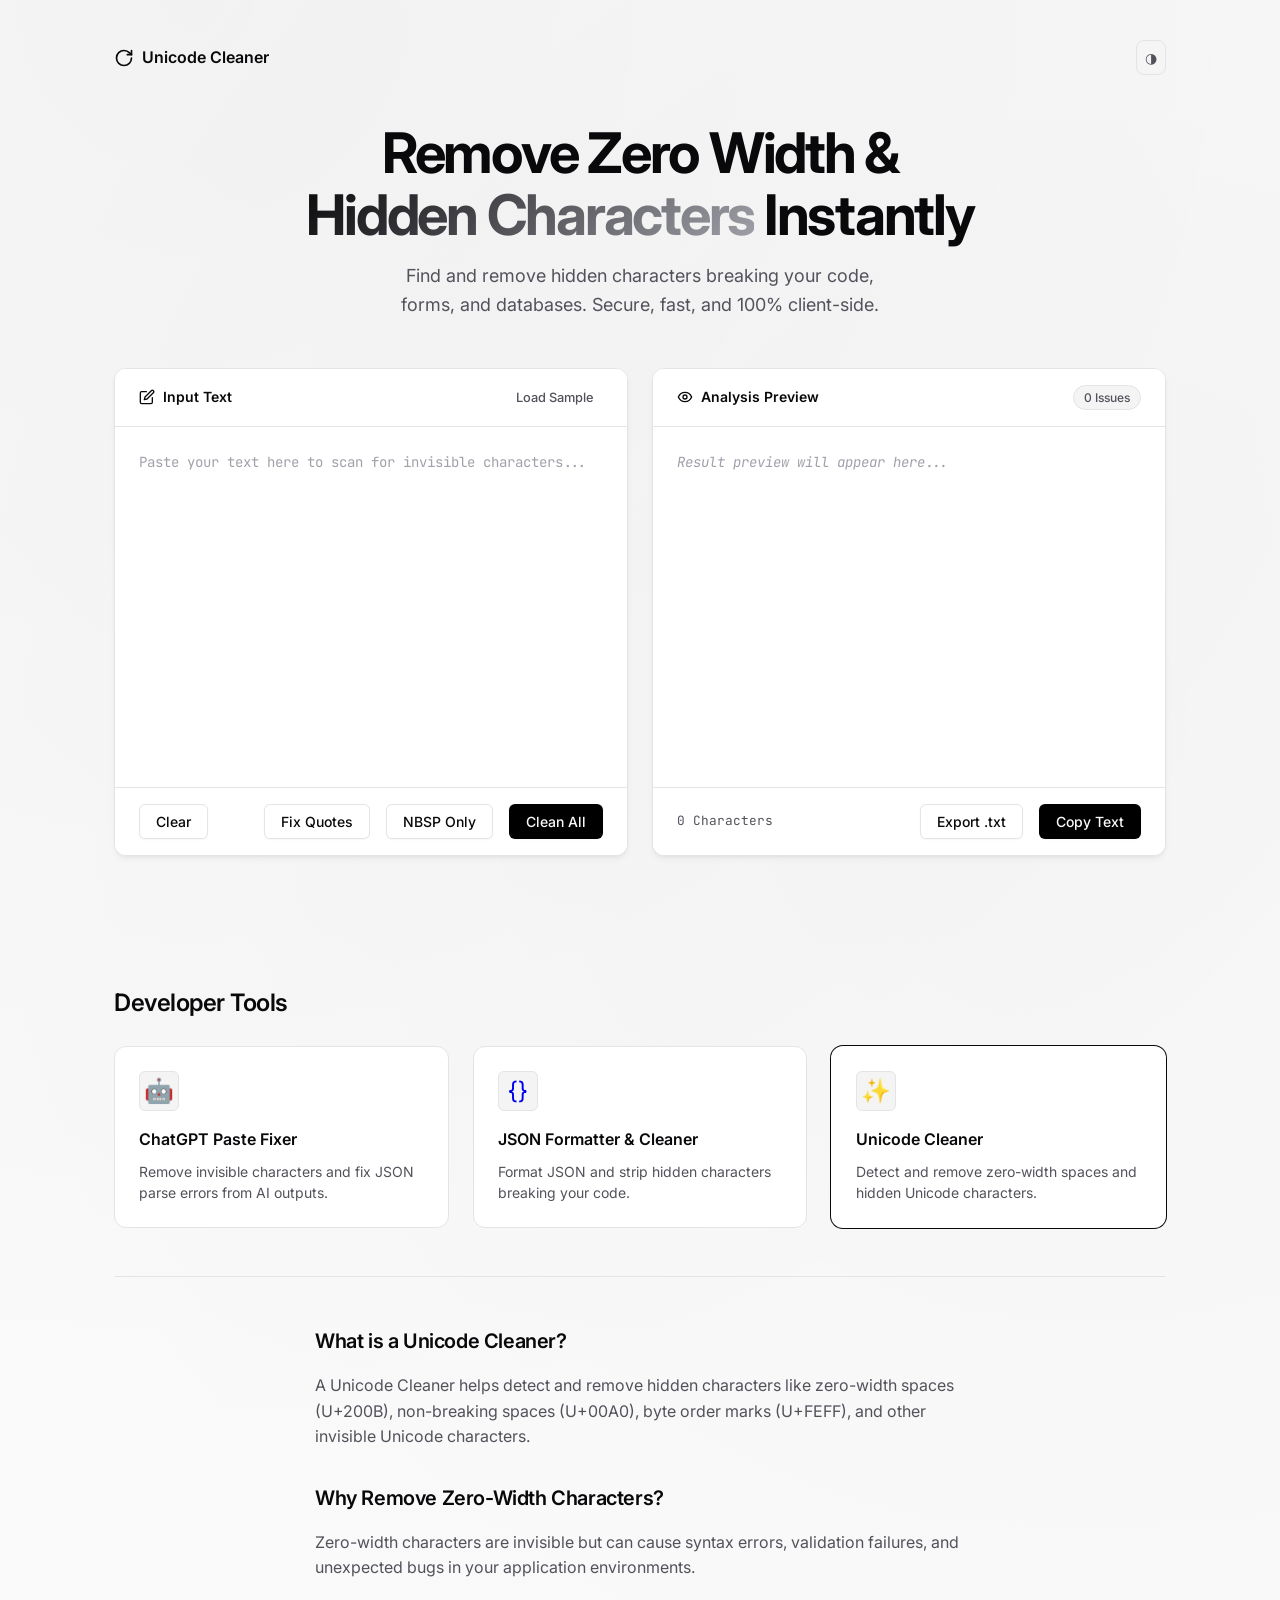
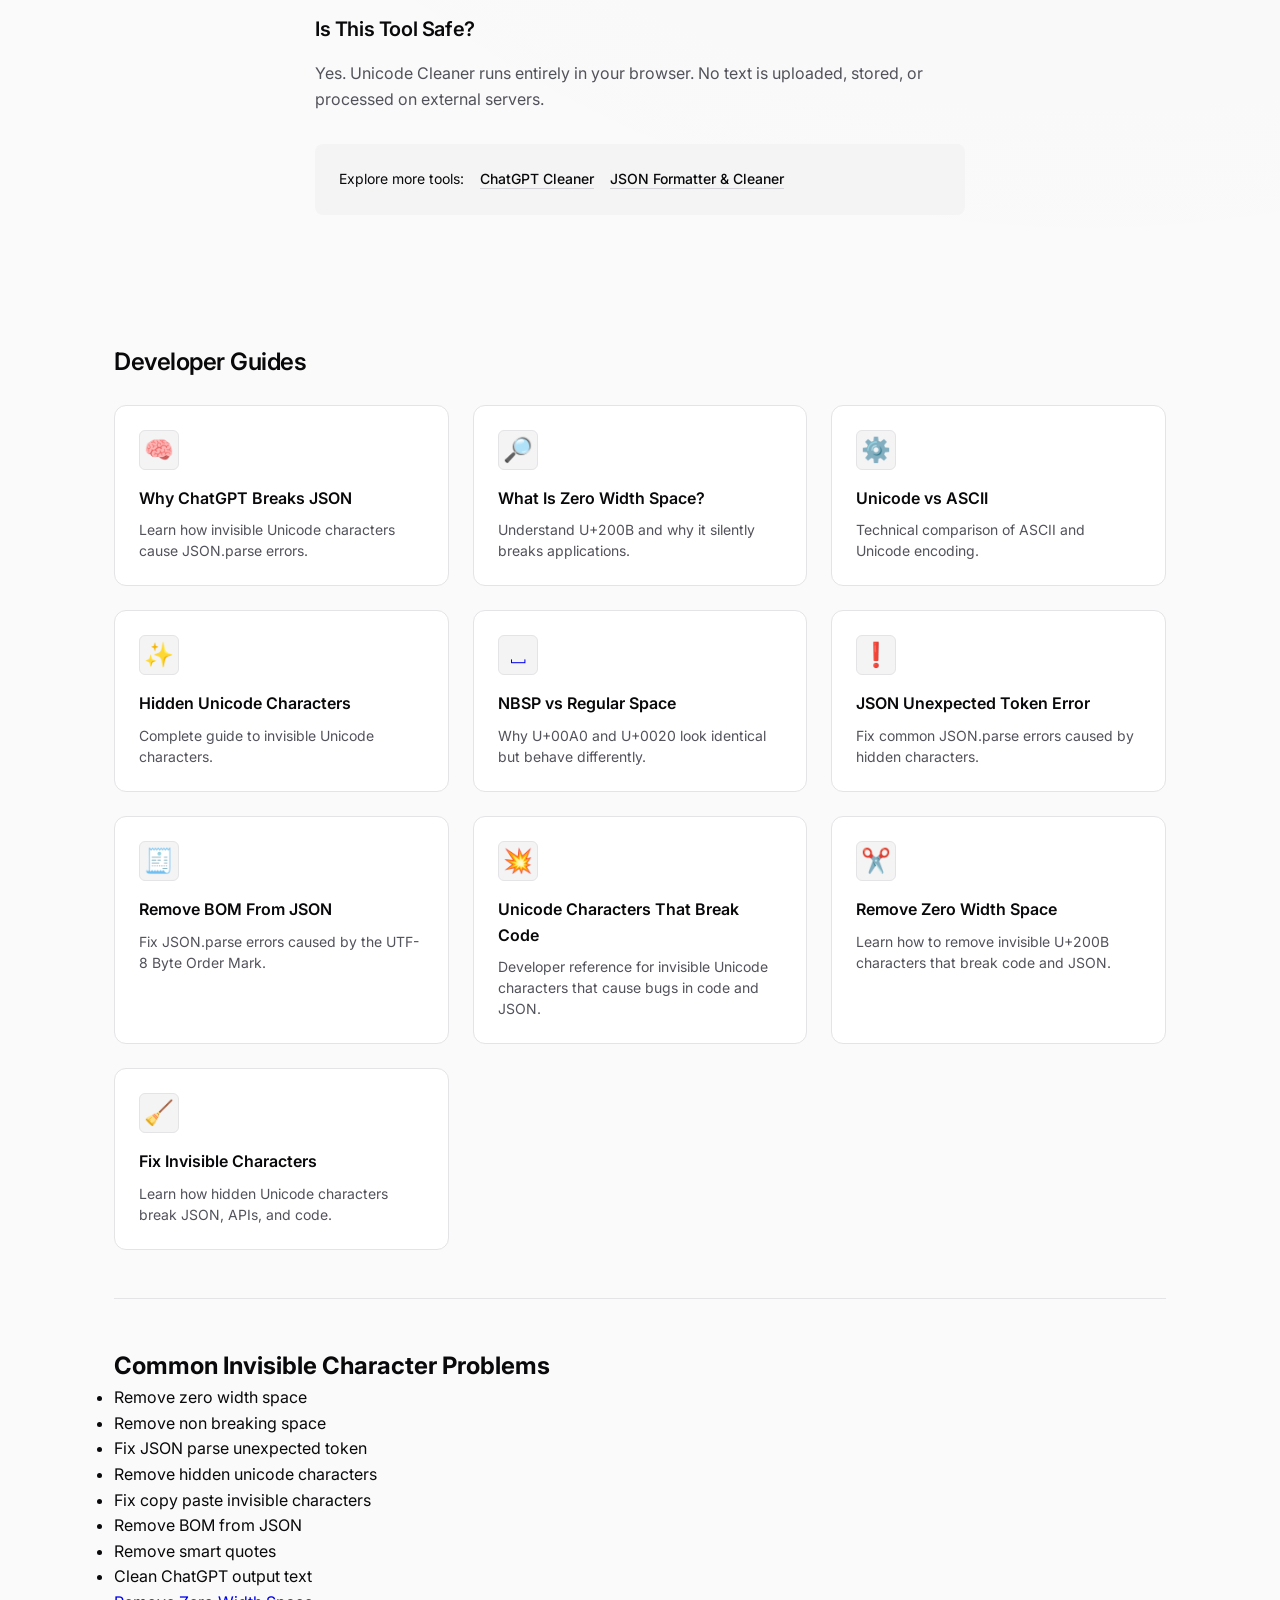
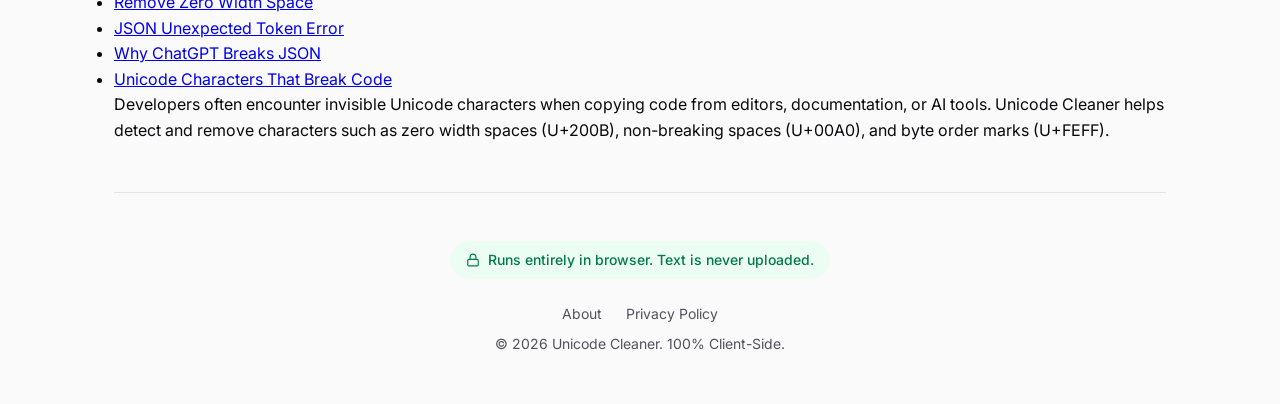
<file: index.html>
<!DOCTYPE html>
<html lang="en">
<head>
    <meta charset="UTF-8">
    <meta name="viewport" content="width=device-width, initial-scale=1.0">
    <script async src="https://pagead2.googlesyndication.com/pagead/js/adsbygoogle.js?client=ca-pub-4917219336887553"
     crossorigin="anonymous"></script>
    <title>Unicode Cleaner – Remove Zero Width Spaces & Hidden Unicode Characters</title>
    <meta name="description" content="Free Unicode Cleaner to remove zero-width spaces, non-breaking spaces (NBSP), BOM and hidden characters instantly. 100% client-side and secure.">
    
    <link rel="preconnect" href="https://fonts.googleapis.com">
    <link rel="preconnect" href="https://fonts.gstatic.com" crossorigin>
    <link href="https://fonts.googleapis.com/css2?family=Inter:wght@400;500;600;700&family=JetBrains+Mono:wght@400;500&display=swap" rel="stylesheet">
    
    <link rel="stylesheet" href="css/style.css?v=2.0">
    <link rel="canonical" href="https://unicodecleaner.online/">
    
    <meta property="og:title" content="Unicode Cleaner – Remove Zero Width & Hidden Characters Instantly">
    <meta property="og:description" content="Detect and remove zero-width spaces, non-breaking spaces, and hidden Unicode characters instantly. 100% client-side and private.">
    <meta property="og:type" content="website">
    <meta property="og:url" content="https://unicodecleaner.online/">
    <meta property="og:image" content="https://unicodecleaner.online/unicode-cleaner-preview.jpg">
    
    <meta name="twitter:card" content="summary_large_image">
    <meta name="twitter:title" content="Unicode Cleaner – Remove Hidden Characters Instantly">
    <meta name="twitter:description" content="Clean zero-width spaces, NBSP, BOM and invisible Unicode characters instantly.">
    <meta name="twitter:image" content="https://unicodecleaner.online/unicode-cleaner-preview.jpg">
    
    <meta name="keywords" content="AI paste fixer, remove zero width space, invisible character remover, clean AI text, hidden unicode cleaner, fix copy paste errors">
    <meta name="author" content="Unicode Cleaner">
    <meta name="theme-color" content="#4f46e5">

    <script type="application/ld+json">
    {
      "@context": "https://schema.org",
      "@type": "SoftwareApplication",
      "name": "Unicode Cleaner",
      "url": "https://unicodecleaner.online/",
      "applicationCategory": "DeveloperApplication",
      "operatingSystem": "Web Browser",
      "description": "Free online Unicode Cleaner to remove zero-width spaces, non-breaking spaces (NBSP), BOM and hidden Unicode characters instantly.",
      "offers": {
        "@type": "Offer",
        "price": "0",
        "priceCurrency": "USD"
      }
    }
    </script>

    <script type="application/ld+json">
    {
     "@context": "https://schema.org",
     "@type": "FAQPage",
     "mainEntity": [
       {
         "@type": "Question",
         "name": "What is a zero width space?",
         "acceptedAnswer": {
           "@type": "Answer",
           "text": "A zero width space (U+200B) is an invisible Unicode character that can break code and JSON parsing."
         }
       },
       {
         "@type": "Question",
         "name": "Why does copying from ChatGPT break my JSON?",
         "acceptedAnswer": {
           "@type": "Answer",
           "text": "Hidden Unicode characters like BOM and zero width spaces may be inserted when copying AI generated text."
         }
       }
     ]
    }
    </script>

    <script async src="https://www.googletagmanager.com/gtag/js?id=G-VF7KJNPYGK"></script>
    <script>
    window.dataLayer = window.dataLayer || [];
    function gtag(){dataLayer.push(arguments);}
    gtag('js', new Date());
    gtag('config', 'G-VF7KJNPYGK');
    </script>
</head>
<body>

<div class="container">

    <nav class="top-nav">
        <div class="nav-brand">
            <svg width="20" height="20" viewBox="0 0 24 24" fill="none" stroke="currentColor" stroke-width="2" stroke-linecap="round" stroke-linejoin="round"><path d="M21 12a9 9 0 1 1-9-9c2.52 0 4.93 1 6.74 2.74L21 8"/><path d="M21 3v5h-5"/></svg>
            Unicode Cleaner
        </div>
        <div class="controls-top">
            <button class="btn-icon" id="themeToggle" aria-label="Toggle Dark Mode">
                <span id="themeIcon">◑</span>
            </button>
        </div>
    </nav>

    <header class="hero">
        <h1>Remove Zero Width & <br><span class="text-gradient">Hidden Characters</span> Instantly</h1>
        <p class="subtitle">Find and remove hidden characters breaking your code, forms, and databases. Secure, fast, and 100% client-side.</p>
    </header>

    <div class="app-grid">
        <div class="card">
            <div class="card-header">
                <div class="card-title">
                    <svg width="16" height="16" viewBox="0 0 24 24" fill="none" stroke="currentColor" stroke-width="2" stroke-linecap="round" stroke-linejoin="round"><path d="M11 4H4a2 2 0 0 0-2 2v14a2 2 0 0 0 2 2h14a2 2 0 0 0 2-2v-7"></path><path d="M18.5 2.5a2.121 2.121 0 0 1 3 3L12 15l-4 1 1-4 9.5-9.5z"></path></svg>
                    Input Text
                </div>
                <button class="btn-ghost" id="loadSampleBtn">Load Sample</button>
            </div>
            <div class="input-wrapper">
                <textarea id="textInput" placeholder="Paste your text here to scan for invisible characters..."></textarea>
            </div>
            <div class="actions-bar">
                <button class="btn-secondary" id="clearBtn">Clear</button>
                <div class="u-flex-1"></div>
                <button class="btn-secondary" id="fixQuotesBtn">Fix Quotes</button>
                <button class="btn-secondary" id="cleanNbspBtn">NBSP Only</button>
                <button class="btn-primary" id="cleanAllBtn">Clean All</button>
            </div>
        </div>

        <div class="card">
            <div class="card-header">
                <div class="card-title">
                    <svg width="16" height="16" viewBox="0 0 24 24" fill="none" stroke="currentColor" stroke-width="2" stroke-linecap="round" stroke-linejoin="round"><path d="M2 12s3-7 10-7 10 7 10 7-3 7-10 7-10-7-10-7Z"></path><circle cx="12" cy="12" r="3"></circle></svg>
                    Analysis Preview
                </div>
                <div class="badge" id="issueBadge">0 Issues</div>
            </div>
            <div class="preview-wrapper" id="previewArea">
                <span class="empty-state is-visible">Result preview will appear here...</span>
            </div>
            <div class="actions-bar">
                <div class="meta-row" id="charCount">0 Characters</div>
                <div class="u-flex-1"></div>
                <button class="btn-secondary" id="exportBtn">Export .txt</button>
                <button class="btn-primary" id="copyBtn">Copy Text</button>
            </div>
        </div>
    </div>

    <div class="stats-panel" id="statsPanel" style="display:none;">
        <div class="stats-header">DETECTION SUMMARY</div>
        <ul class="stats-list" id="statsList"></ul>
    </div>

    <section class="tools-section">
        <h2>Developer Tools</h2>
        <div class="tools-grid">
            <a href="/chatgpt-cleaner.html" class="tool-card">
                <div class="tool-icon">🤖</div>
                <h3>ChatGPT Paste Fixer</h3>
                <p>Remove invisible characters and fix JSON parse errors from AI outputs.</p>
            </a>
            <a href="/json-cleaner.html" class="tool-card">
                <div class="tool-icon">{}</div>
                <h3>JSON Formatter & Cleaner</h3>
                <p>Format JSON and strip hidden characters breaking your code.</p>
            </a>
            <a href="/" class="tool-card active-tool">
                <div class="tool-icon">✨</div>
                <h3>Unicode Cleaner</h3>
                <p>Detect and remove zero-width spaces and hidden Unicode characters.</p>
            </a>
        </div>
    </section>

    <section class="u-section">
        <div class="faq-container">
            <h2>What is a Unicode Cleaner?</h2>
            <p>A Unicode Cleaner helps detect and remove hidden characters like zero-width spaces (U+200B), non-breaking spaces (U+00A0), byte order marks (U+FEFF), and other invisible Unicode characters.</p>

            <h2>Why Remove Zero-Width Characters?</h2>
            <p>Zero-width characters are invisible but can cause syntax errors, validation failures, and unexpected bugs in your application environments.</p>

            <h2>Is This Tool Safe?</h2>
            <p>Yes. Unicode Cleaner runs entirely in your browser. No text is uploaded, stored, or processed on external servers.</p>

            <div class="related-links">
                <span>Explore more tools:</span>
                <a href="/chatgpt-cleaner.html">ChatGPT Cleaner</a>
                <a href="/json-cleaner.html">JSON Formatter & Cleaner</a>
            </div>
        </div>
    </section>

    <section class="tools-section">
<h2>Developer Guides</h2>

<div class="tools-grid">

<a href="/why-chatgpt-breaks-json.html" class="tool-card">
<div class="tool-icon">🧠</div>
<h3>Why ChatGPT Breaks JSON</h3>
<p>Learn how invisible Unicode characters cause JSON.parse errors.</p>
</a>

<a href="/what-is-zero-width-space.html" class="tool-card">
<div class="tool-icon">🔎</div>
<h3>What Is Zero Width Space?</h3>
<p>Understand U+200B and why it silently breaks applications.</p>
</a>

<a href="/unicode-vs-ascii.html" class="tool-card">
<div class="tool-icon">⚙️</div>
<h3>Unicode vs ASCII</h3>
<p>Technical comparison of ASCII and Unicode encoding.</p>
</a>

<a href="/hidden-unicode-characters-explained.html" class="tool-card">
<div class="tool-icon">✨</div>
<h3>Hidden Unicode Characters</h3>
<p>Complete guide to invisible Unicode characters.</p>
</a>

<a href="/nbsp-vs-regular-space.html" class="tool-card">
<div class="tool-icon">⎵</div>
<h3>NBSP vs Regular Space</h3>
<p>Why U+00A0 and U+0020 look identical but behave differently.</p>
</a>

<a href="/json-unexpected-token-error.html" class="tool-card">
<div class="tool-icon">❗</div>
<h3>JSON Unexpected Token Error</h3>
<p>Fix common JSON.parse errors caused by hidden characters.</p>
</a>

<a href="/remove-bom-from-json.html" class="tool-card">
<div class="tool-icon">🧾</div>
<h3>Remove BOM From JSON</h3>
<p>Fix JSON.parse errors caused by the UTF-8 Byte Order Mark.</p>
</a>

<a href="/unicode-characters-that-break-code.html" class="tool-card">
<div class="tool-icon">💥</div>
<h3>Unicode Characters That Break Code</h3>
<p>Developer reference for invisible Unicode characters that cause bugs in code and JSON.</p>
</a>

<a href="/remove-zero-width-space.html" class="tool-card">
<div class="tool-icon">✂️</div>
<h3>Remove Zero Width Space</h3>
<p>Learn how to remove invisible U+200B characters that break code and JSON.</p>
</a>

<a href="/fix-invisible-characters.html" class="tool-card">
<div class="tool-icon">🧹</div>
<h3>Fix Invisible Characters</h3>
<p>Learn how hidden Unicode characters break JSON, APIs, and code.</p>
</a>

</div>
</section>


<section class="u-section">

<h2>Common Invisible Character Problems</h2>

<ul>
<li>Remove zero width space</li>
<li>Remove non breaking space</li>
<li>Fix JSON parse unexpected token</li>
<li>Remove hidden unicode characters</li>
<li>Fix copy paste invisible characters</li>
<li>Remove BOM from JSON</li>
<li>Remove smart quotes</li>
<li>Clean ChatGPT output text</li>
</ul>

<ul>
<li><a href="/remove-zero-width-space.html">Remove Zero Width Space</a></li>
<li><a href="/json-unexpected-token-error.html">JSON Unexpected Token Error</a></li>
<li><a href="/why-chatgpt-breaks-json.html">Why ChatGPT Breaks JSON</a></li>
<li><a href="/unicode-characters-that-break-code.html">Unicode Characters That Break Code</a></li>
</ul>

<p>
Developers often encounter invisible Unicode characters when copying code from editors,
documentation, or AI tools. Unicode Cleaner helps detect and remove characters such as
zero width spaces (U+200B), non-breaking spaces (U+00A0), and byte order marks (U+FEFF).
</p>

</section>

    <footer>
        <div class="privacy-notice">
            <svg width="14" height="14" viewBox="0 0 24 24" fill="none" stroke="currentColor" stroke-width="2" stroke-linecap="round" stroke-linejoin="round"><rect x="3" y="11" width="18" height="11" rx="2" ry="2"></rect><path d="M7 11V7a5 5 0 0 1 10 0v4"></path></svg>
            Runs entirely in browser. Text is never uploaded.
        </div>
        <div class="footer-links">
            <a href="/about.html">About</a>
            <a href="/privacy.html">Privacy Policy</a>
        </div>
        <div class="copyright u-mt-1">
            &copy; 2026 Unicode Cleaner. 100% Client-Side.
        </div>
    </footer>

</div>

<div class="toast" id="toast">Copied to clipboard!</div>
<script src="js/app.js?v=1.1"></script>

</body>
</html>
</file>
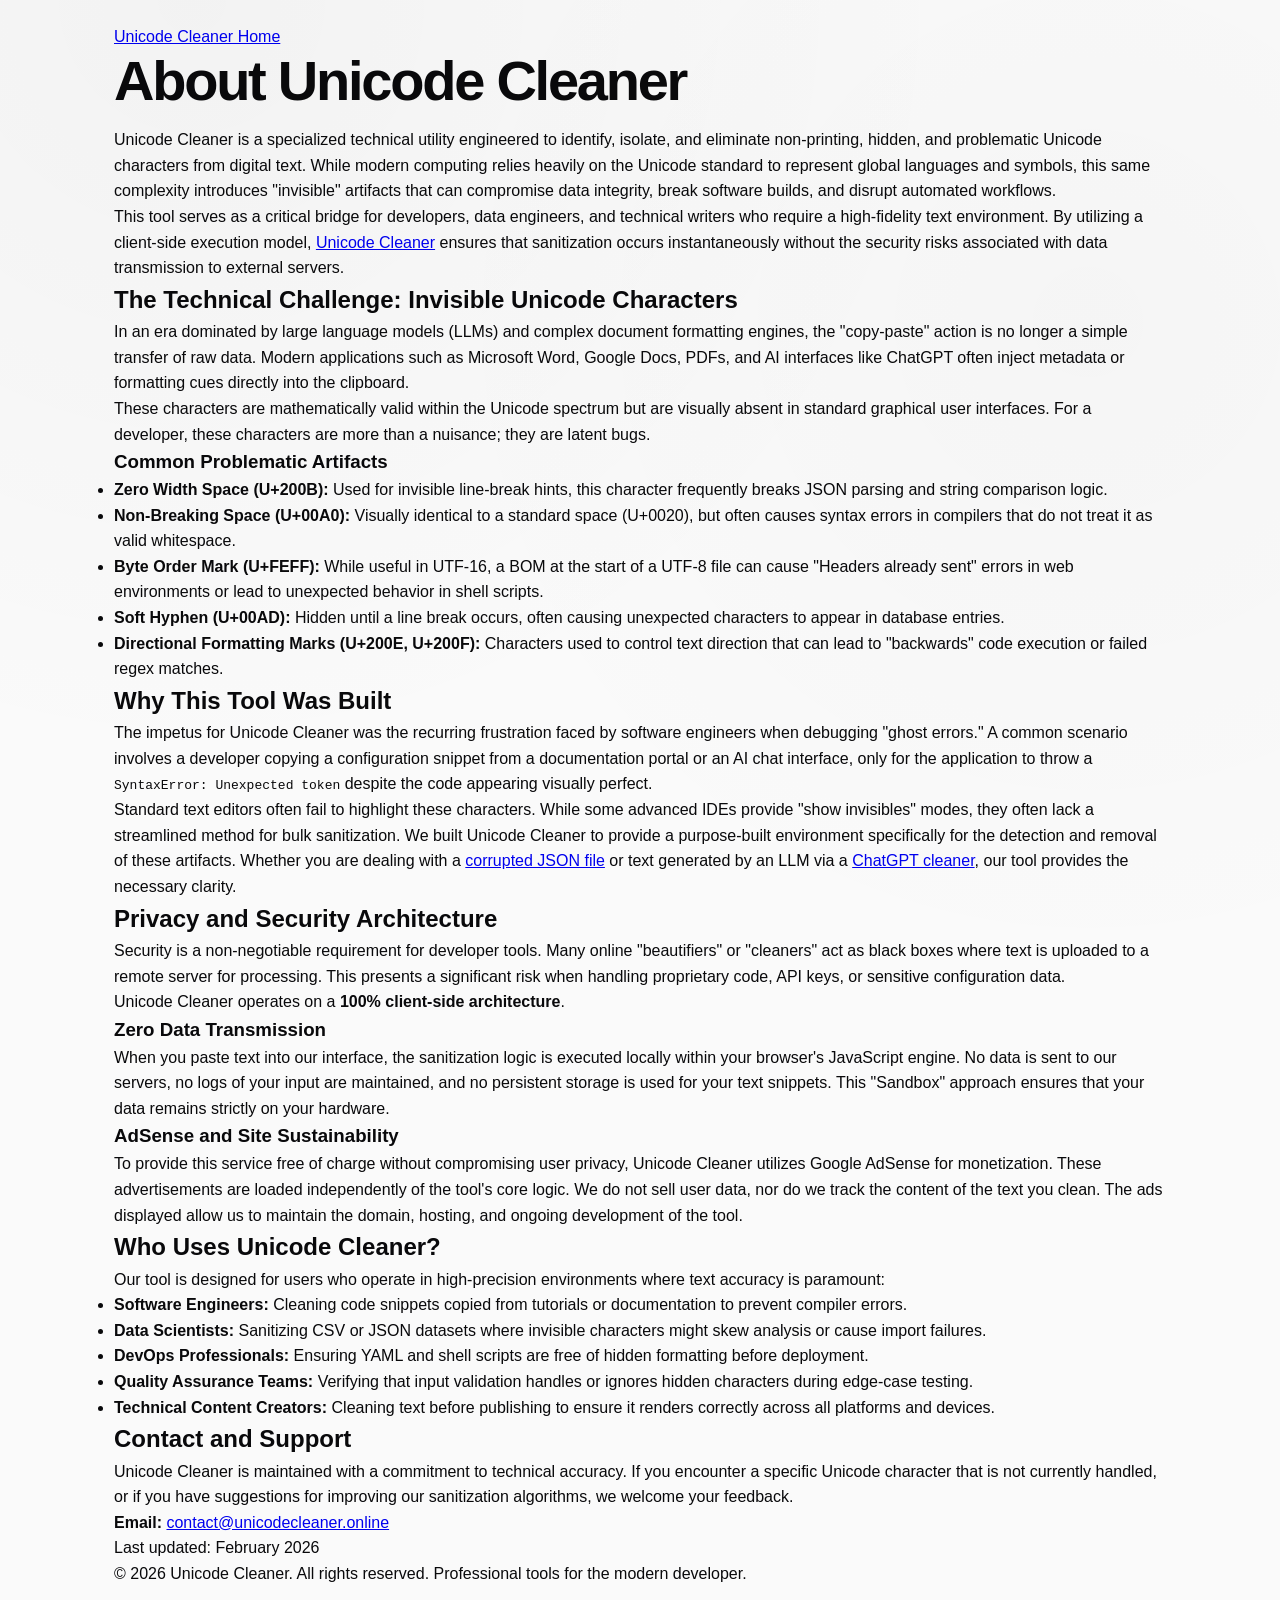
<file: about.html>
<!DOCTYPE html>
<html lang="en">
<head>

<meta charset="UTF-8">
<meta name="viewport" content="width=device-width, initial-scale=1.0">

<title>About Unicode Cleaner – Developer Tool for Removing Hidden Unicode Characters</title>

<meta name="description" content="Learn about Unicode Cleaner, a privacy-focused developer tool for removing zero-width spaces, BOM, and hidden Unicode characters. 100% client-side.">

<link rel="canonical" href="https://unicodecleaner.online/about.html">

<meta property="og:type" content="website">
<meta property="og:url" content="https://unicodecleaner.online/about.html">
<meta property="og:title" content="About Unicode Cleaner – Developer Tool for Removing Hidden Unicode Characters">
<meta property="og:description" content="Learn about Unicode Cleaner, a privacy-focused developer tool for removing zero-width spaces, BOM, and hidden Unicode characters. 100% client-side.">
<meta property="og:image" content="https://unicodecleaner.online/unicode-cleaner-preview.jpg">

<meta name="twitter:card" content="summary_large_image">
<meta name="twitter:url" content="https://unicodecleaner.online/about.html">
<meta name="twitter:title" content="About Unicode Cleaner – Developer Tool for Removing Hidden Unicode Characters">
<meta name="twitter:description" content="Learn about Unicode Cleaner, a privacy-focused developer tool for removing zero-width spaces, BOM, and hidden Unicode characters. 100% client-side.">
<meta name="twitter:image" content="https://unicodecleaner.online/unicode-cleaner-preview.jpg">

<link rel="stylesheet" href="css/style.css">
<meta name="theme-color" content="#4f46e5">

</head>
<body>

<div class="container">

<header>
    <nav>
        <a href="/">Unicode Cleaner Home</a>
    </nav>
</header>

<main>
<!-- KEEP YOUR EXISTING CONTENT EXACTLY HERE -->
    <h1>About Unicode Cleaner</h1>

    <p>
        Unicode Cleaner is a specialized technical utility engineered to identify, isolate, and eliminate non-printing, hidden, and problematic Unicode characters from digital text. While modern computing relies heavily on the Unicode standard to represent global languages and symbols, this same complexity introduces "invisible" artifacts that can compromise data integrity, break software builds, and disrupt automated workflows.
    </p>

    <p>
        This tool serves as a critical bridge for developers, data engineers, and technical writers who require a high-fidelity text environment. By utilizing a client-side execution model, <a href="/">Unicode Cleaner</a> ensures that sanitization occurs instantaneously without the security risks associated with data transmission to external servers.
    </p>

    <h2>The Technical Challenge: Invisible Unicode Characters</h2>
    
    <p>
        In an era dominated by large language models (LLMs) and complex document formatting engines, the "copy-paste" action is no longer a simple transfer of raw data. Modern applications such as Microsoft Word, Google Docs, PDFs, and AI interfaces like ChatGPT often inject metadata or formatting cues directly into the clipboard.
    </p>

    <p>
        These characters are mathematically valid within the Unicode spectrum but are visually absent in standard graphical user interfaces. For a developer, these characters are more than a nuisance; they are latent bugs.
    </p>

    <h3>Common Problematic Artifacts</h3>
    <ul>
        <li><strong>Zero Width Space (U+200B):</strong> Used for invisible line-break hints, this character frequently breaks JSON parsing and string comparison logic.</li>
        <li><strong>Non-Breaking Space (U+00A0):</strong> Visually identical to a standard space (U+0020), but often causes syntax errors in compilers that do not treat it as valid whitespace.</li>
        <li><strong>Byte Order Mark (U+FEFF):</strong> While useful in UTF-16, a BOM at the start of a UTF-8 file can cause "Headers already sent" errors in web environments or lead to unexpected behavior in shell scripts.</li>
        <li><strong>Soft Hyphen (U+00AD):</strong> Hidden until a line break occurs, often causing unexpected characters to appear in database entries.</li>
        <li><strong>Directional Formatting Marks (U+200E, U+200F):</strong> Characters used to control text direction that can lead to "backwards" code execution or failed regex matches.</li>
    </ul>

    <h2>Why This Tool Was Built</h2>
    
    <p>
        The impetus for Unicode Cleaner was the recurring frustration faced by software engineers when debugging "ghost errors." A common scenario involves a developer copying a configuration snippet from a documentation portal or an AI chat interface, only for the application to throw a <code>SyntaxError: Unexpected token</code> despite the code appearing visually perfect.
    </p>

    <p>
        Standard text editors often fail to highlight these characters. While some advanced IDEs provide "show invisibles" modes, they often lack a streamlined method for bulk sanitization. We built Unicode Cleaner to provide a purpose-built environment specifically for the detection and removal of these artifacts. Whether you are dealing with a <a href="/json-cleaner.html">corrupted JSON file</a> or text generated by an LLM via a <a href="/chatgpt-cleaner.html">ChatGPT cleaner</a>, our tool provides the necessary clarity.
    </p>

    <h2>Privacy and Security Architecture</h2>
    
    <p>
        Security is a non-negotiable requirement for developer tools. Many online "beautifiers" or "cleaners" act as black boxes where text is uploaded to a remote server for processing. This presents a significant risk when handling proprietary code, API keys, or sensitive configuration data.
    </p>

    <p>
        Unicode Cleaner operates on a <strong>100% client-side architecture</strong>.
    </p>

    <h3>Zero Data Transmission</h3>
    <p>
        When you paste text into our interface, the sanitization logic is executed locally within your browser's JavaScript engine. No data is sent to our servers, no logs of your input are maintained, and no persistent storage is used for your text snippets. This "Sandbox" approach ensures that your data remains strictly on your hardware.
    </p>

    <h3>AdSense and Site Sustainability</h3>
    <p>
        To provide this service free of charge without compromising user privacy, Unicode Cleaner utilizes Google AdSense for monetization. These advertisements are loaded independently of the tool's core logic. We do not sell user data, nor do we track the content of the text you clean. The ads displayed allow us to maintain the domain, hosting, and ongoing development of the tool.
    </p>

    <h2>Who Uses Unicode Cleaner?</h2>

    <p>
        Our tool is designed for users who operate in high-precision environments where text accuracy is paramount:
    </p>

    <ul>
        <li><strong>Software Engineers:</strong> Cleaning code snippets copied from tutorials or documentation to prevent compiler errors.</li>
        <li><strong>Data Scientists:</strong> Sanitizing CSV or JSON datasets where invisible characters might skew analysis or cause import failures.</li>
        <li><strong>DevOps Professionals:</strong> Ensuring YAML and shell scripts are free of hidden formatting before deployment.</li>
        <li><strong>Quality Assurance Teams:</strong> Verifying that input validation handles or ignores hidden characters during edge-case testing.</li>
        <li><strong>Technical Content Creators:</strong> Cleaning text before publishing to ensure it renders correctly across all platforms and devices.</li>
    </ul>

    <h2>Contact and Support</h2>
    
    <div class="contact-box">
        <p>
            Unicode Cleaner is maintained with a commitment to technical accuracy. If you encounter a specific Unicode character that is not currently handled, or if you have suggestions for improving our sanitization algorithms, we welcome your feedback.
        </p>
        <p>
            <strong>Email:</strong> <a href="mailto:contact@unicodecleaner.online">contact@unicodecleaner.online</a>
        </p>
    </div>

    <p class="footer-note">
        Last updated: February 2026<br>
        &copy; 2026 Unicode Cleaner. All rights reserved. Professional tools for the modern developer.
    </p>
</main>
</div>

</body>
</html>
</file>
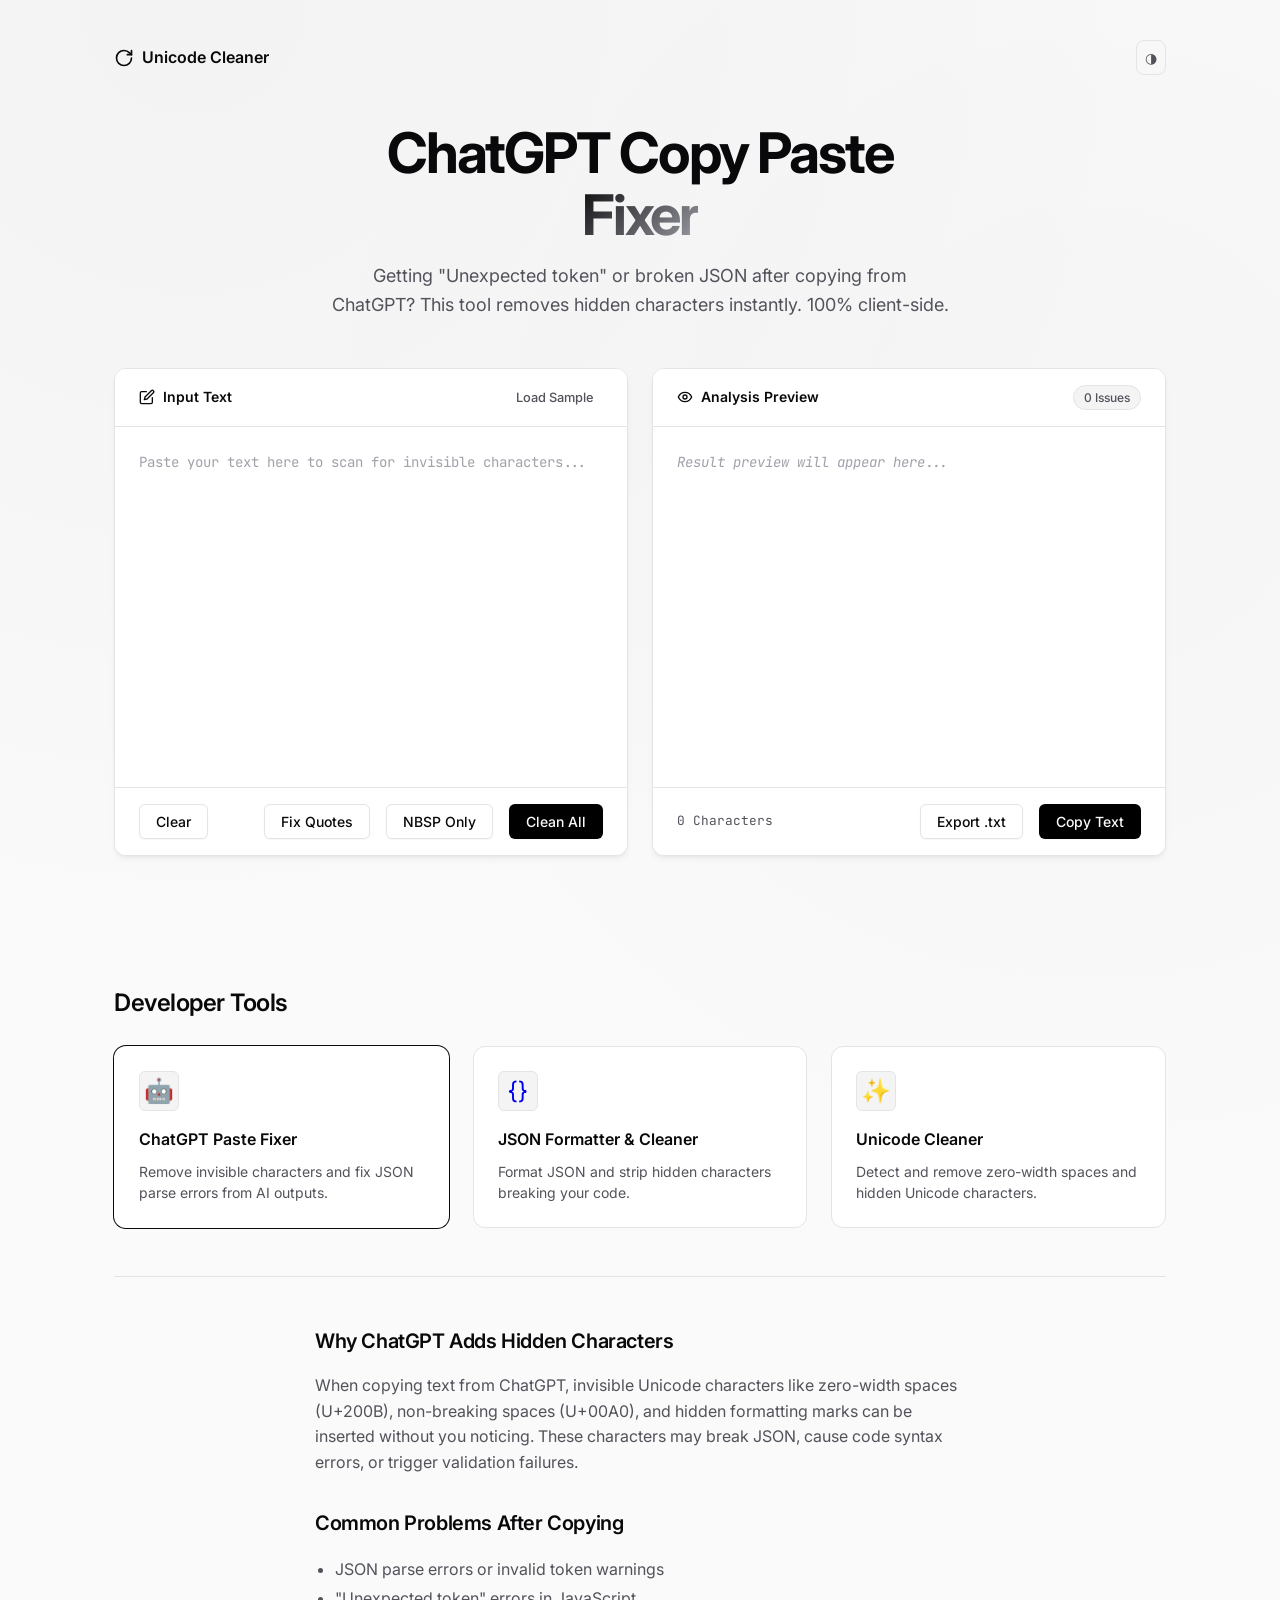
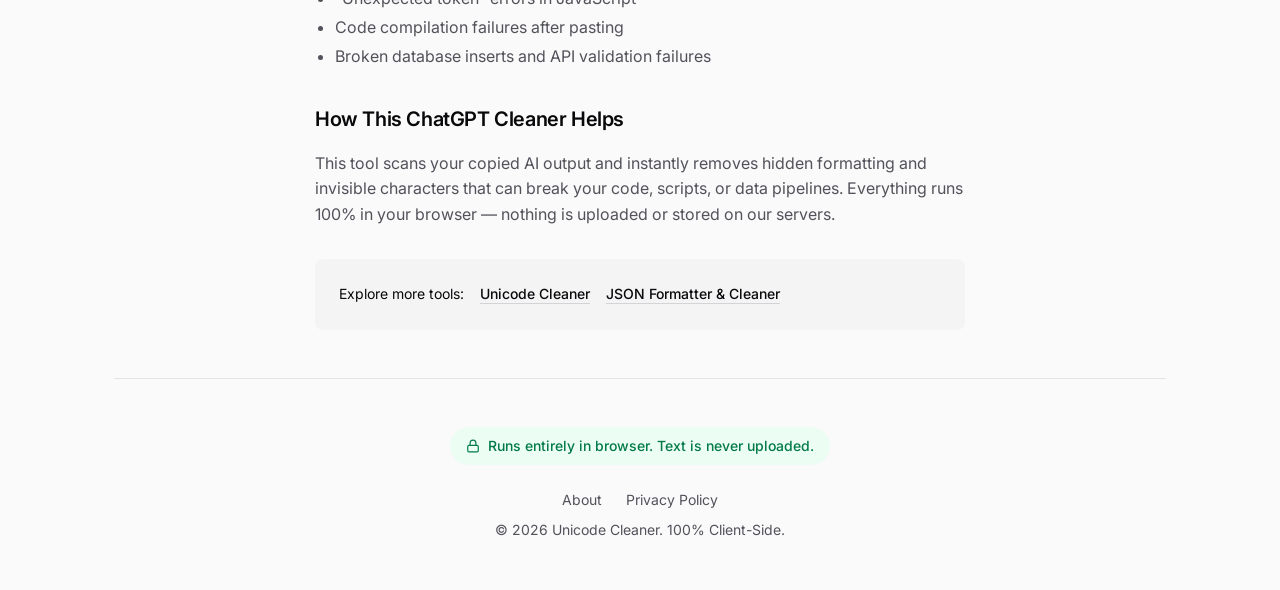
<file: chatgpt-cleaner.html>
<!DOCTYPE html>
<html lang="en">
<head>
    <meta charset="UTF-8">
    <meta name="viewport" content="width=device-width, initial-scale=1.0">
    <title>ChatGPT Copy Paste Fixer – Remove Hidden Characters & JSON Errors</title>
    <meta name="description" content="Fix ChatGPT copy paste errors like 'Unexpected token' or JSON parse errors. Remove invisible Unicode characters, zero-width spaces, BOM, and hidden formatting instantly. 100% private and browser-based.">
    
    <link rel="preconnect" href="https://fonts.googleapis.com">
    <link rel="preconnect" href="https://fonts.gstatic.com" crossorigin>
    <link href="https://fonts.googleapis.com/css2?family=Inter:wght@400;500;600;700&family=JetBrains+Mono:wght@400;500&display=swap" rel="stylesheet">
    
    <link rel="canonical" href="https://unicodecleaner.online/chatgpt-cleaner.html">
    <link rel="stylesheet" href="css/style.css?v=2.0">
    
    <meta property="og:title" content="ChatGPT Copy Paste Fixer – Remove Hidden Characters Instantly">
    <meta property="og:description" content="Fix ChatGPT copy paste errors instantly. Remove zero-width spaces, BOM, and hidden Unicode characters. 100% client-side.">
    <meta property="og:type" content="website">
    <meta property="og:url" content="https://unicodecleaner.online/chatgpt-cleaner.html">
    <meta property="og:image" content="https://unicodecleaner.online/unicode-cleaner-preview.jpg">

    <meta name="twitter:card" content="summary_large_image">
    <meta name="twitter:title" content="ChatGPT Copy Paste Fixer – Remove Hidden Characters Instantly">
    <meta name="twitter:description" content="Fix ChatGPT copy paste errors instantly. Remove hidden Unicode characters that break JSON and code.">
    <meta name="twitter:image" content="https://unicodecleaner.online/unicode-cleaner-preview.jpg">
    
    <meta name="keywords" content="AI paste fixer, remove zero width space, invisible character remover, clean AI text, hidden unicode cleaner, fix copy paste errors">
    <meta name="author" content="UnicodeCleaner.online">
    <meta name="theme-color" content="#4f46e5">
    
    <script type="application/ld+json">
    {
      "@context": "https://schema.org",
      "@type": "SoftwareApplication",
      "name": "ChatGPT Copy Paste Fixer",
      "url": "https://unicodecleaner.online/chatgpt-cleaner.html",
      "applicationCategory": "DeveloperApplication",
      "operatingSystem": "Web Browser",
      "description": "Free ChatGPT Copy Paste Fixer to remove zero-width spaces, BOM, and hidden Unicode characters that break JSON and code.",
      "offers": {
        "@type": "Offer",
        "price": "0",
        "priceCurrency": "USD"
      }
    }
    </script>
    
    <script async src="https://www.googletagmanager.com/gtag/js?id=G-VF7KJNPYGK"></script>
    <script>
      window.dataLayer = window.dataLayer || [];
      function gtag(){dataLayer.push(arguments);}
      gtag('js', new Date());
      gtag('config', 'G-VF7KJNPYGK');
    </script>
</head>
<body>

<div class="container">

    <nav class="top-nav">
        <div class="nav-brand">
            <svg width="20" height="20" viewBox="0 0 24 24" fill="none" stroke="currentColor" stroke-width="2" stroke-linecap="round" stroke-linejoin="round"><path d="M21 12a9 9 0 1 1-9-9c2.52 0 4.93 1 6.74 2.74L21 8"/><path d="M21 3v5h-5"/></svg>
            Unicode Cleaner
        </div>
        <div class="controls-top">
            <button class="btn-icon" id="themeToggle" aria-label="Toggle Dark Mode">
                <span id="themeIcon">◑</span>
            </button>
        </div>
    </nav>

    <header class="hero">
        <h1>ChatGPT Copy Paste <br><span class="text-gradient">Fixer</span></h1>
        <p class="subtitle">Getting "Unexpected token" or broken JSON after copying from ChatGPT? This tool removes hidden characters instantly. 100% client-side.</p>
    </header>

    <div class="app-grid">
        <div class="card">
            <div class="card-header">
                <div class="card-title">
                    <svg width="16" height="16" viewBox="0 0 24 24" fill="none" stroke="currentColor" stroke-width="2" stroke-linecap="round" stroke-linejoin="round"><path d="M11 4H4a2 2 0 0 0-2 2v14a2 2 0 0 0 2 2h14a2 2 0 0 0 2-2v-7"></path><path d="M18.5 2.5a2.121 2.121 0 0 1 3 3L12 15l-4 1 1-4 9.5-9.5z"></path></svg>
                    Input Text
                </div>
                <button class="btn-ghost" id="loadSampleBtn">Load Sample</button>
            </div>
            <div class="input-wrapper">
                <textarea id="textInput" placeholder="Paste your text here to scan for invisible characters..."></textarea>
            </div>
            <div class="actions-bar">
                <button class="btn-secondary" id="clearBtn">Clear</button>
                <div class="u-flex-1"></div>
                <button class="btn-secondary" id="fixQuotesBtn">Fix Quotes</button>
                <button class="btn-secondary" id="cleanNbspBtn">NBSP Only</button>
                <button class="btn-primary" id="cleanAllBtn">Clean All</button>
            </div>
        </div>

        <div class="card">
            <div class="card-header">
                <div class="card-title">
                    <svg width="16" height="16" viewBox="0 0 24 24" fill="none" stroke="currentColor" stroke-width="2" stroke-linecap="round" stroke-linejoin="round"><path d="M2 12s3-7 10-7 10 7 10 7-3 7-10 7-10-7-10-7Z"></path><circle cx="12" cy="12" r="3"></circle></svg>
                    Analysis Preview
                </div>
                <div class="badge" id="issueBadge">0 Issues</div>
            </div>
            <div class="preview-wrapper" id="previewArea">
                <span class="empty-state is-visible">Result preview will appear here...</span>
            </div>
            <div class="actions-bar">
                <div class="meta-row" id="charCount">0 Characters</div>
                <div class="u-flex-1"></div>
                <button class="btn-secondary" id="exportBtn">Export .txt</button>
                <button class="btn-primary" id="copyBtn">Copy Text</button>
            </div>
        </div>
    </div>

    <div class="stats-panel" id="statsPanel" style="display:none;">
        <div class="stats-header">DETECTION SUMMARY</div>
        <ul class="stats-list" id="statsList"></ul>
    </div>

    <section class="tools-section">
        <h2>Developer Tools</h2>
        <div class="tools-grid">
            <a href="/chatgpt-cleaner.html" class="tool-card active-tool">
                <div class="tool-icon">🤖</div>
                <h3>ChatGPT Paste Fixer</h3>
                <p>Remove invisible characters and fix JSON parse errors from AI outputs.</p>
            </a>
            <a href="/json-cleaner.html" class="tool-card">
                <div class="tool-icon">{}</div>
                <h3>JSON Formatter & Cleaner</h3>
                <p>Format JSON and strip hidden characters breaking your code.</p>
            </a>
            <a href="/" class="tool-card">
                <div class="tool-icon">✨</div>
                <h3>Unicode Cleaner</h3>
                <p>Detect and remove zero-width spaces and hidden Unicode characters.</p>
            </a>
        </div>
    </section>

    <section class="u-section">
        <div class="faq-container">
            <h2>Why ChatGPT Adds Hidden Characters</h2>
            <p>When copying text from ChatGPT, invisible Unicode characters like zero-width spaces (U+200B), non-breaking spaces (U+00A0), and hidden formatting marks can be inserted without you noticing. These characters may break JSON, cause code syntax errors, or trigger validation failures.</p>

            <h2>Common Problems After Copying</h2>
            <ul style="color: var(--text-muted); padding-left: 1.25rem; margin-bottom: var(--space-3); line-height: 1.8;">
                <li>JSON parse errors or invalid token warnings</li>
                <li>"Unexpected token" errors in JavaScript</li>
                <li>Code compilation failures after pasting</li>
                <li>Broken database inserts and API validation failures</li>
            </ul>

            <h2>How This ChatGPT Cleaner Helps</h2>
            <p>This tool scans your copied AI output and instantly removes hidden formatting and invisible characters that can break your code, scripts, or data pipelines. Everything runs 100% in your browser — nothing is uploaded or stored on our servers.</p>

            <div class="related-links">
                <span>Explore more tools:</span>
                <a href="/">Unicode Cleaner</a>
                <a href="/json-cleaner.html">JSON Formatter & Cleaner</a>
            </div>
        </div>
    </section>

    <footer>
        <div class="privacy-notice">
            <svg width="14" height="14" viewBox="0 0 24 24" fill="none" stroke="currentColor" stroke-width="2" stroke-linecap="round" stroke-linejoin="round"><rect x="3" y="11" width="18" height="11" rx="2" ry="2"></rect><path d="M7 11V7a5 5 0 0 1 10 0v4"></path></svg>
            Runs entirely in browser. Text is never uploaded.
        </div>
        <div class="footer-links">
            <a href="/about.html">About</a>
            <a href="/privacy.html">Privacy Policy</a>
        </div>
        <div class="copyright u-mt-1">
            &copy; 2026 Unicode Cleaner. 100% Client-Side.
        </div>
    </footer>

</div>

<div class="toast" id="toast">Copied to clipboard!</div>
<script src="js/app.js?v=1.1"></script>

</body>
</html>
</file>
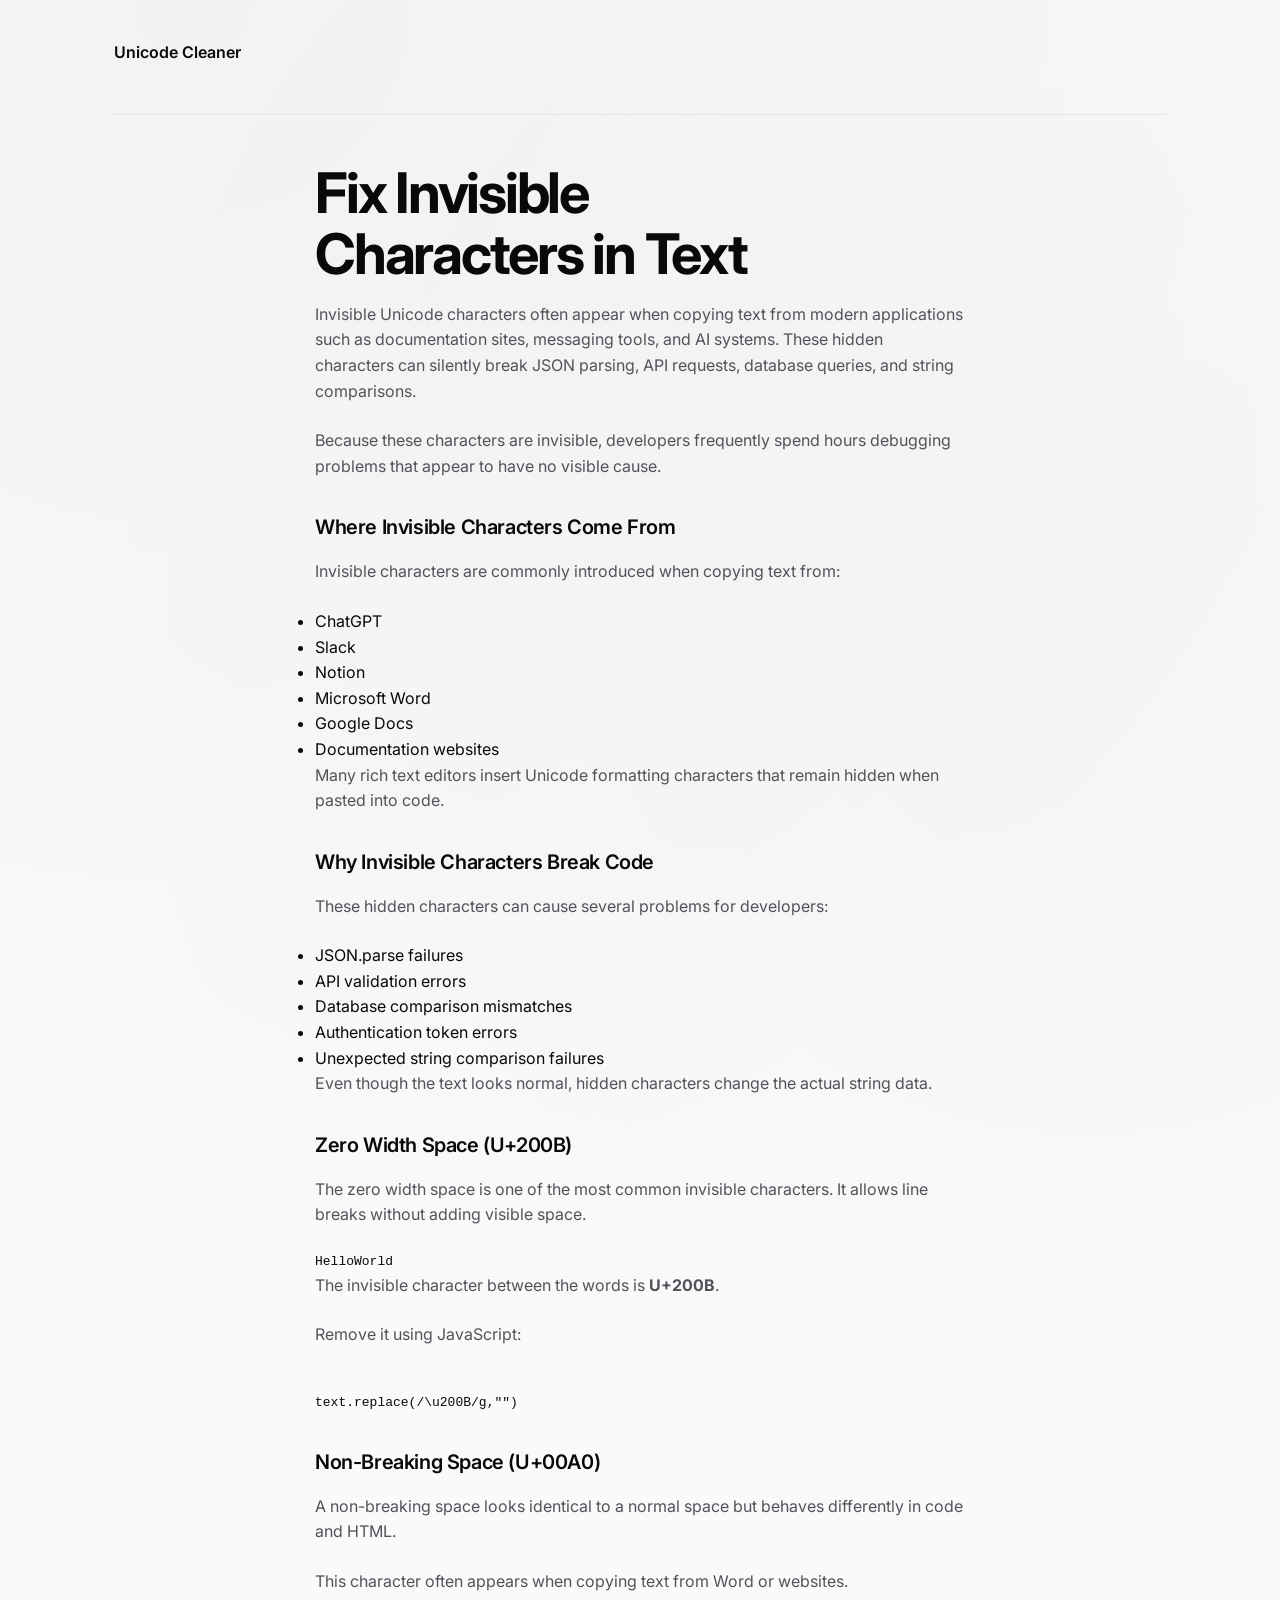
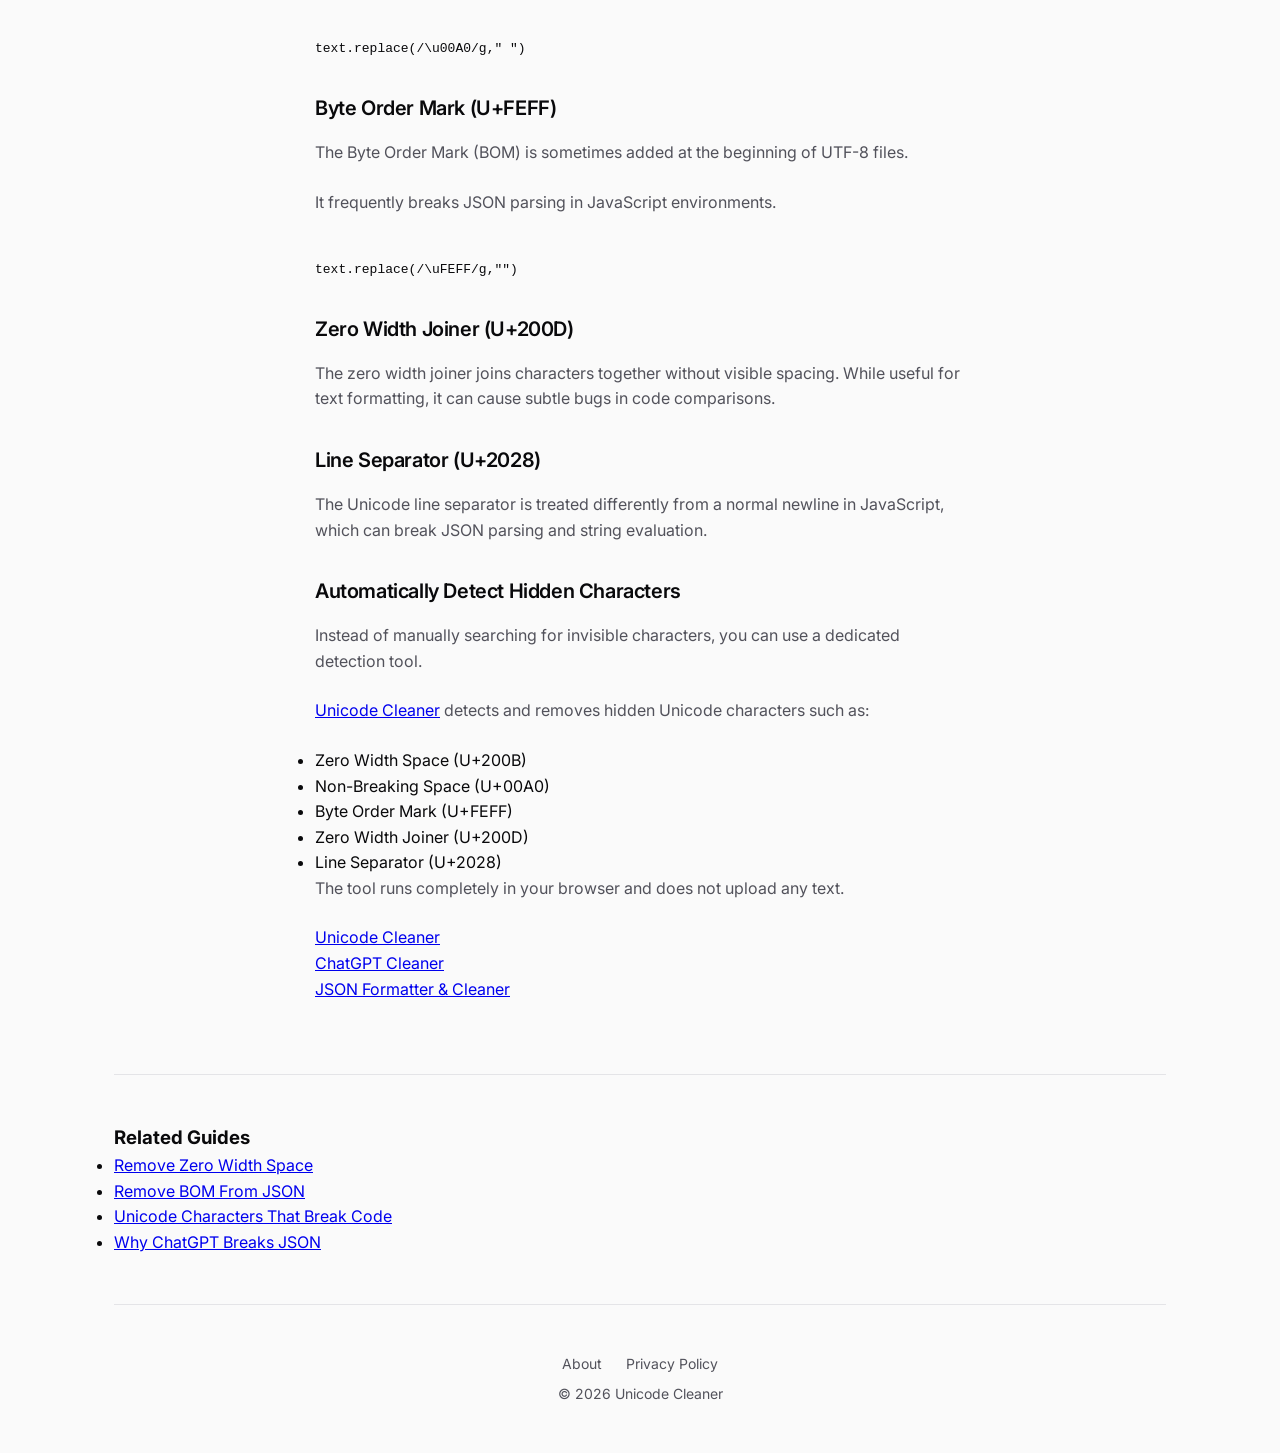
<file: fix-invisible-characters.html>
<!DOCTYPE html>
<html lang="en">
<head>
<meta charset="UTF-8">
<meta name="viewport" content="width=device-width, initial-scale=1.0">

<title>Fix Invisible Characters in Text | Unicode Cleaner</title>

<meta name="description" content="Fix invisible Unicode characters that break JSON.parse, APIs, and databases. Learn how to remove zero width spaces, NBSP, BOM, and other hidden characters.">

<link rel="canonical" href="https://unicodecleaner.online/fix-invisible-characters.html">

<meta property="og:type" content="article">
<meta property="og:url" content="https://unicodecleaner.online/fix-invisible-characters.html">
<meta property="og:title" content="Fix Invisible Characters in Text">
<meta property="og:description" content="Learn how to detect and remove invisible Unicode characters breaking your code.">
<meta property="og:image" content="https://unicodecleaner.online/unicode-cleaner-preview.jpg">

<meta name="twitter:card" content="summary_large_image">
<meta name="twitter:title" content="Fix Invisible Characters in Text">
<meta name="twitter:description" content="Remove zero width spaces, BOM and hidden Unicode characters that break code.">
<meta name="twitter:image" content="https://unicodecleaner.online/unicode-cleaner-preview.jpg">

<link rel="preconnect" href="https://fonts.googleapis.com">
<link rel="preconnect" href="https://fonts.gstatic.com" crossorigin>

<link href="https://fonts.googleapis.com/css2?family=Inter:wght@400;500;600;700&family=JetBrains+Mono:wght@400;500&display=swap" rel="stylesheet">

<link rel="stylesheet" href="css/style.css?v=2.0">

<meta name="theme-color" content="#4f46e5">
</head>

<body>

<div class="container">

<nav class="top-nav">
<div class="nav-brand">
<a href="/" style="text-decoration:none;color:inherit;">Unicode Cleaner</a>
</div>
</nav>

<section class="u-section">
<div class="faq-container">

<h1>Fix Invisible Characters in Text</h1>

<p>Invisible Unicode characters often appear when copying text from modern applications such as documentation sites, messaging tools, and AI systems. These hidden characters can silently break JSON parsing, API requests, database queries, and string comparisons.</p>

<p>Because these characters are invisible, developers frequently spend hours debugging problems that appear to have no visible cause.</p>

<h2>Where Invisible Characters Come From</h2>

<p>Invisible characters are commonly introduced when copying text from:</p>

<ul>
<li>ChatGPT</li>
<li>Slack</li>
<li>Notion</li>
<li>Microsoft Word</li>
<li>Google Docs</li>
<li>Documentation websites</li>
</ul>

<p>Many rich text editors insert Unicode formatting characters that remain hidden when pasted into code.</p>

<h2>Why Invisible Characters Break Code</h2>

<p>These hidden characters can cause several problems for developers:</p>

<ul>
<li>JSON.parse failures</li>
<li>API validation errors</li>
<li>Database comparison mismatches</li>
<li>Authentication token errors</li>
<li>Unexpected string comparison failures</li>
</ul>

<p>Even though the text looks normal, hidden characters change the actual string data.</p>

<h2>Zero Width Space (U+200B)</h2>

<p>The zero width space is one of the most common invisible characters. It allows line breaks without adding visible space.</p>

<pre><code>Hello​World</code></pre>

<p>The invisible character between the words is <strong>U+200B</strong>.</p>

<p>Remove it using JavaScript:</p>

<pre><code>
text.replace(/\u200B/g,"")
</code></pre>

<h2>Non-Breaking Space (U+00A0)</h2>

<p>A non-breaking space looks identical to a normal space but behaves differently in code and HTML.</p>

<p>This character often appears when copying text from Word or websites.</p>

<pre><code>
text.replace(/\u00A0/g," ")
</code></pre>

<h2>Byte Order Mark (U+FEFF)</h2>

<p>The Byte Order Mark (BOM) is sometimes added at the beginning of UTF-8 files.</p>

<p>It frequently breaks JSON parsing in JavaScript environments.</p>

<pre><code>
text.replace(/\uFEFF/g,"")
</code></pre>

<h2>Zero Width Joiner (U+200D)</h2>

<p>The zero width joiner joins characters together without visible spacing. While useful for text formatting, it can cause subtle bugs in code comparisons.</p>

<h2>Line Separator (U+2028)</h2>

<p>The Unicode line separator is treated differently from a normal newline in JavaScript, which can break JSON parsing and string evaluation.</p>

<h2>Automatically Detect Hidden Characters</h2>

<p>Instead of manually searching for invisible characters, you can use a dedicated detection tool.</p>

<p><a href="/">Unicode Cleaner</a> detects and removes hidden Unicode characters such as:</p>

<ul>
<li>Zero Width Space (U+200B)</li>
<li>Non-Breaking Space (U+00A0)</li>
<li>Byte Order Mark (U+FEFF)</li>
<li>Zero Width Joiner (U+200D)</li>
<li>Line Separator (U+2028)</li>
</ul>

<p>The tool runs completely in your browser and does not upload any text.</p>

<p>
<a href="/">Unicode Cleaner</a><br>
<a href="/chatgpt-cleaner.html">ChatGPT Cleaner</a><br>
<a href="/json-cleaner.html">JSON Formatter & Cleaner</a>
</p>

</div>
</section>

<section class="u-section">
<h3>Related Guides</h3>

<ul>
<li><a href="/remove-zero-width-space.html">Remove Zero Width Space</a></li>
<li><a href="/remove-bom-from-json.html">Remove BOM From JSON</a></li>
<li><a href="/unicode-characters-that-break-code.html">Unicode Characters That Break Code</a></li>
<li><a href="/why-chatgpt-breaks-json.html">Why ChatGPT Breaks JSON</a></li>
</ul>

</section>

<footer>

<div class="footer-links">
<a href="/about.html">About</a>
<a href="/privacy.html">Privacy Policy</a>
</div>

<div class="copyright u-mt-1">
&copy; 2026 Unicode Cleaner
</div>

</footer>

</div>

</body>
  </html>
</file>
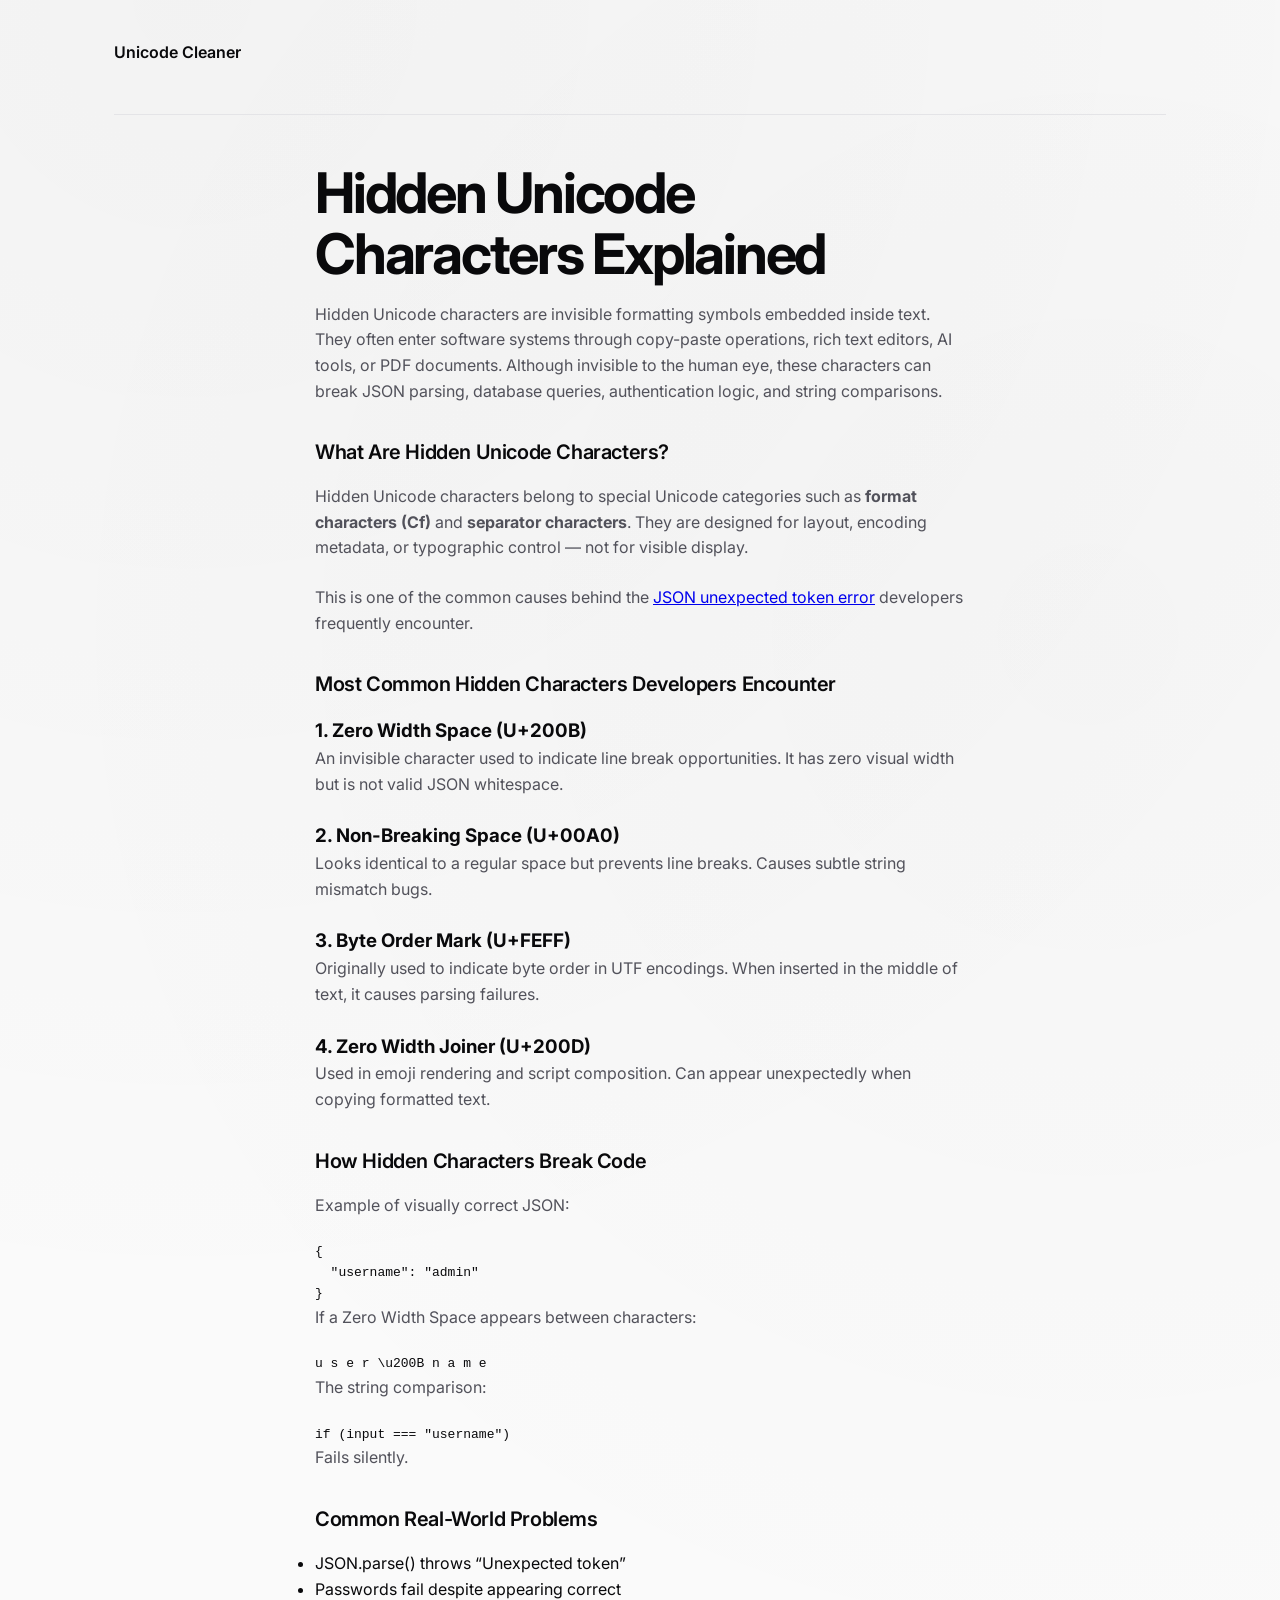
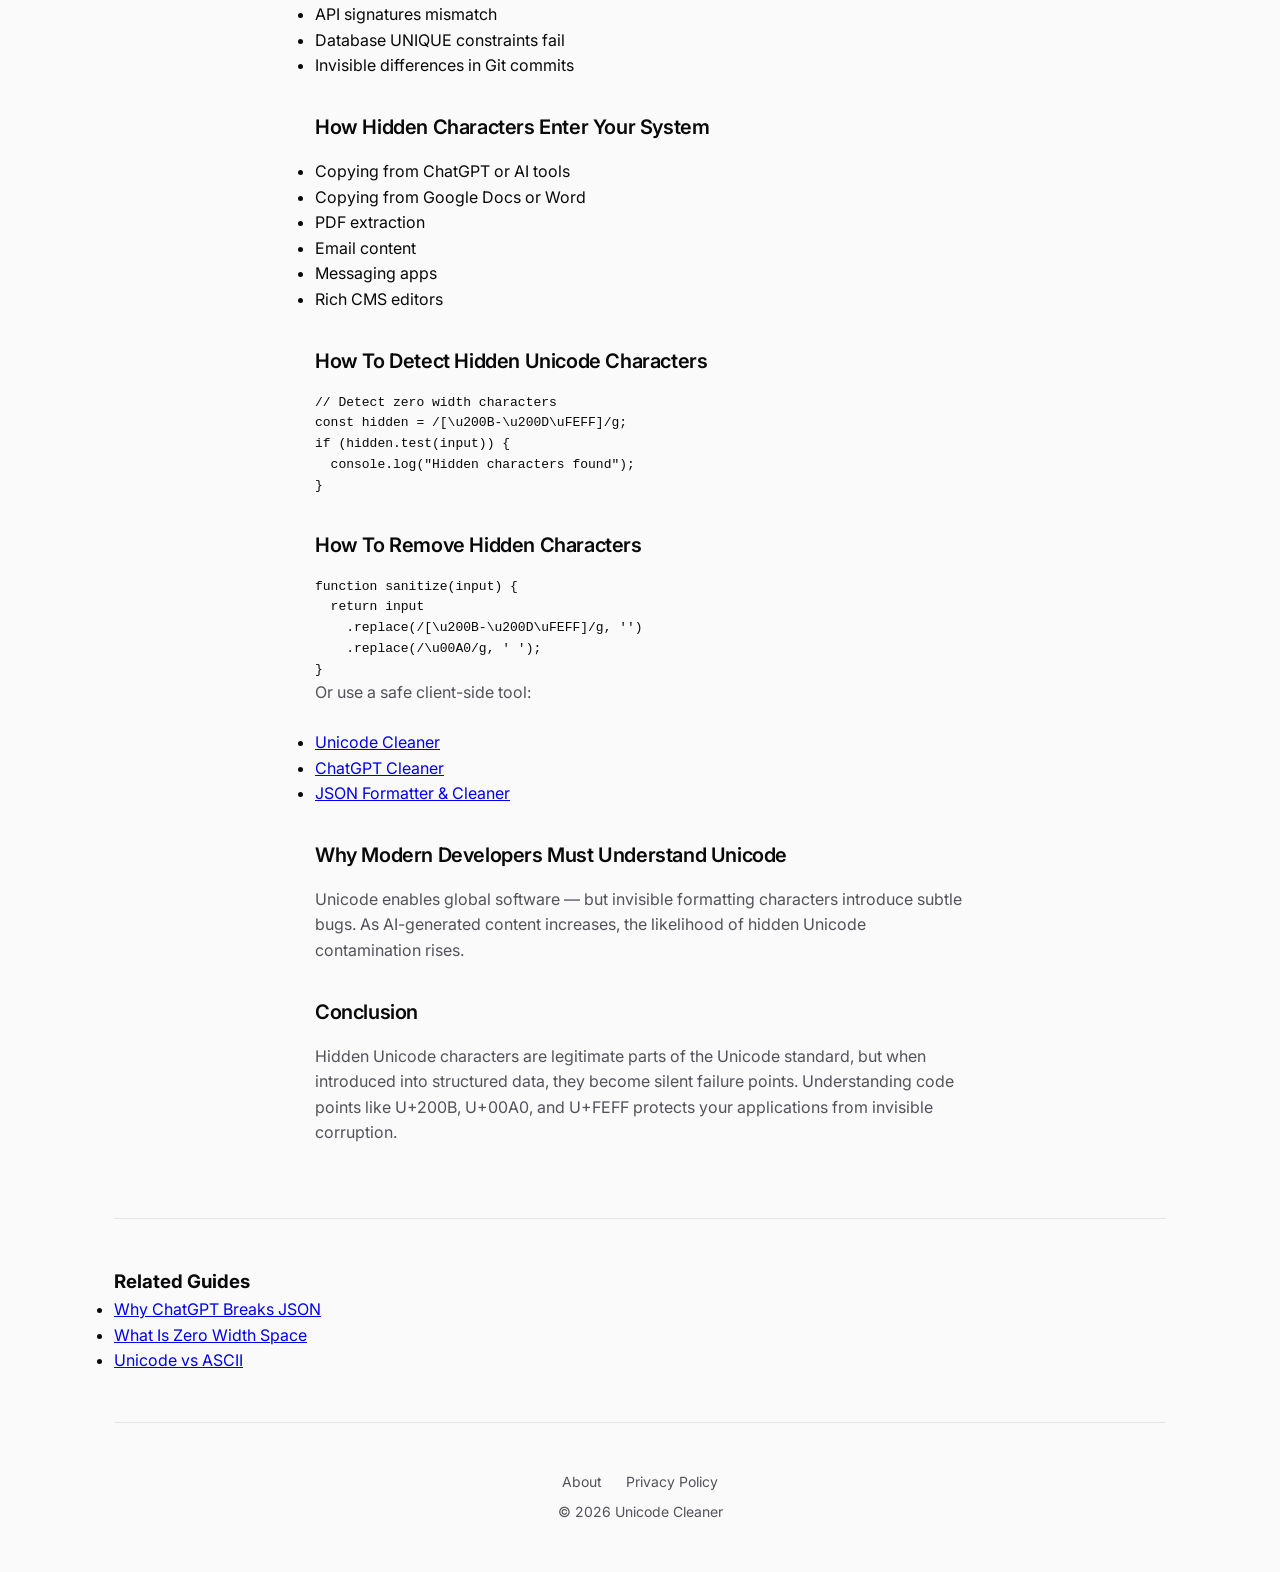
<file: hidden-unicode-characters-explained.html>
<!DOCTYPE html>
<html lang="en">
<head>
<meta charset="UTF-8">
<meta name="viewport" content="width=device-width, initial-scale=1.0">

<title>Hidden Unicode Characters Explained: Zero Width, NBSP, BOM & More | Unicode Cleaner</title>

<meta name="description" content="Hidden Unicode characters explained for developers. Learn about zero width space (U+200B), NBSP (U+00A0), BOM (U+FEFF), and invisible characters that break code and JSON.">

<link rel="canonical" href="https://unicodecleaner.online/hidden-unicode-characters-explained.html">

<meta property="og:type" content="article">
<meta property="og:url" content="https://unicodecleaner.online/hidden-unicode-characters-explained.html">
<meta property="og:title" content="Hidden Unicode Characters Explained">
<meta property="og:description" content="Understand invisible Unicode characters that silently break software systems.">
<meta property="og:image" content="https://unicodecleaner.online/unicode-cleaner-preview.jpg">

<meta name="twitter:card" content="summary_large_image">
<meta name="twitter:title" content="Hidden Unicode Characters Explained">
<meta name="twitter:description" content="Technical guide to invisible Unicode characters and how to remove them.">
<meta name="twitter:image" content="https://unicodecleaner.online/unicode-cleaner-preview.jpg">

<link rel="preconnect" href="https://fonts.googleapis.com">
<link rel="preconnect" href="https://fonts.gstatic.com" crossorigin>
<link href="https://fonts.googleapis.com/css2?family=Inter:wght@400;500;600;700&family=JetBrains+Mono:wght@400;500&display=swap" rel="stylesheet">

<link rel="stylesheet" href="css/style.css?v=2.0">
<meta name="theme-color" content="#4f46e5">

</head>
<body>

<div class="container">

<nav class="top-nav">
    <div class="nav-brand">
        <a href="/" style="text-decoration:none;color:inherit;">Unicode Cleaner</a>
    </div>
</nav>

<section class="u-section">
<div class="faq-container">

<h1>Hidden Unicode Characters Explained</h1>

<p>Hidden Unicode characters are invisible formatting symbols embedded inside text. They often enter software systems through copy-paste operations, rich text editors, AI tools, or PDF documents. Although invisible to the human eye, these characters can break JSON parsing, database queries, authentication logic, and string comparisons.</p>

<h2>What Are Hidden Unicode Characters?</h2>

<p>Hidden Unicode characters belong to special Unicode categories such as <strong>format characters (Cf)</strong> and <strong>separator characters</strong>. They are designed for layout, encoding metadata, or typographic control — not for visible display.</p>
    <p>This is one of the common causes behind the <a href="/json-unexpected-token-error.html">JSON unexpected token error</a> developers frequently encounter.</p>

<h2>Most Common Hidden Characters Developers Encounter</h2>

<h3>1. Zero Width Space (U+200B)</h3>
<p>An invisible character used to indicate line break opportunities. It has zero visual width but is not valid JSON whitespace.</p>

<h3>2. Non-Breaking Space (U+00A0)</h3>
<p>Looks identical to a regular space but prevents line breaks. Causes subtle string mismatch bugs.</p>

<h3>3. Byte Order Mark (U+FEFF)</h3>
<p>Originally used to indicate byte order in UTF encodings. When inserted in the middle of text, it causes parsing failures.</p>

<h3>4. Zero Width Joiner (U+200D)</h3>
<p>Used in emoji rendering and script composition. Can appear unexpectedly when copying formatted text.</p>

<h2>How Hidden Characters Break Code</h2>

<p>Example of visually correct JSON:</p>

<pre><code>{
  "username": "admin"
}</code></pre>

<p>If a Zero Width Space appears between characters:</p>

<pre><code>u s e r \u200B n a m e</code></pre>

<p>The string comparison:</p>

<pre><code>if (input === "username")</code></pre>

<p>Fails silently.</p>

<h2>Common Real-World Problems</h2>

<ul>
<li>JSON.parse() throws “Unexpected token”</li>
<li>Passwords fail despite appearing correct</li>
<li>API signatures mismatch</li>
<li>Database UNIQUE constraints fail</li>
<li>Invisible differences in Git commits</li>
</ul>

<h2>How Hidden Characters Enter Your System</h2>

<ul>
<li>Copying from ChatGPT or AI tools</li>
<li>Copying from Google Docs or Word</li>
<li>PDF extraction</li>
<li>Email content</li>
<li>Messaging apps</li>
<li>Rich CMS editors</li>
</ul>

<h2>How To Detect Hidden Unicode Characters</h2>

<pre><code>// Detect zero width characters
const hidden = /[\u200B-\u200D\uFEFF]/g;
if (hidden.test(input)) {
  console.log("Hidden characters found");
}
</code></pre>

<h2>How To Remove Hidden Characters</h2>

<pre><code>function sanitize(input) {
  return input
    .replace(/[\u200B-\u200D\uFEFF]/g, '')
    .replace(/\u00A0/g, ' ');
}
</code></pre>

<p>Or use a safe client-side tool:</p>

<ul>
<li><a href="/">Unicode Cleaner</a></li>
<li><a href="/chatgpt-cleaner.html">ChatGPT Cleaner</a></li>
<li><a href="/json-cleaner.html">JSON Formatter & Cleaner</a></li>
</ul>

<h2>Why Modern Developers Must Understand Unicode</h2>

<p>Unicode enables global software — but invisible formatting characters introduce subtle bugs. As AI-generated content increases, the likelihood of hidden Unicode contamination rises.</p>

<h2>Conclusion</h2>

<p>Hidden Unicode characters are legitimate parts of the Unicode standard, but when introduced into structured data, they become silent failure points. Understanding code points like U+200B, U+00A0, and U+FEFF protects your applications from invisible corruption.</p>

</div>
</section>

    <section class="u-section">
  <h3>Related Guides</h3>
  <ul>
    <li><a href="/why-chatgpt-breaks-json.html">Why ChatGPT Breaks JSON</a></li>
    <li><a href="/what-is-zero-width-space.html">What Is Zero Width Space</a></li>
    <li><a href="/unicode-vs-ascii.html">Unicode vs ASCII</a></li>
  </ul>
    </section>

<footer>
    <div class="footer-links">
        <a href="/about.html">About</a>
        <a href="/privacy.html">Privacy Policy</a>
    </div>
    <div class="copyright u-mt-1">
        &copy; 2026 Unicode Cleaner
    </div>
</footer>

</div>

</body>
</html>
</file>
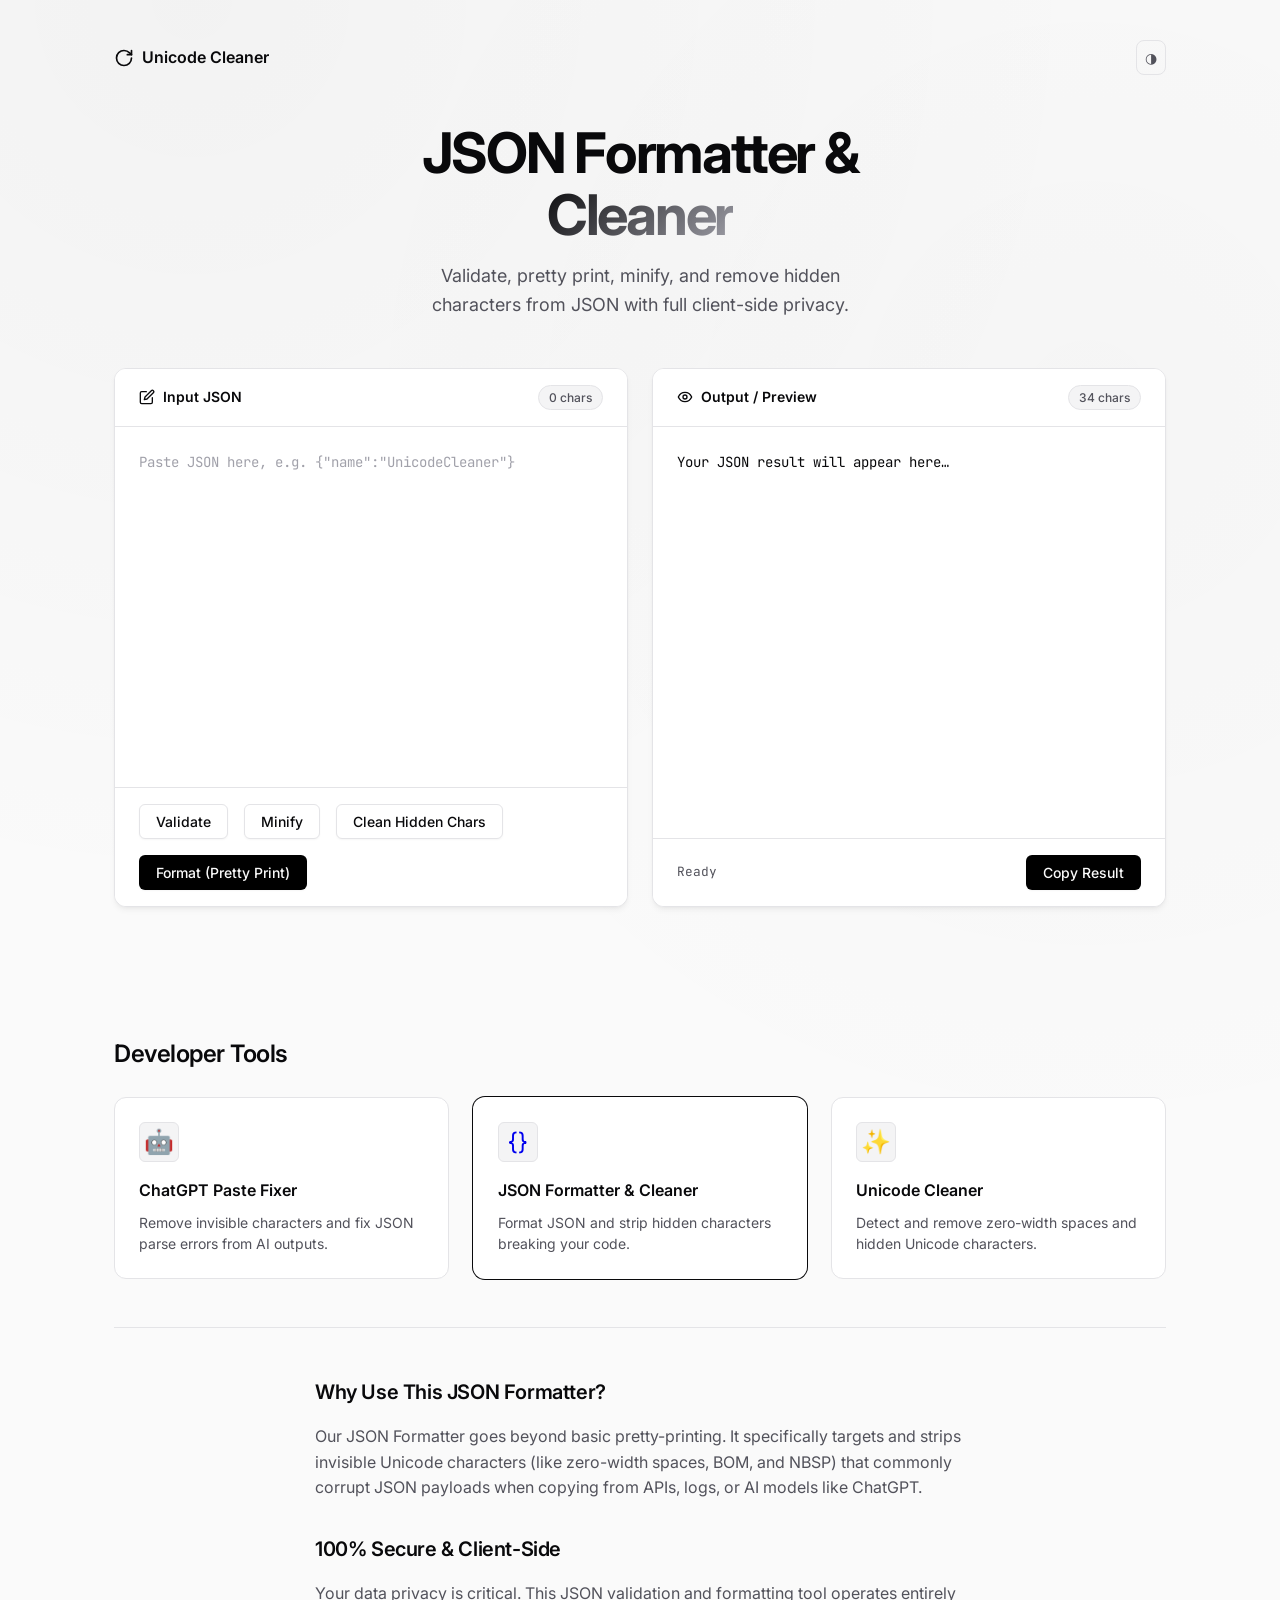
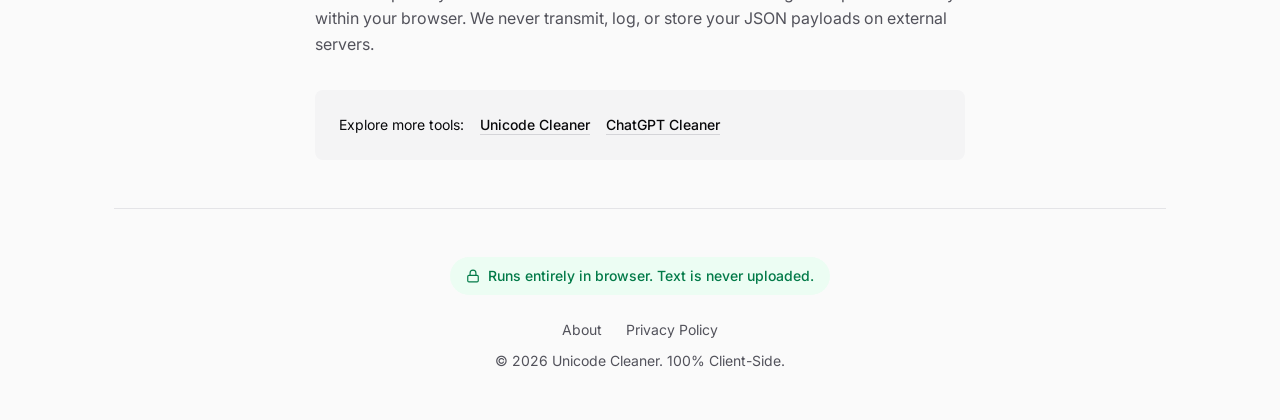
<file: json-cleaner.html>
<!DOCTYPE html>
<html lang="en">
<head>
    <meta charset="UTF-8">
    <meta name="viewport" content="width=device-width, initial-scale=1.0">
    <title>JSON Formatter & Cleaner – Validate, Pretty Print, Minify JSON Online</title>
    <meta name="description" content="Free JSON Formatter + Cleaner to validate, pretty-print, minify, and remove hidden Unicode characters like zero-width spaces, BOM, and NBSP. 100% private and browser-based.">
    
    <link rel="preconnect" href="https://fonts.googleapis.com">
    <link rel="preconnect" href="https://fonts.gstatic.com" crossorigin>
    <link href="https://fonts.googleapis.com/css2?family=Inter:wght@400;500;600;700&family=JetBrains+Mono:wght@400;500&display=swap" rel="stylesheet">
    
    <link rel="canonical" href="https://unicodecleaner.online/json-cleaner.html">
    <link rel="stylesheet" href="css/style.css?v=2.0">
    
    <meta property="og:title" content="JSON Formatter & Cleaner – Validate, Pretty Print, Minify">
    <meta property="og:description" content="Validate JSON, pretty print, minify, and clean hidden characters instantly. 100% client-side and secure.">
    <meta property="og:type" content="website">
    <meta property="og:url" content="https://unicodecleaner.online/json-cleaner.html">
    <meta property="og:image" content="https://unicodecleaner.online/unicode-cleaner-preview.jpg">
    
    <meta name="twitter:card" content="summary_large_image">
    <meta name="twitter:title" content="JSON Formatter & Cleaner – Validate, Pretty Print, Minify">
    <meta name="twitter:description" content="Professional JSON formatter and cleaner to validate, prettify, minify, and remove hidden characters.">
    <meta name="twitter:image" content="https://unicodecleaner.online/unicode-cleaner-preview.jpg">
    
    <meta name="author" content="UnicodeCleaner.online">
    <meta name="theme-color" content="#4f46e5">
    
    <script type="application/ld+json">
    {
      "@context": "https://schema.org",
      "@type": "SoftwareApplication",
      "name": "JSON Formatter + Cleaner",
      "url": "https://unicodecleaner.online/json-cleaner.html",
      "applicationCategory": "DeveloperApplication",
      "operatingSystem": "Web Browser",
      "description": "Validate, pretty print, minify, and clean hidden Unicode characters in JSON instantly. Fully client-side.",
      "offers": {
        "@type": "Offer",
        "price": "0",
        "priceCurrency": "USD"
      }
    }
    </script>

    <style>
        .status-box { margin: var(--space-2) var(--space-3) 0; padding: 10px 12px; border-radius: var(--radius-sm); font-size: 0.875rem; border: 1px solid transparent; display: none; }
        .status-box.success { background: var(--success-bg); color: var(--success-text); border-color: rgba(2, 122, 72, 0.25); display: block; }
        .status-box.error { background: var(--highlight-bg); color: var(--highlight-text); border-color: var(--highlight-border); display: block; }
        #outputPanel { min-height: 360px; outline: none; border: none; }
    </style>
</head>
<body>

<div class="container">

    <nav class="top-nav">
        <div class="nav-brand">
            <svg width="20" height="20" viewBox="0 0 24 24" fill="none" stroke="currentColor" stroke-width="2" stroke-linecap="round" stroke-linejoin="round"><path d="M21 12a9 9 0 1 1-9-9c2.52 0 4.93 1 6.74 2.74L21 8"/><path d="M21 3v5h-5"/></svg>
            Unicode Cleaner
        </div>
        <div class="controls-top">
            <button class="btn-icon" id="themeToggle" aria-label="Toggle Dark Mode">
                <span id="themeIcon">◑</span>
            </button>
        </div>
    </nav>

    <header class="hero">
        <h1>JSON Formatter & <br><span class="text-gradient">Cleaner</span></h1>
        <p class="subtitle">Validate, pretty print, minify, and remove hidden characters from JSON with full client-side privacy.</p>
    </header>

    <div class="app-grid">
        <div class="card">
            <div class="card-header">
                <div class="card-title">
                    <svg width="16" height="16" viewBox="0 0 24 24" fill="none" stroke="currentColor" stroke-width="2" stroke-linecap="round" stroke-linejoin="round"><path d="M11 4H4a2 2 0 0 0-2 2v14a2 2 0 0 0 2 2h14a2 2 0 0 0 2-2v-7"></path><path d="M18.5 2.5a2.121 2.121 0 0 1 3 3L12 15l-4 1 1-4 9.5-9.5z"></path></svg>
                    Input JSON
                </div>
                <div class="badge" id="inputCount">0 chars</div>
            </div>
            <div class="input-wrapper">
                <textarea id="jsonInput" placeholder='Paste JSON here, e.g. {"name":"UnicodeCleaner"}'></textarea>
            </div>
            <div class="actions-bar">
                <button class="btn-secondary" id="validateBtn">Validate</button>
                <button class="btn-secondary" id="minifyBtn">Minify</button>
                <button class="btn-secondary" id="cleanBtn">Clean Hidden Chars</button>
                <div class="u-flex-1"></div>
                <button class="btn-primary" id="formatBtn">Format (Pretty Print)</button>
            </div>
        </div>

        <div class="card">
            <div class="card-header">
                <div class="card-title">
                    <svg width="16" height="16" viewBox="0 0 24 24" fill="none" stroke="currentColor" stroke-width="2" stroke-linecap="round" stroke-linejoin="round"><path d="M2 12s3-7 10-7 10 7 10 7-3 7-10 7-10-7-10-7Z"></path><circle cx="12" cy="12" r="3"></circle></svg>
                    Output / Preview
                </div>
                <div class="badge" id="outputCount">0 chars</div>
            </div>
            <div id="statusBox" class="status-box"></div>
            <pre class="preview-wrapper" id="outputPanel">Your JSON result will appear here…</pre>
            <div class="actions-bar">
                <div class="meta-row" id="jsonState">Ready</div>
                <div class="u-flex-1"></div>
                <button class="btn-primary" id="copyBtn">Copy Result</button>
            </div>
        </div>
    </div>

    <section class="tools-section">
        <h2>Developer Tools</h2>
        <div class="tools-grid">
            <a href="/chatgpt-cleaner.html" class="tool-card">
                <div class="tool-icon">🤖</div>
                <h3>ChatGPT Paste Fixer</h3>
                <p>Remove invisible characters and fix JSON parse errors from AI outputs.</p>
            </a>
            <a href="/json-cleaner.html" class="tool-card active-tool">
                <div class="tool-icon">{}</div>
                <h3>JSON Formatter & Cleaner</h3>
                <p>Format JSON and strip hidden characters breaking your code.</p>
            </a>
            <a href="/" class="tool-card">
                <div class="tool-icon">✨</div>
                <h3>Unicode Cleaner</h3>
                <p>Detect and remove zero-width spaces and hidden Unicode characters.</p>
            </a>
        </div>
    </section>

    <section class="u-section">
        <div class="faq-container">
            <h2>Why Use This JSON Formatter?</h2>
            <p>Our JSON Formatter goes beyond basic pretty-printing. It specifically targets and strips invisible Unicode characters (like zero-width spaces, BOM, and NBSP) that commonly corrupt JSON payloads when copying from APIs, logs, or AI models like ChatGPT.</p>
            
            <h2>100% Secure & Client-Side</h2>
            <p>Your data privacy is critical. This JSON validation and formatting tool operates entirely within your browser. We never transmit, log, or store your JSON payloads on external servers.</p>

            <div class="related-links">
                <span>Explore more tools:</span>
                <a href="/">Unicode Cleaner</a>
                <a href="/chatgpt-cleaner.html">ChatGPT Cleaner</a>
            </div>
        </div>
    </section>

    <footer>
        <div class="privacy-notice">
            <svg width="14" height="14" viewBox="0 0 24 24" fill="none" stroke="currentColor" stroke-width="2" stroke-linecap="round" stroke-linejoin="round"><rect x="3" y="11" width="18" height="11" rx="2" ry="2"></rect><path d="M7 11V7a5 5 0 0 1 10 0v4"></path></svg>
            Runs entirely in browser. Text is never uploaded.
        </div>
        <div class="footer-links">
            <a href="/about.html">About</a>
            <a href="/privacy.html">Privacy Policy</a>
        </div>
        <div class="copyright u-mt-1">
            &copy; 2026 Unicode Cleaner. 100% Client-Side.
        </div>
    </footer>

</div>

<div class="toast" id="toast">Copied to clipboard!</div>

<script>
(() => {
    const jsonInput = document.getElementById('jsonInput');
    const outputPanel = document.getElementById('outputPanel');
    const statusBox = document.getElementById('statusBox');
    const jsonState = document.getElementById('jsonState');
    const inputCount = document.getElementById('inputCount');
    const outputCount = document.getElementById('outputCount');
    const toast = document.getElementById('toast');

    const cleanHiddenChars = (text) => text.replace(/[\u200B-\u200D\uFEFF\u00A0]/g, '');

    const setStatus = (type, message) => {
        statusBox.className = 'status-box ' + type;
        statusBox.textContent = message;
    };

    const clearStatus = () => {
        statusBox.className = 'status-box';
        statusBox.textContent = '';
    };

    const updateCounts = () => {
        inputCount.textContent = `${jsonInput.value.length} chars`;
        outputCount.textContent = `${outputPanel.textContent.length} chars`;
    };

    const parseJSON = (text) => {
        const cleaned = cleanHiddenChars(text);
        return { cleaned, parsed: JSON.parse(cleaned) };
    };

    document.getElementById('validateBtn').addEventListener('click', () => {
        try {
            parseJSON(jsonInput.value);
            setStatus('success', '✅ Valid JSON. Hidden characters were handled safely before parsing.');
            jsonState.textContent = 'Validation passed';
        } catch (error) {
            setStatus('error', `❌ Invalid JSON: ${error.message}`);
            jsonState.textContent = 'Validation failed';
        }
        updateCounts();
    });

    document.getElementById('formatBtn').addEventListener('click', () => {
        try {
            const { parsed } = parseJSON(jsonInput.value);
            const pretty = JSON.stringify(parsed, null, 2);
            outputPanel.textContent = pretty;
            setStatus('success', '✅ JSON formatted successfully with 2-space indentation.');
            jsonState.textContent = 'Pretty printed';
        } catch (error) {
            setStatus('error', `❌ Invalid JSON: ${error.message}`);
            jsonState.textContent = 'Formatting failed';
        }
        updateCounts();
    });

    document.getElementById('minifyBtn').addEventListener('click', () => {
        try {
            const { parsed } = parseJSON(jsonInput.value);
            outputPanel.textContent = JSON.stringify(parsed);
            setStatus('success', '✅ JSON minified successfully.');
            jsonState.textContent = 'Minified';
        } catch (error) {
            setStatus('error', `❌ Invalid JSON: ${error.message}`);
            jsonState.textContent = 'Minify failed';
        }
        updateCounts();
    });

    document.getElementById('cleanBtn').addEventListener('click', () => {
        const cleaned = cleanHiddenChars(jsonInput.value);
        jsonInput.value = cleaned;
        outputPanel.textContent = cleaned;
        clearStatus();
        setStatus('success', '✅ Hidden characters removed (U+200B–U+200D, U+FEFF, U+00A0).');
        jsonState.textContent = 'Input cleaned';
        updateCounts();
    });

    document.getElementById('copyBtn').addEventListener('click', async () => {
        try {
            await navigator.clipboard.writeText(outputPanel.textContent);
            toast.classList.add('show');
            setTimeout(() => toast.classList.remove('show'), 1500);
        } catch {
            setStatus('error', '❌ Could not copy automatically. Please copy manually.');
        }
    });

    jsonInput.addEventListener('input', updateCounts);

    const themeToggle = document.getElementById('themeToggle');
    const themeIcon = document.getElementById('themeIcon');
    const applyTheme = (theme) => {
        document.documentElement.setAttribute('data-theme', theme);
        themeIcon.textContent = theme === 'dark' ? '☀️' : '◑';
    };

    const savedTheme = localStorage.getItem('theme') || 'light';
    applyTheme(savedTheme);

    themeToggle.addEventListener('click', () => {
        const current = document.documentElement.getAttribute('data-theme') || 'light';
        const next = current === 'dark' ? 'light' : 'dark';
        localStorage.setItem('theme', next);
        applyTheme(next);
    });

    updateCounts();
})();
</script>
</body>
</html>
</file>
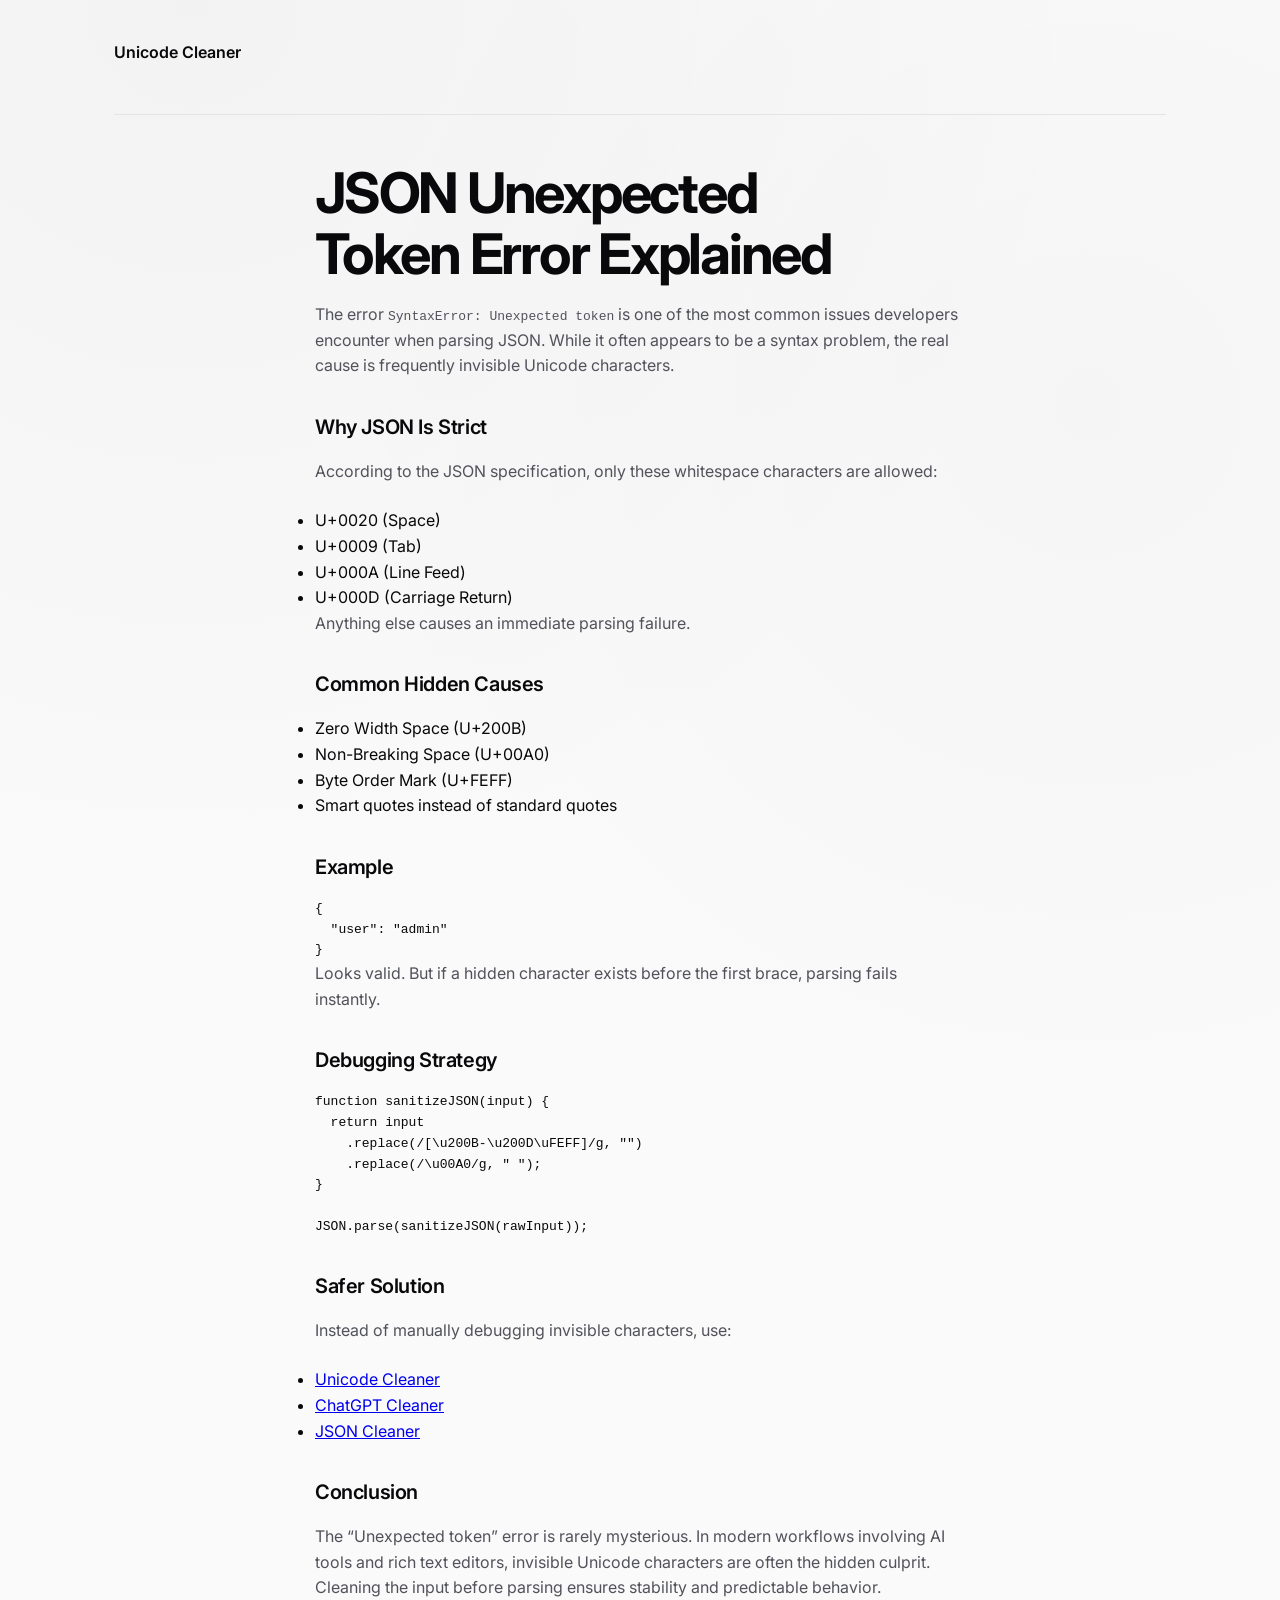
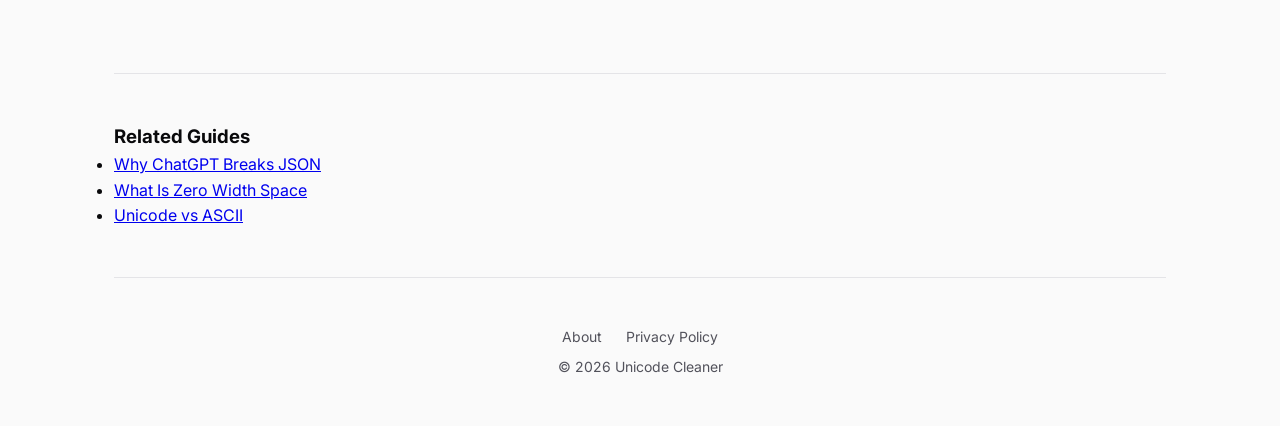
<file: json-unexpected-token-error.html>
<!DOCTYPE html>
<html lang="en">
<head>
<meta charset="UTF-8">
<meta name="viewport" content="width=device-width, initial-scale=1.0">

<title>JSON Unexpected Token Error Explained | Unicode Cleaner</title>

<meta name="description" content="Fix JSON SyntaxError: Unexpected token. Learn the real causes including hidden Unicode characters like U+200B, NBSP, and BOM.">

<link rel="canonical" href="https://unicodecleaner.online/json-unexpected-token-error.html">

<meta property="og:type" content="article">
<meta property="og:url" content="https://unicodecleaner.online/json-unexpected-token-error.html">
<meta property="og:title" content="JSON Unexpected Token Error Explained">
<meta property="og:description" content="Why JSON.parse fails and how invisible characters break parsing.">
<meta property="og:image" content="https://unicodecleaner.online/unicode-cleaner-preview.jpg">

<meta name="twitter:card" content="summary_large_image">
<meta name="twitter:title" content="JSON Unexpected Token Error">
<meta name="twitter:description" content="Understand and fix JSON.parse unexpected token errors.">
<meta name="twitter:image" content="https://unicodecleaner.online/unicode-cleaner-preview.jpg">

<link rel="preconnect" href="https://fonts.googleapis.com">
<link rel="preconnect" href="https://fonts.gstatic.com" crossorigin>
<link href="https://fonts.googleapis.com/css2?family=Inter:wght@400;500;600;700&family=JetBrains+Mono:wght@400;500&display=swap" rel="stylesheet">

<link rel="stylesheet" href="css/style.css?v=2.0">
<meta name="theme-color" content="#4f46e5">
</head>

<body>
<div class="container">

<nav class="top-nav">
<div class="nav-brand">
<a href="/" style="text-decoration:none;color:inherit;">Unicode Cleaner</a>
</div>
</nav>

<section class="u-section">
<div class="faq-container">

<h1>JSON Unexpected Token Error Explained</h1>

<p>The error <code>SyntaxError: Unexpected token</code> is one of the most common issues developers encounter when parsing JSON. While it often appears to be a syntax problem, the real cause is frequently invisible Unicode characters.</p>

<h2>Why JSON Is Strict</h2>

<p>According to the JSON specification, only these whitespace characters are allowed:</p>

<ul>
<li>U+0020 (Space)</li>
<li>U+0009 (Tab)</li>
<li>U+000A (Line Feed)</li>
<li>U+000D (Carriage Return)</li>
</ul>

<p>Anything else causes an immediate parsing failure.</p>

<h2>Common Hidden Causes</h2>

<ul>
<li>Zero Width Space (U+200B)</li>
<li>Non-Breaking Space (U+00A0)</li>
<li>Byte Order Mark (U+FEFF)</li>
<li>Smart quotes instead of standard quotes</li>
</ul>

<h2>Example</h2>

<pre><code>{
  "user": "admin"
}</code></pre>

<p>Looks valid. But if a hidden character exists before the first brace, parsing fails instantly.</p>

<h2>Debugging Strategy</h2>

<pre><code>function sanitizeJSON(input) {
  return input
    .replace(/[\u200B-\u200D\uFEFF]/g, "")
    .replace(/\u00A0/g, " ");
}

JSON.parse(sanitizeJSON(rawInput));
</code></pre>

<h2>Safer Solution</h2>

<p>Instead of manually debugging invisible characters, use:</p>

<ul>
<li><a href="/">Unicode Cleaner</a></li>
<li><a href="/chatgpt-cleaner.html">ChatGPT Cleaner</a></li>
<li><a href="/json-cleaner.html">JSON Cleaner</a></li>
</ul>

<h2>Conclusion</h2>

<p>The “Unexpected token” error is rarely mysterious. In modern workflows involving AI tools and rich text editors, invisible Unicode characters are often the hidden culprit. Cleaning the input before parsing ensures stability and predictable behavior.</p>

</div>
</section>

  <section class="u-section">
  <h3>Related Guides</h3>
  <ul>
    <li><a href="/why-chatgpt-breaks-json.html">Why ChatGPT Breaks JSON</a></li>
    <li><a href="/what-is-zero-width-space.html">What Is Zero Width Space</a></li>
    <li><a href="/unicode-vs-ascii.html">Unicode vs ASCII</a></li>
  </ul>
  </section>

<footer>
<div class="footer-links">
<a href="/about.html">About</a>
<a href="/privacy.html">Privacy Policy</a>
</div>
<div class="copyright u-mt-1">
&copy; 2026 Unicode Cleaner
</div>
</footer>

</div>
</body>
</html>
</file>
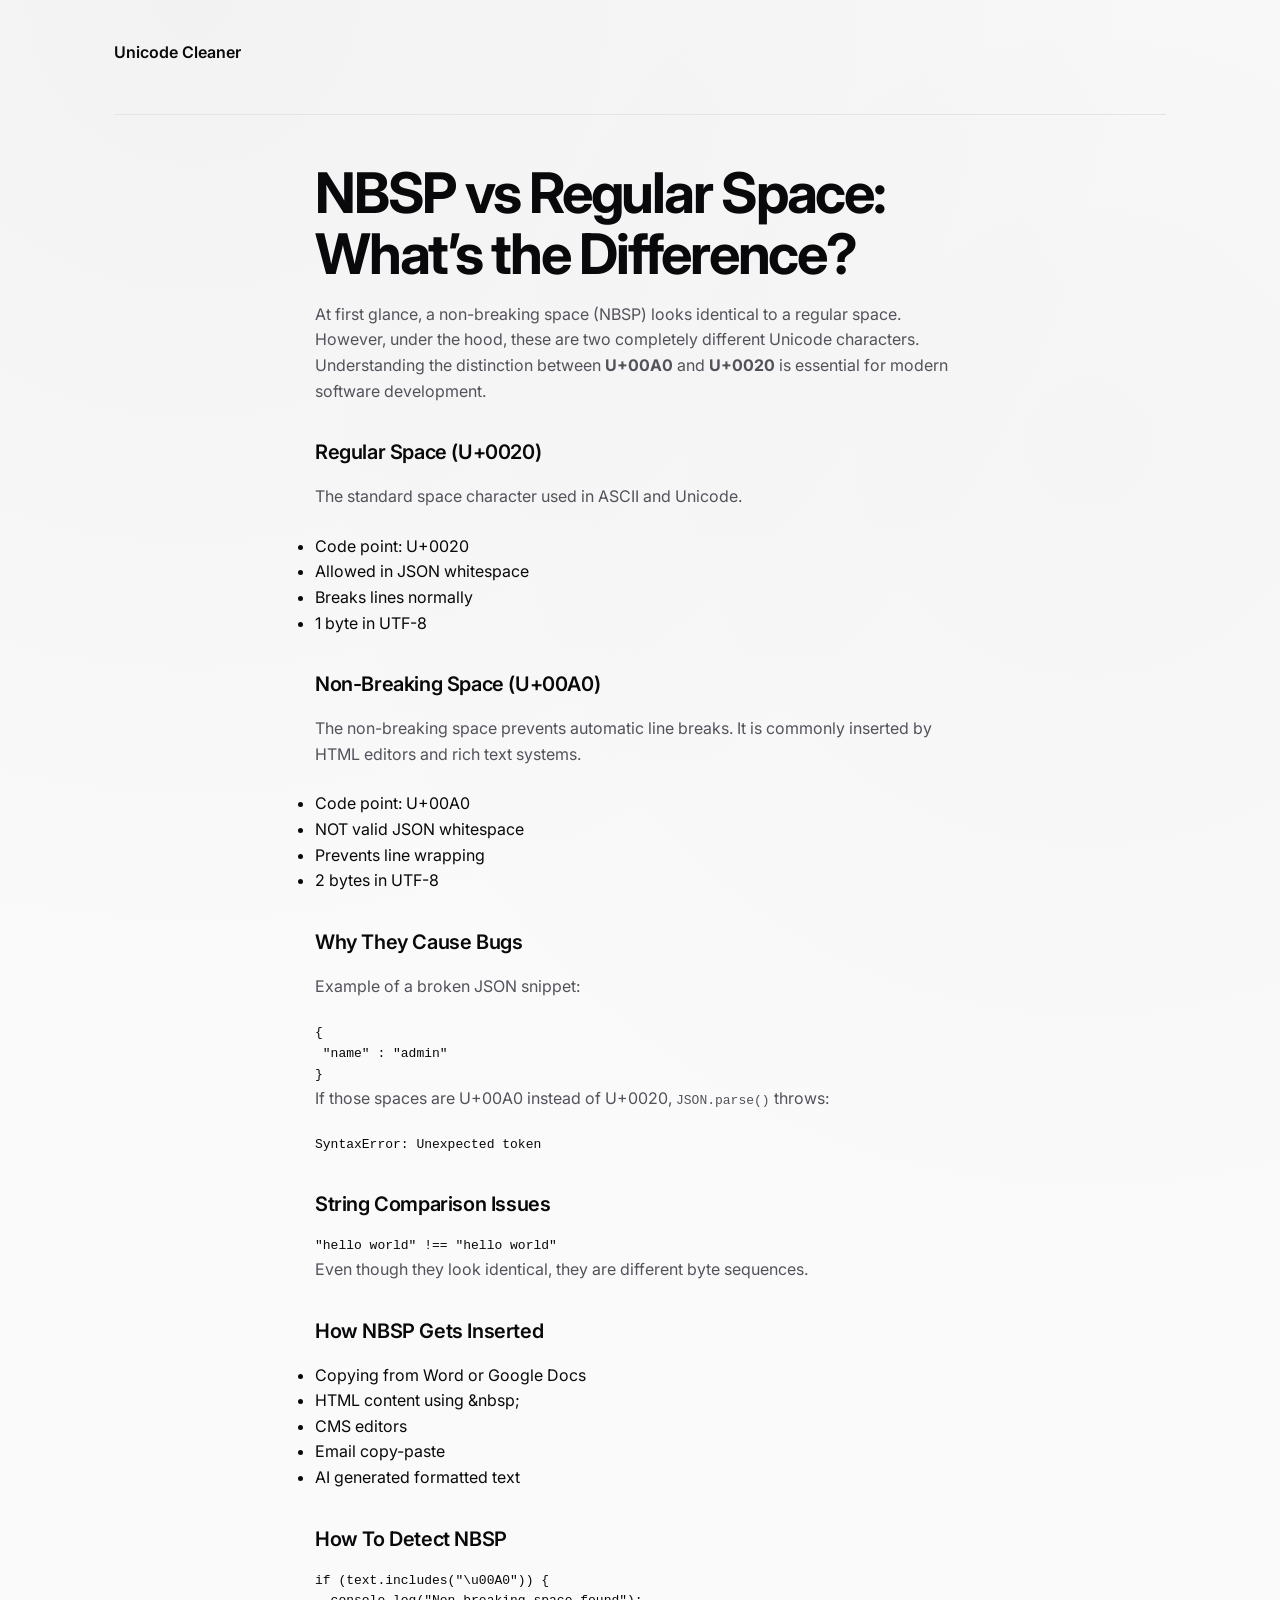
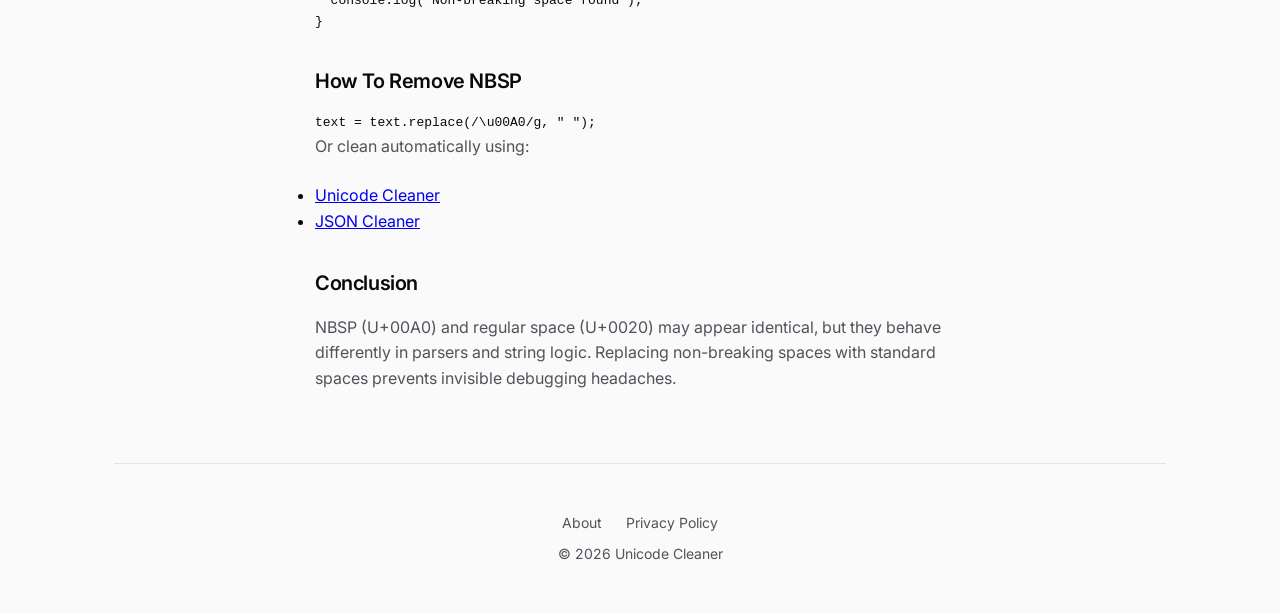
<file: nbsp-vs-regular-space.html>
<!DOCTYPE html>
<html lang="en">
<head>
<meta charset="UTF-8">
<meta name="viewport" content="width=device-width, initial-scale=1.0">

<title>NBSP vs Regular Space: What’s the Difference? | Unicode Cleaner</title>

<meta name="description" content="NBSP vs regular space explained for developers. Learn the difference between U+00A0 and U+0020, why they look identical, and how non-breaking spaces break code and JSON.">

<link rel="canonical" href="https://unicodecleaner.online/nbsp-vs-regular-space.html">

<meta property="og:type" content="article">
<meta property="og:url" content="https://unicodecleaner.online/nbsp-vs-regular-space.html">
<meta property="og:title" content="NBSP vs Regular Space: What’s the Difference?">
<meta property="og:description" content="Understand the difference between non-breaking space (U+00A0) and normal space (U+0020).">
<meta property="og:image" content="https://unicodecleaner.online/unicode-cleaner-preview.jpg">

<meta name="twitter:card" content="summary_large_image">
<meta name="twitter:title" content="NBSP vs Regular Space">
<meta name="twitter:description" content="Why non-breaking spaces silently break code and JSON parsing.">
<meta name="twitter:image" content="https://unicodecleaner.online/unicode-cleaner-preview.jpg">

<link rel="preconnect" href="https://fonts.googleapis.com">
<link rel="preconnect" href="https://fonts.gstatic.com" crossorigin>
<link href="https://fonts.googleapis.com/css2?family=Inter:wght@400;500;600;700&family=JetBrains+Mono:wght@400;500&display=swap" rel="stylesheet">

<link rel="stylesheet" href="css/style.css?v=2.0">
<meta name="theme-color" content="#4f46e5">
</head>

<body>
<div class="container">

<nav class="top-nav">
  <div class="nav-brand">
    <a href="/" style="text-decoration:none;color:inherit;">Unicode Cleaner</a>
  </div>
</nav>

<section class="u-section">
<div class="faq-container">

<h1>NBSP vs Regular Space: What’s the Difference?</h1>

<p>At first glance, a non-breaking space (NBSP) looks identical to a regular space. However, under the hood, these are two completely different Unicode characters. Understanding the distinction between <strong>U+00A0</strong> and <strong>U+0020</strong> is essential for modern software development.</p>

<h2>Regular Space (U+0020)</h2>

<p>The standard space character used in ASCII and Unicode.</p>

<ul>
<li>Code point: U+0020</li>
<li>Allowed in JSON whitespace</li>
<li>Breaks lines normally</li>
<li>1 byte in UTF-8</li>
</ul>

<h2>Non-Breaking Space (U+00A0)</h2>

<p>The non-breaking space prevents automatic line breaks. It is commonly inserted by HTML editors and rich text systems.</p>

<ul>
<li>Code point: U+00A0</li>
<li>NOT valid JSON whitespace</li>
<li>Prevents line wrapping</li>
<li>2 bytes in UTF-8</li>
</ul>

<h2>Why They Cause Bugs</h2>

<p>Example of a broken JSON snippet:</p>

<pre><code>{
&nbsp;"name"&nbsp;:&nbsp;"admin"
}</code></pre>

<p>If those spaces are U+00A0 instead of U+0020, <code>JSON.parse()</code> throws:</p>

<pre><code>SyntaxError: Unexpected token</code></pre>

<h2>String Comparison Issues</h2>

<pre><code>"hello world" !== "hello&nbsp;world"</code></pre>

<p>Even though they look identical, they are different byte sequences.</p>

<h2>How NBSP Gets Inserted</h2>

<ul>
<li>Copying from Word or Google Docs</li>
<li>HTML content using &amp;nbsp;</li>
<li>CMS editors</li>
<li>Email copy-paste</li>
<li>AI generated formatted text</li>
</ul>

<h2>How To Detect NBSP</h2>

<pre><code>if (text.includes("\u00A0")) {
  console.log("Non-breaking space found");
}</code></pre>

<h2>How To Remove NBSP</h2>

<pre><code>text = text.replace(/\u00A0/g, " ");</code></pre>

<p>Or clean automatically using:</p>

<ul>
<li><a href="/">Unicode Cleaner</a></li>
<li><a href="/json-cleaner.html">JSON Cleaner</a></li>
</ul>

<h2>Conclusion</h2>

<p>NBSP (U+00A0) and regular space (U+0020) may appear identical, but they behave differently in parsers and string logic. Replacing non-breaking spaces with standard spaces prevents invisible debugging headaches.</p>

</div>
</section>

<footer>
<div class="footer-links">
<a href="/about.html">About</a>
<a href="/privacy.html">Privacy Policy</a>
</div>
<div class="copyright u-mt-1">
&copy; 2026 Unicode Cleaner
</div>
</footer>

</div>
</body>
  </html>
</file>
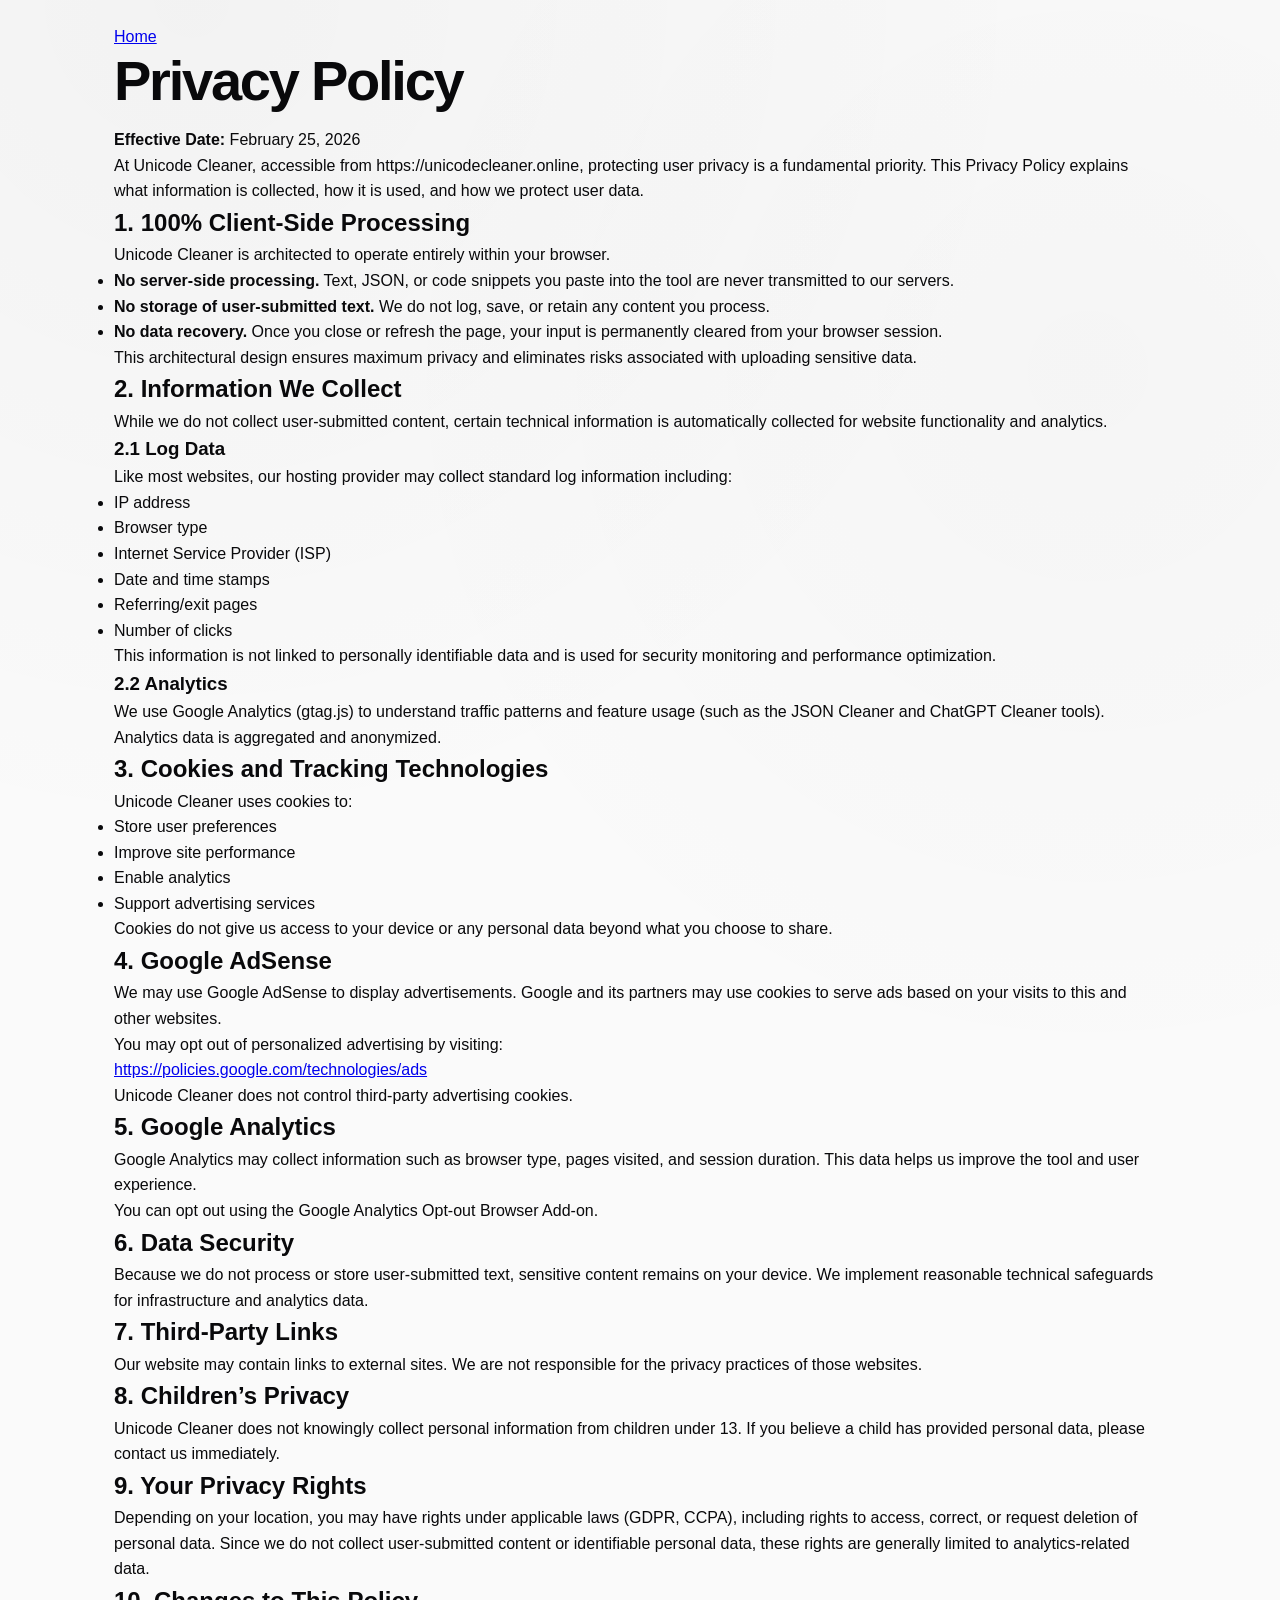
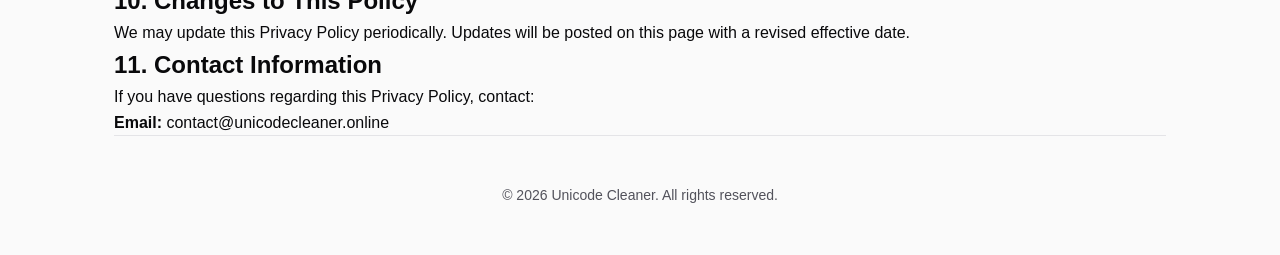
<file: privacy.html>
<!DOCTYPE html>
<html lang="en">
<head>
<meta charset="UTF-8">
<meta name="viewport" content="width=device-width, initial-scale=1.0">

<title>Privacy Policy – Unicode Cleaner</title>
<meta name="description" content="Read the Privacy Policy for Unicode Cleaner, including details about cookies, Google AdSense, analytics, and data protection. 100% client-side tool.">

<link rel="canonical" href="https://unicodecleaner.online/privacy.html">

<meta property="og:type" content="website">
<meta property="og:url" content="https://unicodecleaner.online/privacy.html">
<meta property="og:title" content="Privacy Policy – Unicode Cleaner">
<meta property="og:description" content="Read the Privacy Policy for Unicode Cleaner, including details about cookies, Google AdSense, analytics, and data protection. 100% client-side tool.">
<meta property="og:image" content="https://unicodecleaner.online/unicode-cleaner-preview.jpg">

<meta name="twitter:card" content="summary_large_image">
<meta name="twitter:title" content="Privacy Policy – Unicode Cleaner">
<meta name="twitter:description" content="Read the Privacy Policy for Unicode Cleaner, including details about cookies, Google AdSense, analytics, and data protection. 100% client-side tool.">
<meta name="twitter:image" content="https://unicodecleaner.online/unicode-cleaner-preview.jpg">

<link rel="stylesheet" href="css/style.css">
<meta name="theme-color" content="#4f46e5">

</head>
<body>

<div class="container">

<header>
    <nav>
        <a href="/">Home</a>
    </nav>
    <h1>Privacy Policy</h1>
    <p><strong>Effective Date:</strong> February 25, 2026</p>
</header>

<main>

<p>
At Unicode Cleaner, accessible from https://unicodecleaner.online, protecting user privacy is a fundamental priority. This Privacy Policy explains what information is collected, how it is used, and how we protect user data.
</p>

<h2>1. 100% Client-Side Processing</h2>

<p>
Unicode Cleaner is architected to operate entirely within your browser.
</p>

<ul>
<li><strong>No server-side processing.</strong> Text, JSON, or code snippets you paste into the tool are never transmitted to our servers.</li>
<li><strong>No storage of user-submitted text.</strong> We do not log, save, or retain any content you process.</li>
<li><strong>No data recovery.</strong> Once you close or refresh the page, your input is permanently cleared from your browser session.</li>
</ul>

<p>
This architectural design ensures maximum privacy and eliminates risks associated with uploading sensitive data.
</p>

<h2>2. Information We Collect</h2>

<p>
While we do not collect user-submitted content, certain technical information is automatically collected for website functionality and analytics.
</p>

<h3>2.1 Log Data</h3>

<p>
Like most websites, our hosting provider may collect standard log information including:
</p>

<ul>
<li>IP address</li>
<li>Browser type</li>
<li>Internet Service Provider (ISP)</li>
<li>Date and time stamps</li>
<li>Referring/exit pages</li>
<li>Number of clicks</li>
</ul>

<p>
This information is not linked to personally identifiable data and is used for security monitoring and performance optimization.
</p>

<h3>2.2 Analytics</h3>

<p>
We use Google Analytics (gtag.js) to understand traffic patterns and feature usage (such as the JSON Cleaner and ChatGPT Cleaner tools). Analytics data is aggregated and anonymized.
</p>

<h2>3. Cookies and Tracking Technologies</h2>

<p>
Unicode Cleaner uses cookies to:
</p>

<ul>
<li>Store user preferences</li>
<li>Improve site performance</li>
<li>Enable analytics</li>
<li>Support advertising services</li>
</ul>

<p>
Cookies do not give us access to your device or any personal data beyond what you choose to share.
</p>

<h2>4. Google AdSense</h2>

<p>
We may use Google AdSense to display advertisements. Google and its partners may use cookies to serve ads based on your visits to this and other websites.
</p>

<p>
You may opt out of personalized advertising by visiting:
</p>

<p>
<a href="https://policies.google.com/technologies/ads" target="_blank" rel="noopener">
https://policies.google.com/technologies/ads
</a>
</p>

<p>
Unicode Cleaner does not control third-party advertising cookies.
</p>

<h2>5. Google Analytics</h2>

<p>
Google Analytics may collect information such as browser type, pages visited, and session duration. This data helps us improve the tool and user experience.
</p>

<p>
You can opt out using the Google Analytics Opt-out Browser Add-on.
</p>

<h2>6. Data Security</h2>

<p>
Because we do not process or store user-submitted text, sensitive content remains on your device. We implement reasonable technical safeguards for infrastructure and analytics data.
</p>

<h2>7. Third-Party Links</h2>

<p>
Our website may contain links to external sites. We are not responsible for the privacy practices of those websites.
</p>

<h2>8. Children’s Privacy</h2>

<p>
Unicode Cleaner does not knowingly collect personal information from children under 13. If you believe a child has provided personal data, please contact us immediately.
</p>

<h2>9. Your Privacy Rights</h2>

<p>
Depending on your location, you may have rights under applicable laws (GDPR, CCPA), including rights to access, correct, or request deletion of personal data. Since we do not collect user-submitted content or identifiable personal data, these rights are generally limited to analytics-related data.
</p>

<h2>10. Changes to This Policy</h2>

<p>
We may update this Privacy Policy periodically. Updates will be posted on this page with a revised effective date.
</p>

<h2>11. Contact Information</h2>

<p>
If you have questions regarding this Privacy Policy, contact:
</p>

<p>
<strong>Email:</strong> contact@unicodecleaner.online
</p>

</main>

<footer>
    <p>&copy; 2026 Unicode Cleaner. All rights reserved.</p>
</footer>

</div>

</body>
</html>
</file>
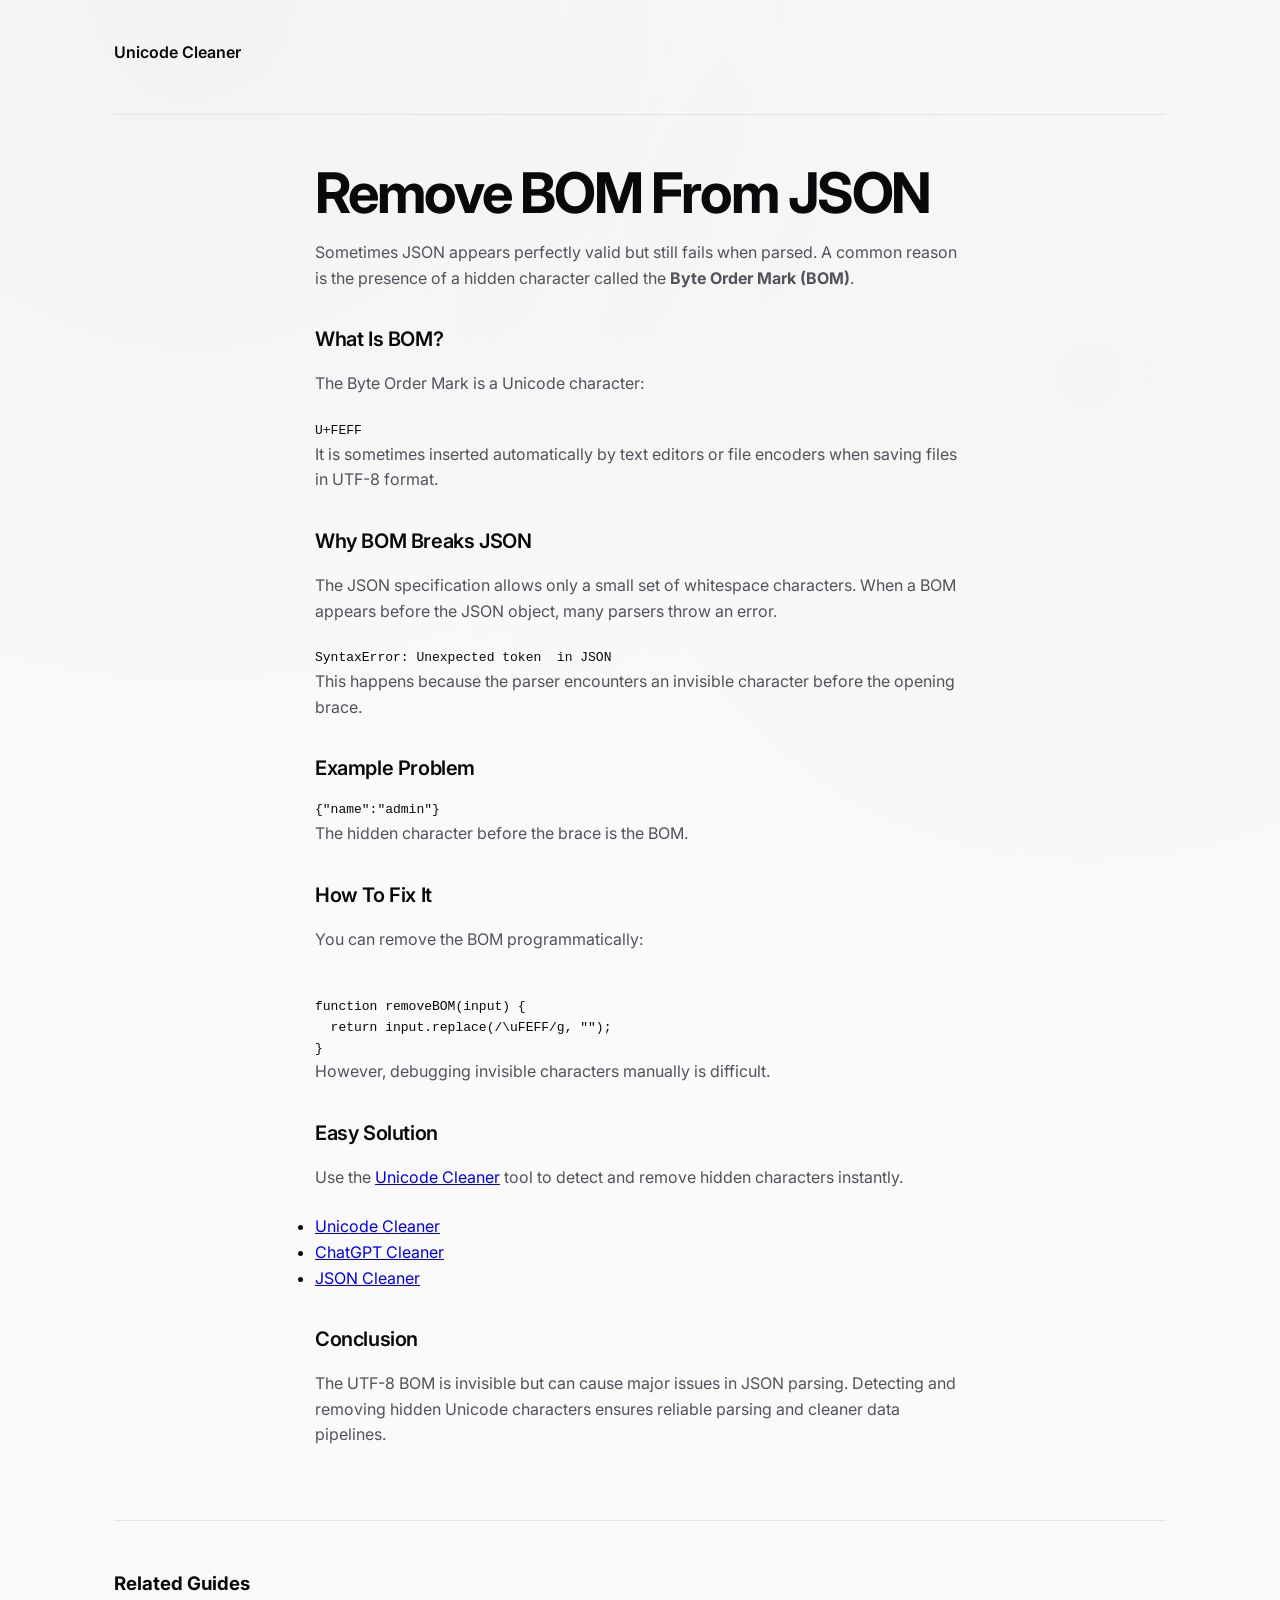
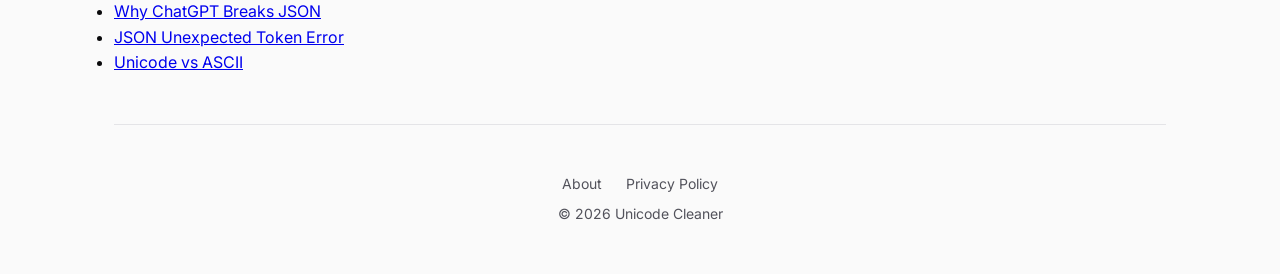
<file: remove-bom-from-json.html>
<!DOCTYPE html>
<html lang="en">
<head>
<meta charset="UTF-8">
<meta name="viewport" content="width=device-width, initial-scale=1.0">

<title>Remove BOM From JSON | Fix UTF-8 BOM Parsing Errors</title>

<meta name="description" content="Remove UTF-8 BOM (U+FEFF) from JSON strings that break JSON.parse. Learn why BOM causes parsing errors and how to fix them.">

<link rel="canonical" href="https://unicodecleaner.online/remove-bom-from-json.html">

<meta property="og:type" content="article">
<meta property="og:url" content="https://unicodecleaner.online/remove-bom-from-json.html">
<meta property="og:title" content="Remove BOM From JSON">
<meta property="og:description" content="Learn why the UTF-8 Byte Order Mark breaks JSON parsing and how to remove it.">
<meta property="og:image" content="https://unicodecleaner.online/unicode-cleaner-preview.jpg">

<meta name="twitter:card" content="summary_large_image">
<meta name="twitter:title" content="Remove BOM From JSON">
<meta name="twitter:description" content="Fix JSON parsing errors caused by the UTF-8 BOM character.">
<meta name="twitter:image" content="https://unicodecleaner.online/unicode-cleaner-preview.jpg">

<link rel="preconnect" href="https://fonts.googleapis.com">
<link rel="preconnect" href="https://fonts.gstatic.com" crossorigin>

<link href="https://fonts.googleapis.com/css2?family=Inter:wght@400;500;600;700&family=JetBrains+Mono:wght@400;500&display=swap" rel="stylesheet">

<link rel="stylesheet" href="css/style.css?v=2.0">

<meta name="theme-color" content="#4f46e5">
</head>

<body>
<div class="container">

<nav class="top-nav">
<div class="nav-brand">
<a href="/" style="text-decoration:none;color:inherit;">Unicode Cleaner</a>
</div>
</nav>

<section class="u-section">
<div class="faq-container">

<h1>Remove BOM From JSON</h1>

<p>Sometimes JSON appears perfectly valid but still fails when parsed. A common reason is the presence of a hidden character called the <strong>Byte Order Mark (BOM)</strong>.</p>

<h2>What Is BOM?</h2>

<p>The Byte Order Mark is a Unicode character:</p>

<pre><code>U+FEFF</code></pre>

<p>It is sometimes inserted automatically by text editors or file encoders when saving files in UTF-8 format.</p>

<h2>Why BOM Breaks JSON</h2>

<p>The JSON specification allows only a small set of whitespace characters. When a BOM appears before the JSON object, many parsers throw an error.</p>

<pre><code>SyntaxError: Unexpected token ﻿ in JSON</code></pre>

<p>This happens because the parser encounters an invisible character before the opening brace.</p>

<h2>Example Problem</h2>

<pre><code>﻿{"name":"admin"}</code></pre>

<p>The hidden character before the brace is the BOM.</p>

<h2>How To Fix It</h2>

<p>You can remove the BOM programmatically:</p>

<pre><code>
function removeBOM(input) {
  return input.replace(/\uFEFF/g, "");
}
</code></pre>

<p>However, debugging invisible characters manually is difficult.</p>

<h2>Easy Solution</h2>

<p>Use the <a href="/">Unicode Cleaner</a> tool to detect and remove hidden characters instantly.</p>

<ul>
<li><a href="/">Unicode Cleaner</a></li>
<li><a href="/chatgpt-cleaner.html">ChatGPT Cleaner</a></li>
<li><a href="/json-cleaner.html">JSON Cleaner</a></li>
</ul>

<h2>Conclusion</h2>

<p>The UTF-8 BOM is invisible but can cause major issues in JSON parsing. Detecting and removing hidden Unicode characters ensures reliable parsing and cleaner data pipelines.</p>

</div>
</section>

<section class="u-section">
<h3>Related Guides</h3>
<ul>
<li><a href="/why-chatgpt-breaks-json.html">Why ChatGPT Breaks JSON</a></li>
<li><a href="/json-unexpected-token-error.html">JSON Unexpected Token Error</a></li>
<li><a href="/unicode-vs-ascii.html">Unicode vs ASCII</a></li>
</ul>
</section>

<footer>
<div class="footer-links">
<a href="/about.html">About</a>
<a href="/privacy.html">Privacy Policy</a>
</div>

<div class="copyright u-mt-1">
&copy; 2026 Unicode Cleaner
</div>
</footer>

</div>
</body>
</html>
</file>
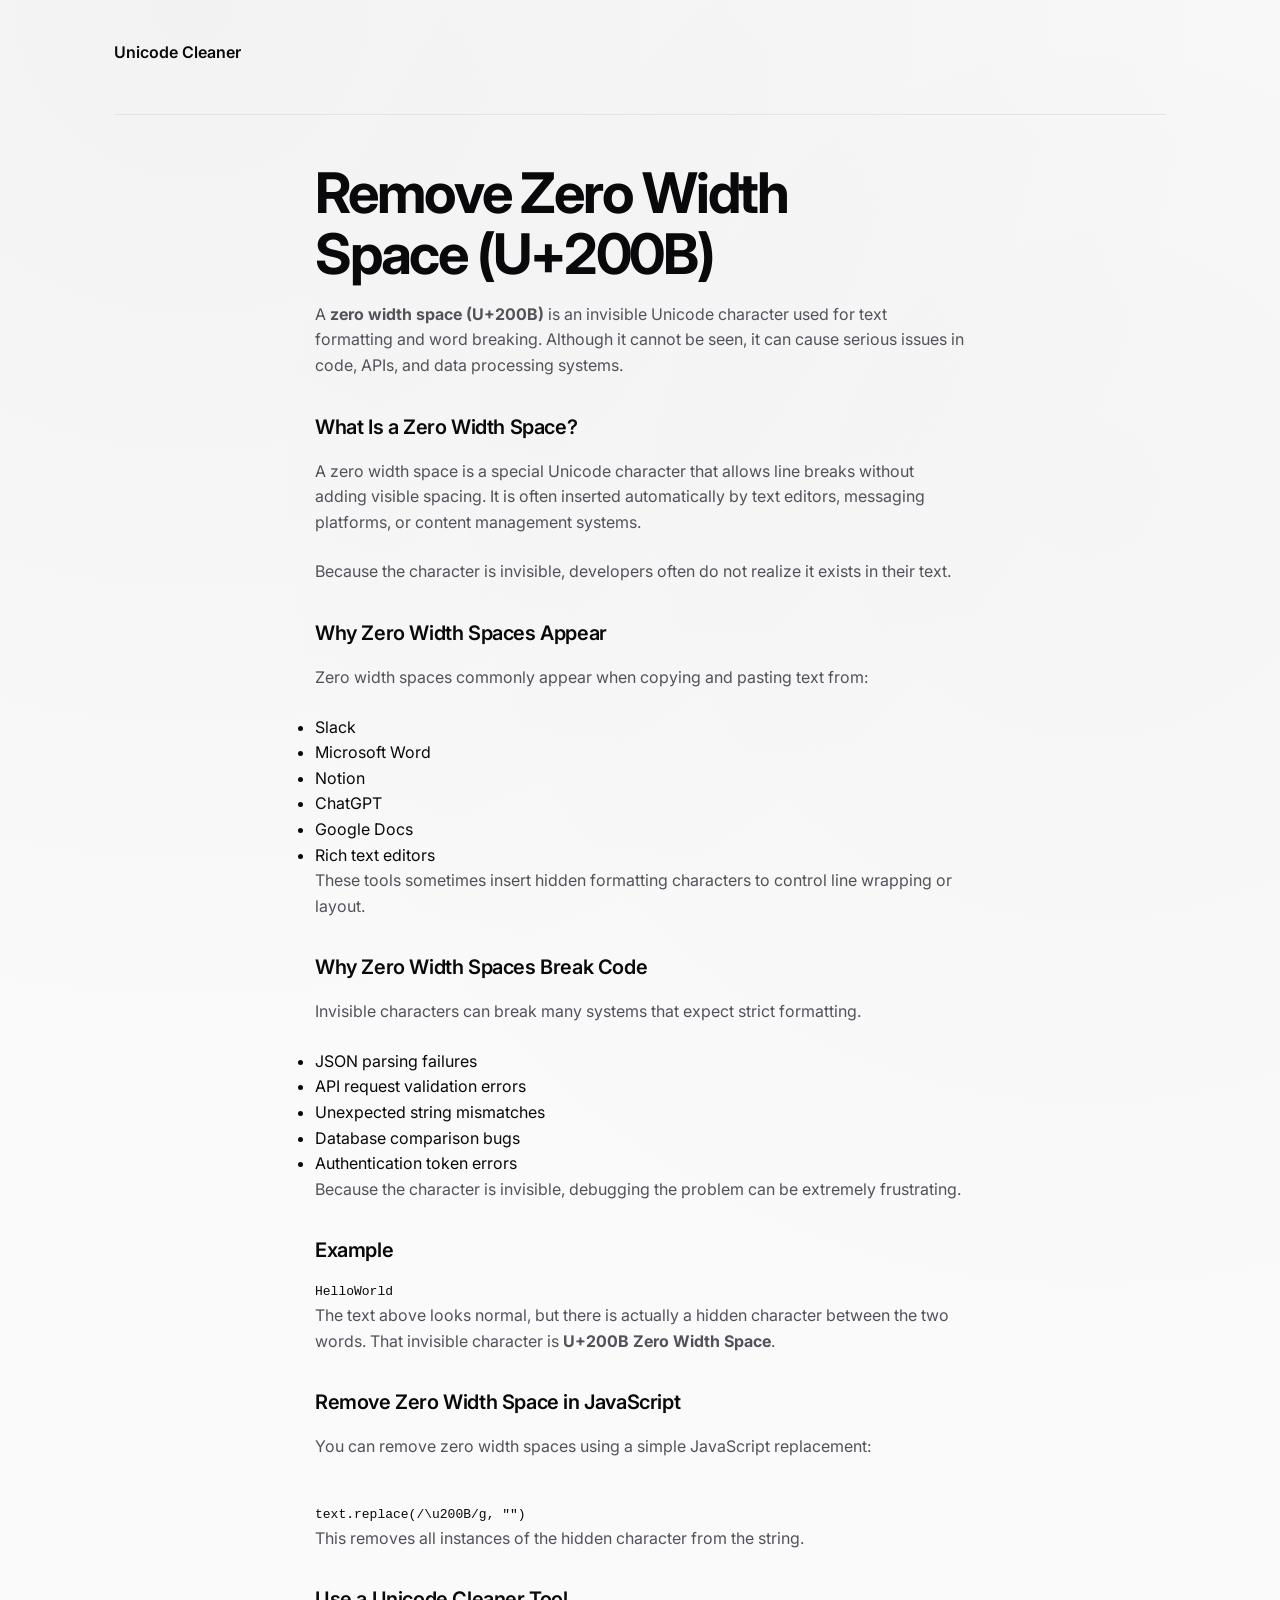
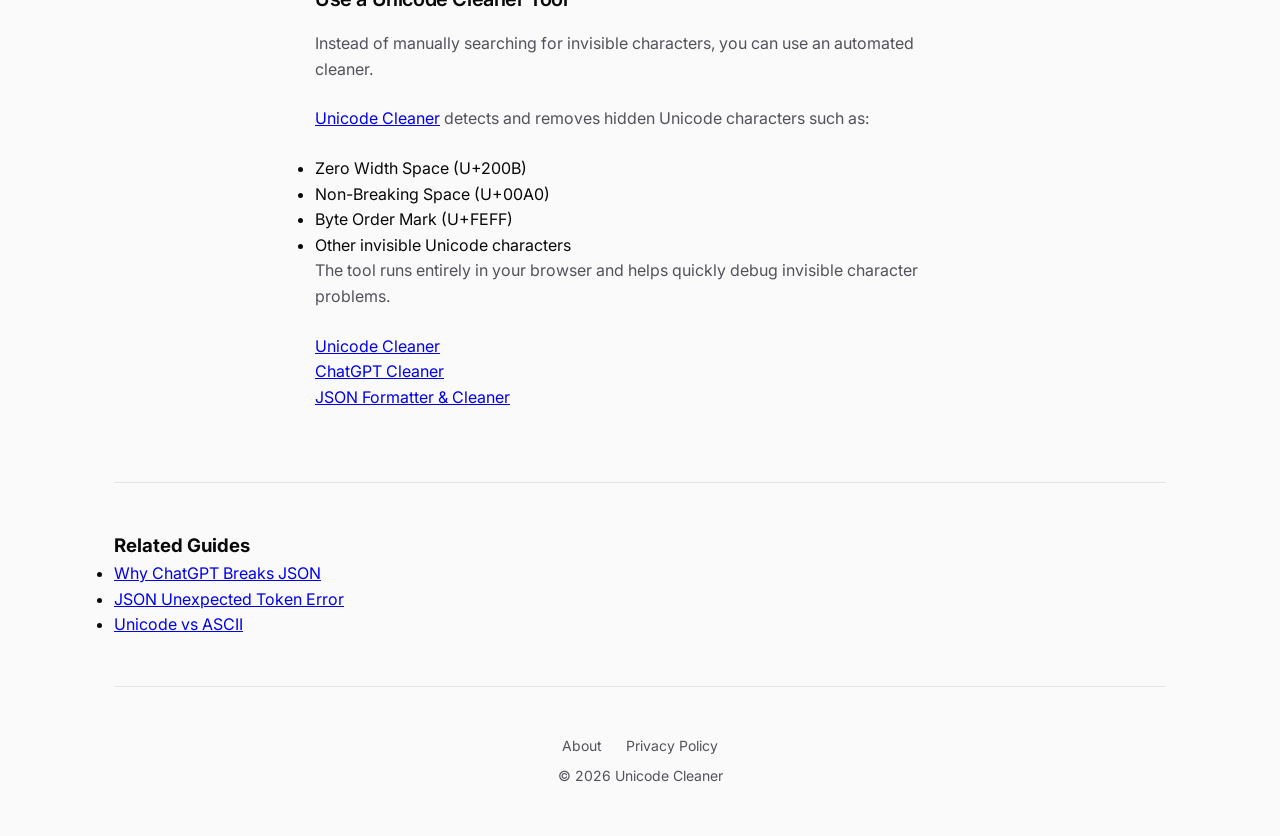
<file: remove-zero-width-space.html>
<!DOCTYPE html>
<html lang="en">
<head>
<meta charset="UTF-8">
<meta name="viewport" content="width=device-width, initial-scale=1.0">

<title>Remove Zero Width Space (U+200B) | Unicode Cleaner</title>

<meta name="description" content="Learn how to remove zero width spaces (U+200B) that break JSON.parse, APIs, and code. Fix invisible Unicode characters easily.">

<link rel="canonical" href="https://unicodecleaner.online/remove-zero-width-space.html">

<meta property="og:type" content="article">
<meta property="og:url" content="https://unicodecleaner.online/remove-zero-width-space.html">
<meta property="og:title" content="Remove Zero Width Space (U+200B)">
<meta property="og:description" content="Learn how to detect and remove invisible zero width spaces that break code and JSON parsing.">
<meta property="og:image" content="https://unicodecleaner.online/unicode-cleaner-preview.jpg">

<meta name="twitter:card" content="summary_large_image">
<meta name="twitter:title" content="Remove Zero Width Space (U+200B)">
<meta name="twitter:description" content="Fix hidden zero width spaces breaking your JSON, APIs, and code.">
<meta name="twitter:image" content="https://unicodecleaner.online/unicode-cleaner-preview.jpg">

<link rel="preconnect" href="https://fonts.googleapis.com">
<link rel="preconnect" href="https://fonts.gstatic.com" crossorigin>

<link href="https://fonts.googleapis.com/css2?family=Inter:wght@400;500;600;700&family=JetBrains+Mono:wght@400;500&display=swap" rel="stylesheet">

<link rel="stylesheet" href="css/style.css?v=2.0">

<meta name="theme-color" content="#4f46e5">
</head>

<body>

<div class="container">

<nav class="top-nav">
<div class="nav-brand">
<a href="/" style="text-decoration:none;color:inherit;">Unicode Cleaner</a>
</div>
</nav>

<section class="u-section">
<div class="faq-container">

<h1>Remove Zero Width Space (U+200B)</h1>

<p>A <strong>zero width space (U+200B)</strong> is an invisible Unicode character used for text formatting and word breaking. Although it cannot be seen, it can cause serious issues in code, APIs, and data processing systems.</p>

<h2>What Is a Zero Width Space?</h2>

<p>A zero width space is a special Unicode character that allows line breaks without adding visible spacing. It is often inserted automatically by text editors, messaging platforms, or content management systems.</p>

<p>Because the character is invisible, developers often do not realize it exists in their text.</p>

<h2>Why Zero Width Spaces Appear</h2>

<p>Zero width spaces commonly appear when copying and pasting text from:</p>

<ul>
<li>Slack</li>
<li>Microsoft Word</li>
<li>Notion</li>
<li>ChatGPT</li>
<li>Google Docs</li>
<li>Rich text editors</li>
</ul>

<p>These tools sometimes insert hidden formatting characters to control line wrapping or layout.</p>

<h2>Why Zero Width Spaces Break Code</h2>

<p>Invisible characters can break many systems that expect strict formatting.</p>

<ul>
<li>JSON parsing failures</li>
<li>API request validation errors</li>
<li>Unexpected string mismatches</li>
<li>Database comparison bugs</li>
<li>Authentication token errors</li>
</ul>

<p>Because the character is invisible, debugging the problem can be extremely frustrating.</p>

<h2>Example</h2>

<pre><code>Hello​World</code></pre>

<p>The text above looks normal, but there is actually a hidden character between the two words. That invisible character is <strong>U+200B Zero Width Space</strong>.</p>

<h2>Remove Zero Width Space in JavaScript</h2>

<p>You can remove zero width spaces using a simple JavaScript replacement:</p>

<pre><code>
text.replace(/\u200B/g, "")
</code></pre>

<p>This removes all instances of the hidden character from the string.</p>

<h2>Use a Unicode Cleaner Tool</h2>

<p>Instead of manually searching for invisible characters, you can use an automated cleaner.</p>

<p><a href="/">Unicode Cleaner</a> detects and removes hidden Unicode characters such as:</p>

<ul>
<li>Zero Width Space (U+200B)</li>
<li>Non-Breaking Space (U+00A0)</li>
<li>Byte Order Mark (U+FEFF)</li>
<li>Other invisible Unicode characters</li>
</ul>

<p>The tool runs entirely in your browser and helps quickly debug invisible character problems.</p>

<p>
<a href="/">Unicode Cleaner</a><br>
<a href="/chatgpt-cleaner.html">ChatGPT Cleaner</a><br>
<a href="/json-cleaner.html">JSON Formatter & Cleaner</a>
</p>

</div>
</section>

<section class="u-section">
<h3>Related Guides</h3>

<ul>
<li><a href="/why-chatgpt-breaks-json.html">Why ChatGPT Breaks JSON</a></li>
<li><a href="/json-unexpected-token-error.html">JSON Unexpected Token Error</a></li>
<li><a href="/unicode-vs-ascii.html">Unicode vs ASCII</a></li>
</ul>

</section>

<footer>

<div class="footer-links">
<a href="/about.html">About</a>
<a href="/privacy.html">Privacy Policy</a>
</div>

<div class="copyright u-mt-1">
&copy; 2026 Unicode Cleaner
</div>

</footer>

</div>

</body>
  </html>
</file>
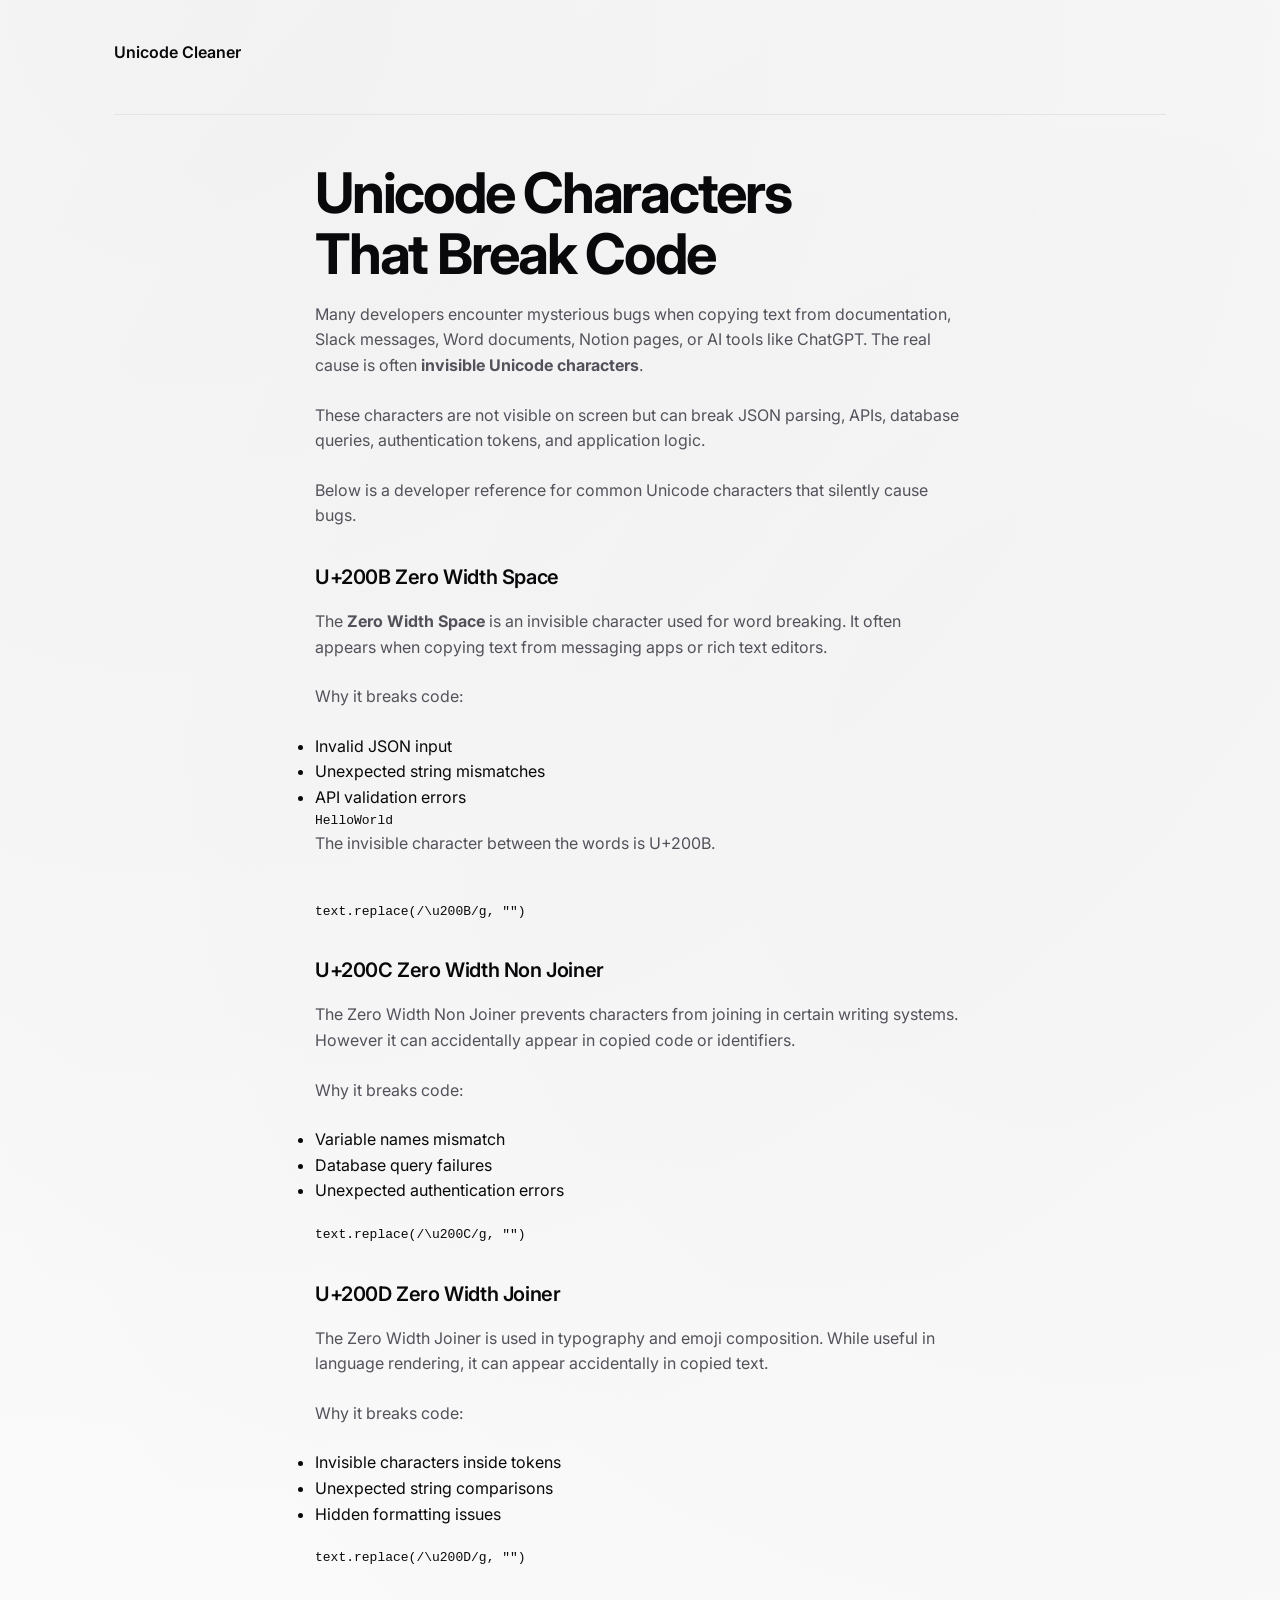
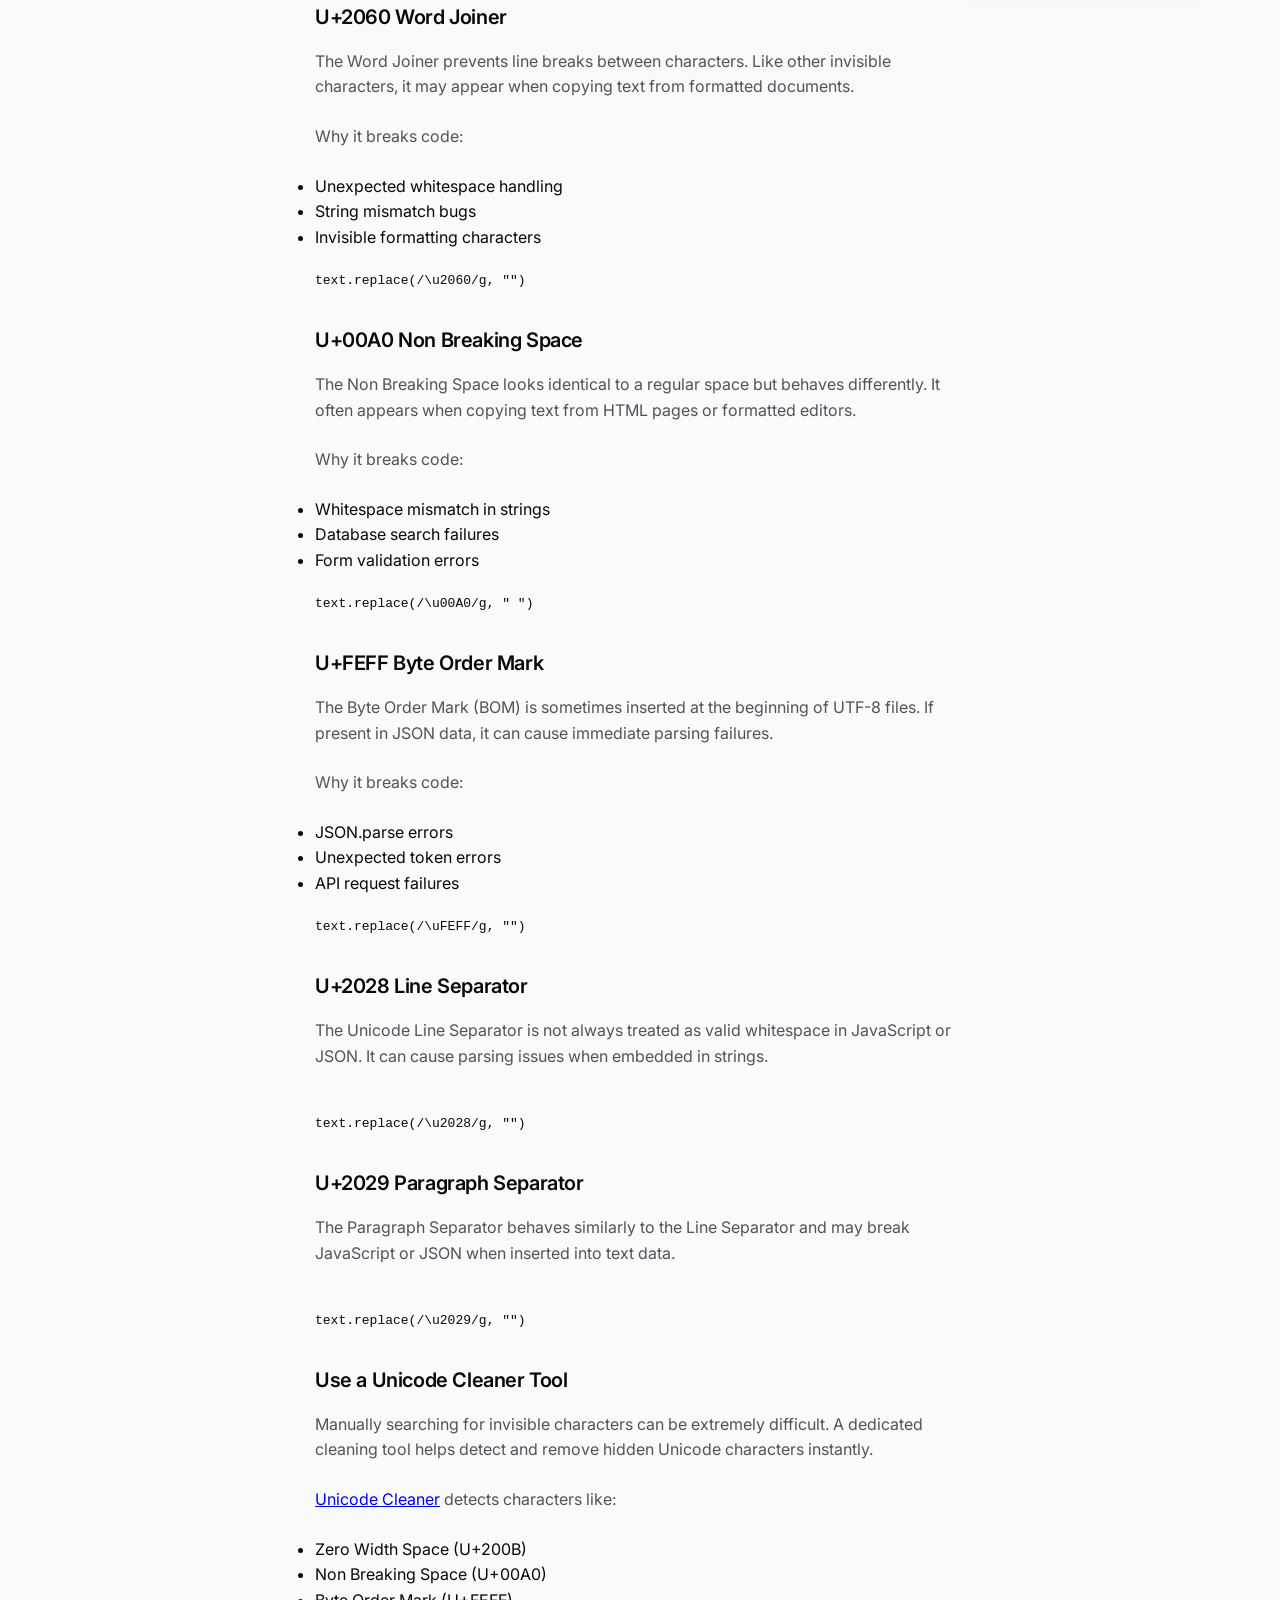
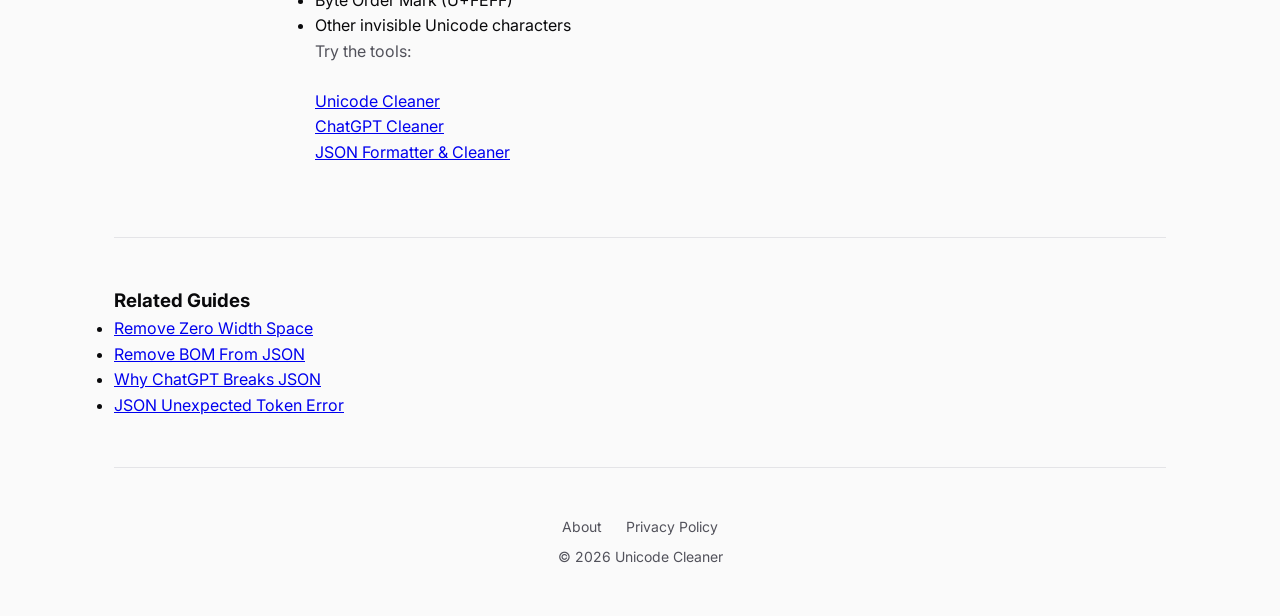
<file: unicode-characters-that-break-code.html>
<!DOCTYPE html>
<html lang="en">
<head>
<meta charset="UTF-8">
<meta name="viewport" content="width=device-width, initial-scale=1.0">

<title>Unicode Characters That Break Code | Unicode Cleaner</title>

<meta name="description" content="Learn about invisible Unicode characters that break JSON, APIs, and code including zero width space, BOM, NBSP, and other hidden characters.">

<link rel="canonical" href="https://unicodecleaner.online/unicode-characters-that-break-code.html">

<meta property="og:type" content="article">
<meta property="og:url" content="https://unicodecleaner.online/unicode-characters-that-break-code.html">
<meta property="og:title" content="Unicode Characters That Break Code">
<meta property="og:description" content="A developer reference for invisible Unicode characters that cause bugs in JSON, APIs, and code.">
<meta property="og:image" content="https://unicodecleaner.online/unicode-cleaner-preview.jpg">

<meta name="twitter:card" content="summary_large_image">
<meta name="twitter:title" content="Unicode Characters That Break Code">
<meta name="twitter:description" content="Understand invisible Unicode characters that silently break JSON parsing and code.">
<meta name="twitter:image" content="https://unicodecleaner.online/unicode-cleaner-preview.jpg">

<link rel="preconnect" href="https://fonts.googleapis.com">
<link rel="preconnect" href="https://fonts.gstatic.com" crossorigin>

<link href="https://fonts.googleapis.com/css2?family=Inter:wght@400;500;600;700&family=JetBrains+Mono:wght@400;500&display=swap" rel="stylesheet">

<link rel="stylesheet" href="css/style.css?v=2.0">

<meta name="theme-color" content="#4f46e5">

</head>

<body>

<div class="container">

<nav class="top-nav">
<div class="nav-brand">
<a href="/" style="text-decoration:none;color:inherit;">Unicode Cleaner</a>
</div>
</nav>

<section class="u-section">
<div class="faq-container">

<h1>Unicode Characters That Break Code</h1>

<p>
Many developers encounter mysterious bugs when copying text from documentation,
Slack messages, Word documents, Notion pages, or AI tools like ChatGPT.
The real cause is often <strong>invisible Unicode characters</strong>.
</p>

<p>
These characters are not visible on screen but can break
JSON parsing, APIs, database queries, authentication tokens, and application logic.
</p>

<p>
Below is a developer reference for common Unicode characters that silently cause bugs.
</p>

<h2>U+200B Zero Width Space</h2>

<p>
The <strong>Zero Width Space</strong> is an invisible character used for word breaking.
It often appears when copying text from messaging apps or rich text editors.
</p>

<p>Why it breaks code:</p>

<ul>
<li>Invalid JSON input</li>
<li>Unexpected string mismatches</li>
<li>API validation errors</li>
</ul>

<pre><code>Hello​World</code></pre>

<p>The invisible character between the words is U+200B.</p>

<pre><code>
text.replace(/\u200B/g, "")
</code></pre>

<h2>U+200C Zero Width Non Joiner</h2>

<p>
The Zero Width Non Joiner prevents characters from joining in certain writing systems.
However it can accidentally appear in copied code or identifiers.
</p>

<p>Why it breaks code:</p>

<ul>
<li>Variable names mismatch</li>
<li>Database query failures</li>
<li>Unexpected authentication errors</li>
</ul>

<pre><code>
text.replace(/\u200C/g, "")
</code></pre>

<h2>U+200D Zero Width Joiner</h2>

<p>
The Zero Width Joiner is used in typography and emoji composition.
While useful in language rendering, it can appear accidentally in copied text.
</p>

<p>Why it breaks code:</p>

<ul>
<li>Invisible characters inside tokens</li>
<li>Unexpected string comparisons</li>
<li>Hidden formatting issues</li>
</ul>

<pre><code>
text.replace(/\u200D/g, "")
</code></pre>

<h2>U+2060 Word Joiner</h2>

<p>
The Word Joiner prevents line breaks between characters. Like other invisible characters,
it may appear when copying text from formatted documents.
</p>

<p>Why it breaks code:</p>

<ul>
<li>Unexpected whitespace handling</li>
<li>String mismatch bugs</li>
<li>Invisible formatting characters</li>
</ul>

<pre><code>
text.replace(/\u2060/g, "")
</code></pre>

<h2>U+00A0 Non Breaking Space</h2>

<p>
The Non Breaking Space looks identical to a regular space but behaves differently.
It often appears when copying text from HTML pages or formatted editors.
</p>

<p>Why it breaks code:</p>

<ul>
<li>Whitespace mismatch in strings</li>
<li>Database search failures</li>
<li>Form validation errors</li>
</ul>

<pre><code>
text.replace(/\u00A0/g, " ")
</code></pre>

<h2>U+FEFF Byte Order Mark</h2>

<p>
The Byte Order Mark (BOM) is sometimes inserted at the beginning of UTF-8 files.
If present in JSON data, it can cause immediate parsing failures.
</p>

<p>Why it breaks code:</p>

<ul>
<li>JSON.parse errors</li>
<li>Unexpected token errors</li>
<li>API request failures</li>
</ul>

<pre><code>
text.replace(/\uFEFF/g, "")
</code></pre>

<h2>U+2028 Line Separator</h2>

<p>
The Unicode Line Separator is not always treated as valid whitespace in JavaScript or JSON.
It can cause parsing issues when embedded in strings.
</p>

<pre><code>
text.replace(/\u2028/g, "")
</code></pre>

<h2>U+2029 Paragraph Separator</h2>

<p>
The Paragraph Separator behaves similarly to the Line Separator and may break
JavaScript or JSON when inserted into text data.
</p>

<pre><code>
text.replace(/\u2029/g, "")
</code></pre>

<h2>Use a Unicode Cleaner Tool</h2>

<p>
Manually searching for invisible characters can be extremely difficult.
A dedicated cleaning tool helps detect and remove hidden Unicode characters instantly.
</p>

<p>
<a href="/">Unicode Cleaner</a> detects characters like:
</p>

<ul>
<li>Zero Width Space (U+200B)</li>
<li>Non Breaking Space (U+00A0)</li>
<li>Byte Order Mark (U+FEFF)</li>
<li>Other invisible Unicode characters</li>
</ul>

<p>
Try the tools:
</p>

<p>
<a href="/">Unicode Cleaner</a><br>
<a href="/chatgpt-cleaner.html">ChatGPT Cleaner</a><br>
<a href="/json-cleaner.html">JSON Formatter & Cleaner</a>
</p>

</div>
</section>

<section class="u-section">

<h3>Related Guides</h3>

<ul>
<li><a href="/remove-zero-width-space.html">Remove Zero Width Space</a></li>
<li><a href="/remove-bom-from-json.html">Remove BOM From JSON</a></li>
<li><a href="/why-chatgpt-breaks-json.html">Why ChatGPT Breaks JSON</a></li>
<li><a href="/json-unexpected-token-error.html">JSON Unexpected Token Error</a></li>
</ul>

</section>

<footer>

<div class="footer-links">
<a href="/about.html">About</a>
<a href="/privacy.html">Privacy Policy</a>
</div>

<div class="copyright u-mt-1">
&copy; 2026 Unicode Cleaner
</div>

</footer>

</div>

</body>
  </html>
</file>
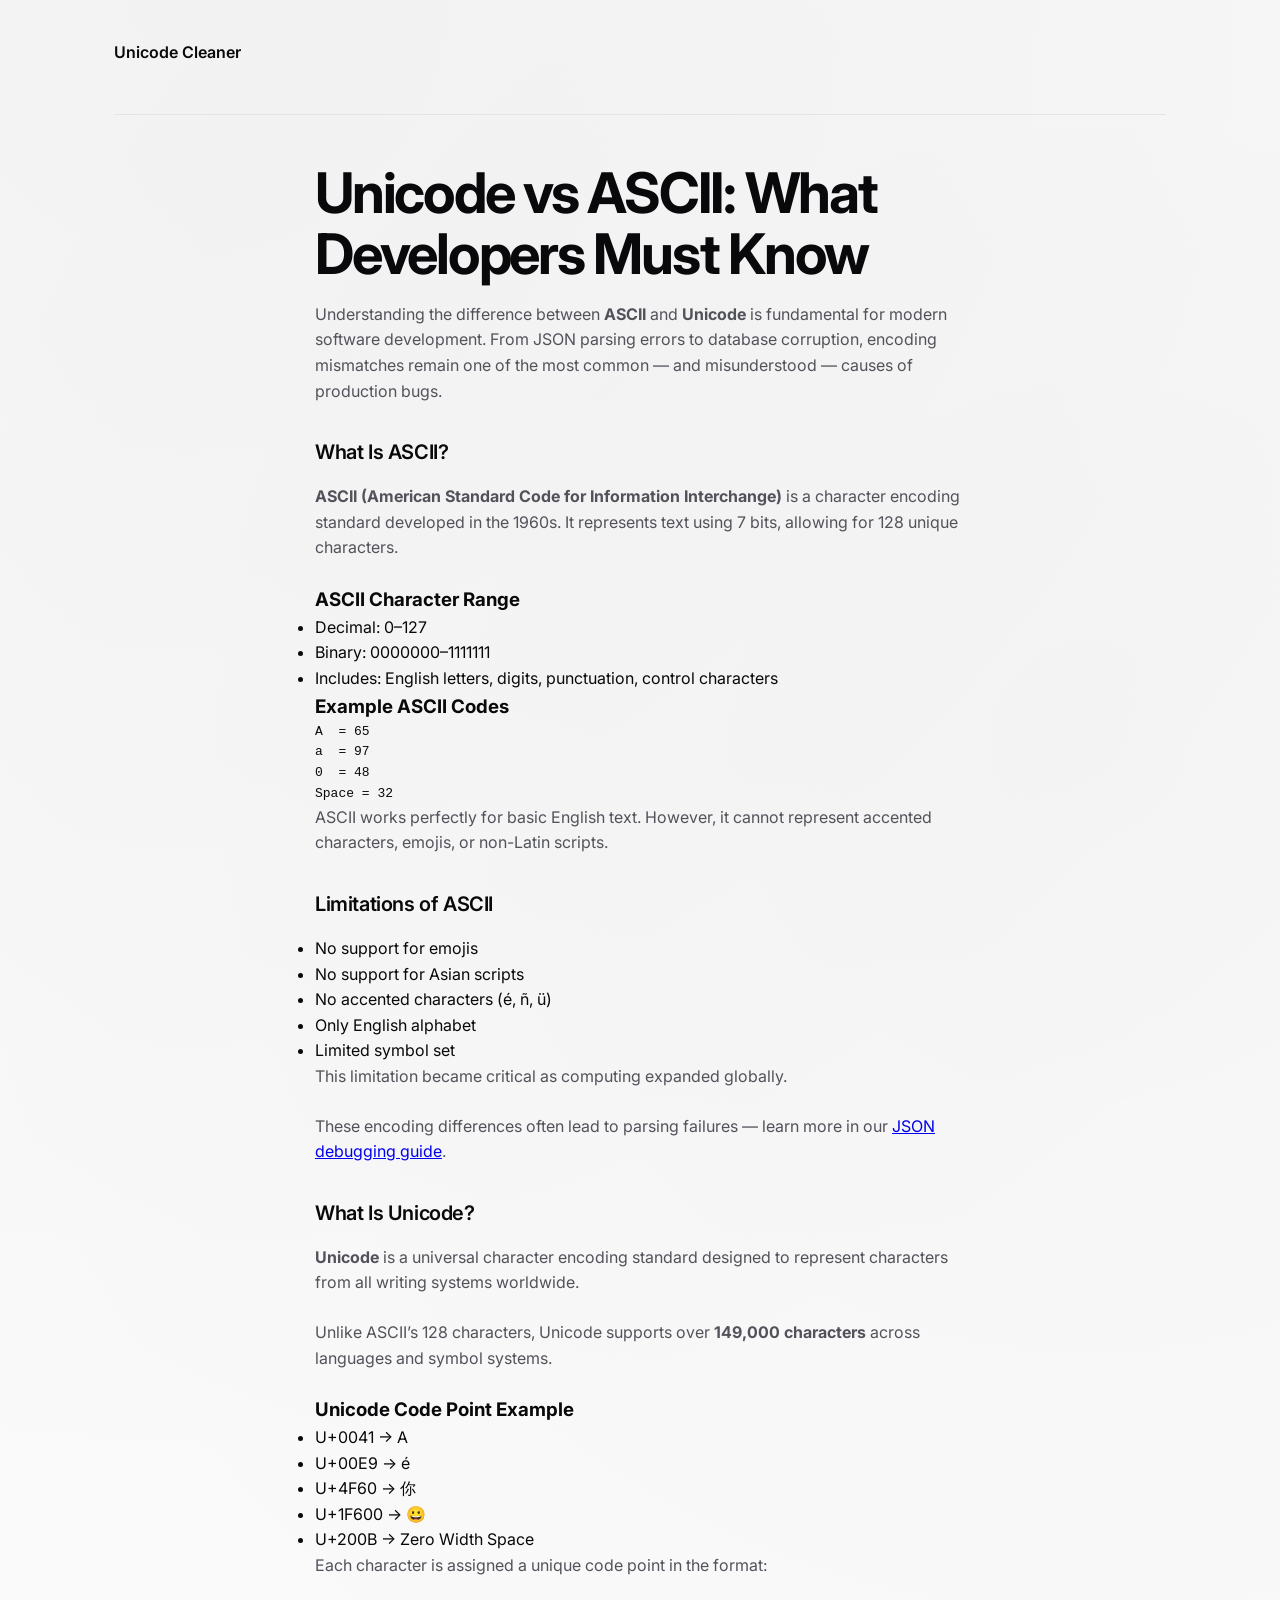
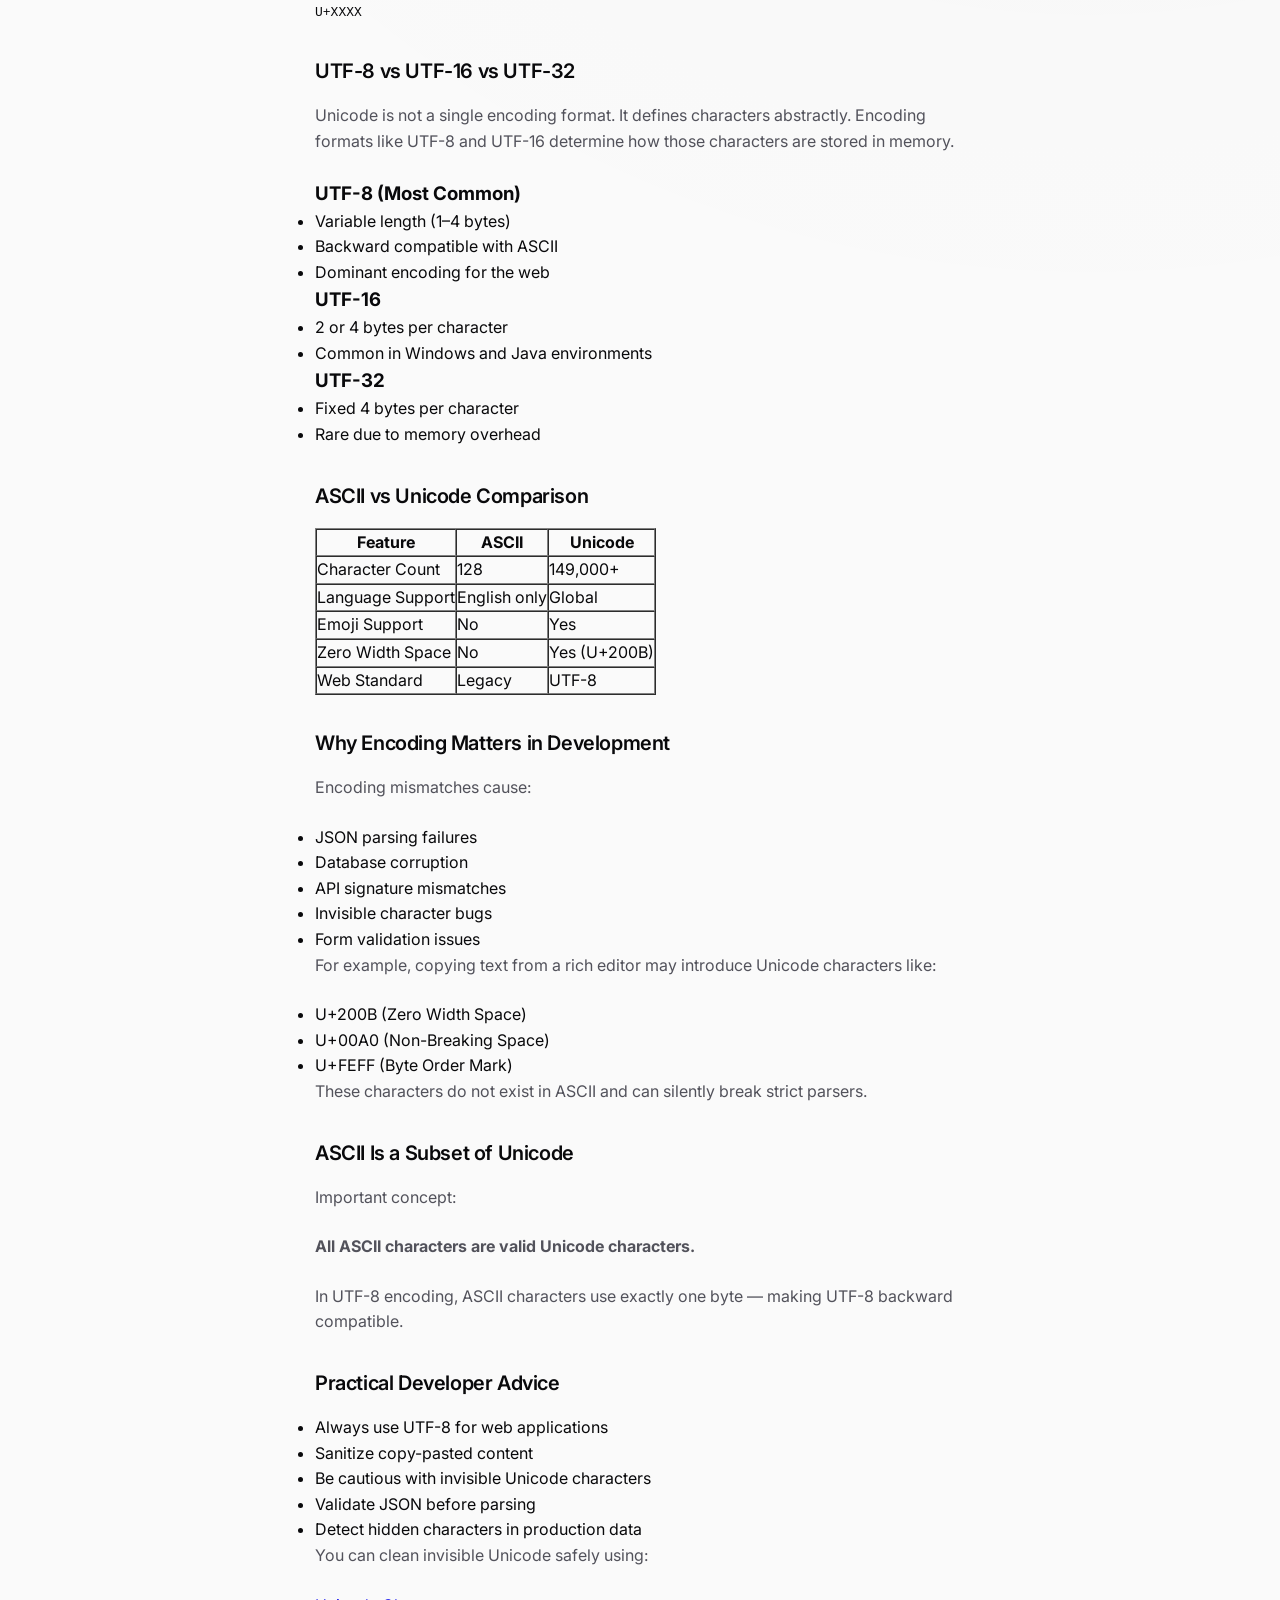
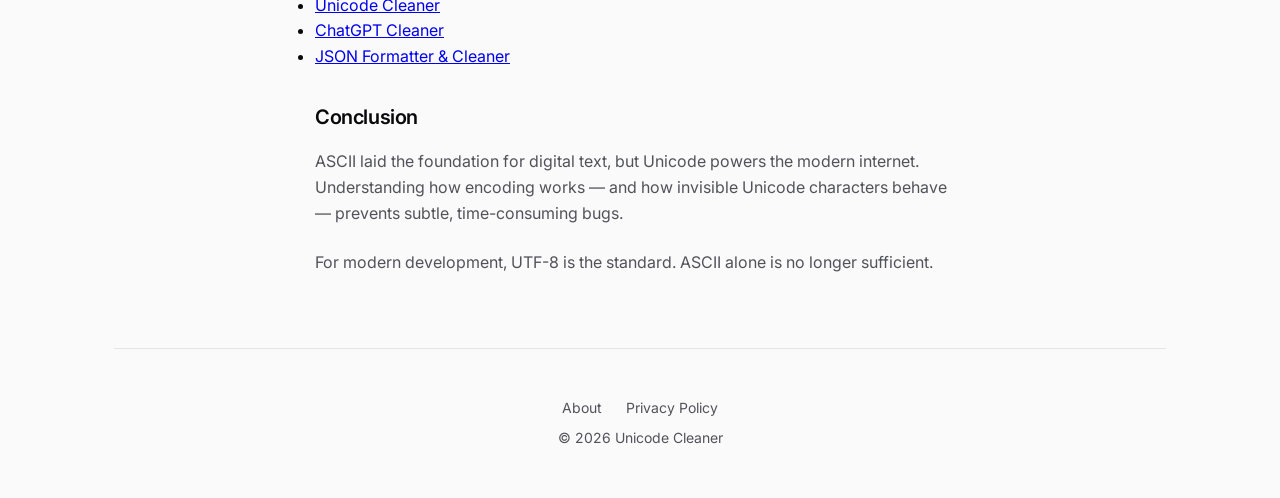
<file: unicode-vs-ascii.html>
<!DOCTYPE html>
<html lang="en">
<head>
<meta charset="UTF-8">
<meta name="viewport" content="width=device-width, initial-scale=1.0">

<title>Unicode vs ASCII: What Developers Must Know | Unicode Cleaner</title>

<meta name="description" content="Unicode vs ASCII explained for developers. Learn the differences, encoding formats, code points, UTF-8, UTF-16, and why Unicode matters in modern applications.">

<link rel="canonical" href="https://unicodecleaner.online/unicode-vs-ascii.html">

<meta property="og:type" content="article">
<meta property="og:url" content="https://unicodecleaner.online/unicode-vs-ascii.html">
<meta property="og:title" content="Unicode vs ASCII: What Developers Must Know">
<meta property="og:description" content="Understand ASCII limitations and why Unicode (UTF-8) powers modern software systems.">
<meta property="og:image" content="https://unicodecleaner.online/unicode-cleaner-preview.jpg">

<meta name="twitter:card" content="summary_large_image">
<meta name="twitter:title" content="Unicode vs ASCII: What Developers Must Know">
<meta name="twitter:description" content="Technical guide explaining ASCII vs Unicode encoding differences.">
<meta name="twitter:image" content="https://unicodecleaner.online/unicode-cleaner-preview.jpg">

<link rel="preconnect" href="https://fonts.googleapis.com">
<link rel="preconnect" href="https://fonts.gstatic.com" crossorigin>
<link href="https://fonts.googleapis.com/css2?family=Inter:wght@400;500;600;700&family=JetBrains+Mono:wght@400;500&display=swap" rel="stylesheet">

<link rel="stylesheet" href="css/style.css?v=2.0">
<meta name="theme-color" content="#4f46e5">

</head>
<body>

<div class="container">

<nav class="top-nav">
    <div class="nav-brand">
        <a href="/" style="text-decoration:none;color:inherit;">Unicode Cleaner</a>
    </div>
</nav>

<section class="u-section">
<div class="faq-container">

<h1>Unicode vs ASCII: What Developers Must Know</h1>

<p>Understanding the difference between <strong>ASCII</strong> and <strong>Unicode</strong> is fundamental for modern software development. From JSON parsing errors to database corruption, encoding mismatches remain one of the most common — and misunderstood — causes of production bugs.</p>

<h2>What Is ASCII?</h2>

<p><strong>ASCII (American Standard Code for Information Interchange)</strong> is a character encoding standard developed in the 1960s. It represents text using 7 bits, allowing for 128 unique characters.</p>

<h3>ASCII Character Range</h3>

<ul>
<li>Decimal: 0–127</li>
<li>Binary: 0000000–1111111</li>
<li>Includes: English letters, digits, punctuation, control characters</li>
</ul>

<h3>Example ASCII Codes</h3>

<pre><code>A  = 65
a  = 97
0  = 48
Space = 32
</code></pre>

<p>ASCII works perfectly for basic English text. However, it cannot represent accented characters, emojis, or non-Latin scripts.</p>

<h2>Limitations of ASCII</h2>

<ul>
<li>No support for emojis</li>
<li>No support for Asian scripts</li>
<li>No accented characters (é, ñ, ü)</li>
<li>Only English alphabet</li>
<li>Limited symbol set</li>
</ul>

<p>This limitation became critical as computing expanded globally.</p>
    <p>These encoding differences often lead to parsing failures — learn more in our <a href="/why-chatgpt-breaks-json.html">JSON debugging guide</a>.</p>

<h2>What Is Unicode?</h2>

<p><strong>Unicode</strong> is a universal character encoding standard designed to represent characters from all writing systems worldwide.</p>

<p>Unlike ASCII’s 128 characters, Unicode supports over <strong>149,000 characters</strong> across languages and symbol systems.</p>

<h3>Unicode Code Point Example</h3>

<ul>
<li>U+0041 → A</li>
<li>U+00E9 → é</li>
<li>U+4F60 → 你</li>
<li>U+1F600 → 😀</li>
<li>U+200B → Zero Width Space</li>
</ul>

<p>Each character is assigned a unique code point in the format:</p>

<pre><code>U+XXXX</code></pre>

<h2>UTF-8 vs UTF-16 vs UTF-32</h2>

<p>Unicode is not a single encoding format. It defines characters abstractly. Encoding formats like UTF-8 and UTF-16 determine how those characters are stored in memory.</p>

<h3>UTF-8 (Most Common)</h3>

<ul>
<li>Variable length (1–4 bytes)</li>
<li>Backward compatible with ASCII</li>
<li>Dominant encoding for the web</li>
</ul>

<h3>UTF-16</h3>

<ul>
<li>2 or 4 bytes per character</li>
<li>Common in Windows and Java environments</li>
</ul>

<h3>UTF-32</h3>

<ul>
<li>Fixed 4 bytes per character</li>
<li>Rare due to memory overhead</li>
</ul>

<h2>ASCII vs Unicode Comparison</h2>

<table border="1" cellpadding="6" cellspacing="0">
<tr>
<th>Feature</th>
<th>ASCII</th>
<th>Unicode</th>
</tr>
<tr>
<td>Character Count</td>
<td>128</td>
<td>149,000+</td>
</tr>
<tr>
<td>Language Support</td>
<td>English only</td>
<td>Global</td>
</tr>
<tr>
<td>Emoji Support</td>
<td>No</td>
<td>Yes</td>
</tr>
<tr>
<td>Zero Width Space</td>
<td>No</td>
<td>Yes (U+200B)</td>
</tr>
<tr>
<td>Web Standard</td>
<td>Legacy</td>
<td>UTF-8</td>
</tr>
</table>

<h2>Why Encoding Matters in Development</h2>

<p>Encoding mismatches cause:</p>

<ul>
<li>JSON parsing failures</li>
<li>Database corruption</li>
<li>API signature mismatches</li>
<li>Invisible character bugs</li>
<li>Form validation issues</li>
</ul>

<p>For example, copying text from a rich editor may introduce Unicode characters like:</p>

<ul>
<li>U+200B (Zero Width Space)</li>
<li>U+00A0 (Non-Breaking Space)</li>
<li>U+FEFF (Byte Order Mark)</li>
</ul>

<p>These characters do not exist in ASCII and can silently break strict parsers.</p>

<h2>ASCII Is a Subset of Unicode</h2>

<p>Important concept:</p>

<p><strong>All ASCII characters are valid Unicode characters.</strong></p>

<p>In UTF-8 encoding, ASCII characters use exactly one byte — making UTF-8 backward compatible.</p>

<h2>Practical Developer Advice</h2>

<ul>
<li>Always use UTF-8 for web applications</li>
<li>Sanitize copy-pasted content</li>
<li>Be cautious with invisible Unicode characters</li>
<li>Validate JSON before parsing</li>
<li>Detect hidden characters in production data</li>
</ul>

<p>You can clean invisible Unicode safely using:</p>

<ul>
<li><a href="/">Unicode Cleaner</a></li>
<li><a href="/chatgpt-cleaner.html">ChatGPT Cleaner</a></li>
<li><a href="/json-cleaner.html">JSON Formatter & Cleaner</a></li>
</ul>

<h2>Conclusion</h2>

<p>ASCII laid the foundation for digital text, but Unicode powers the modern internet. Understanding how encoding works — and how invisible Unicode characters behave — prevents subtle, time-consuming bugs.</p>

<p>For modern development, UTF-8 is the standard. ASCII alone is no longer sufficient.</p>

</div>
</section>
    
<footer>
    <div class="footer-links">
        <a href="/about.html">About</a>
        <a href="/privacy.html">Privacy Policy</a>
    </div>
    <div class="copyright u-mt-1">
        &copy; 2026 Unicode Cleaner
    </div>
</footer>

</div>

</body>
</html>
</file>
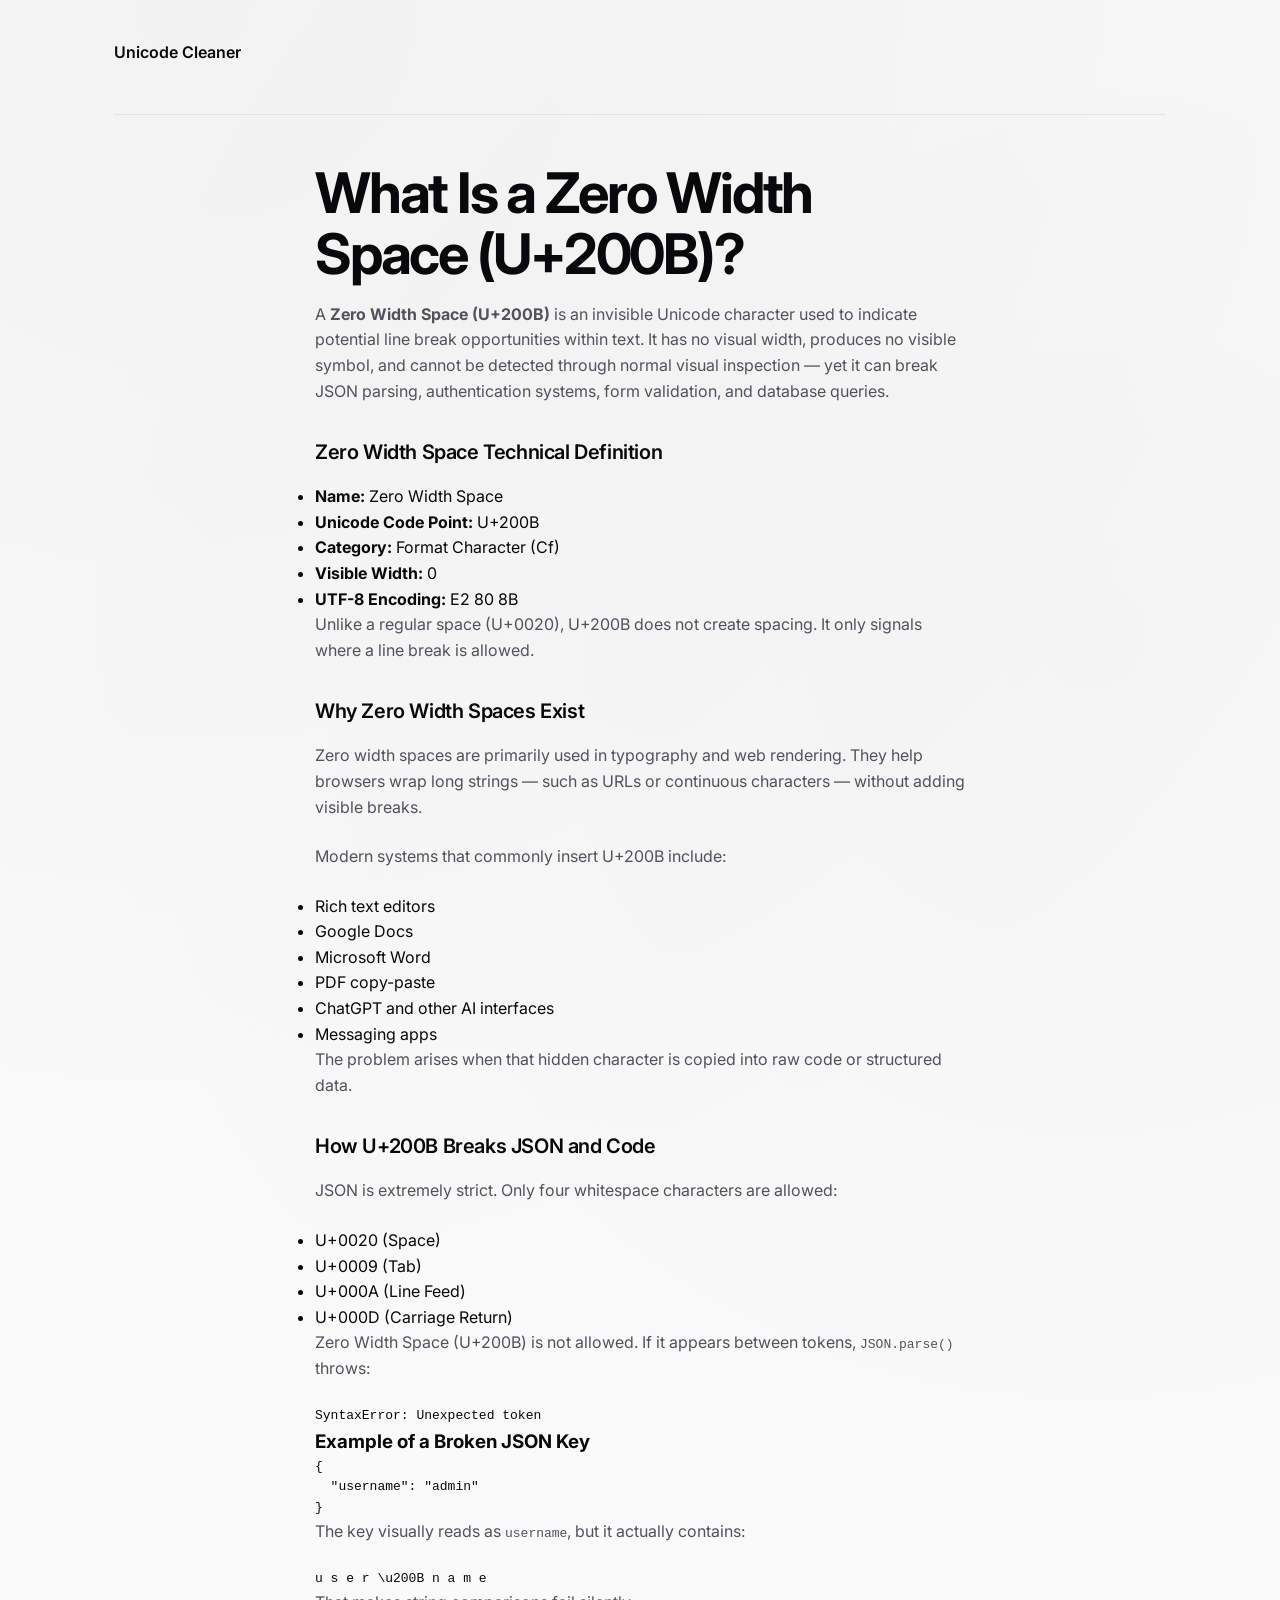
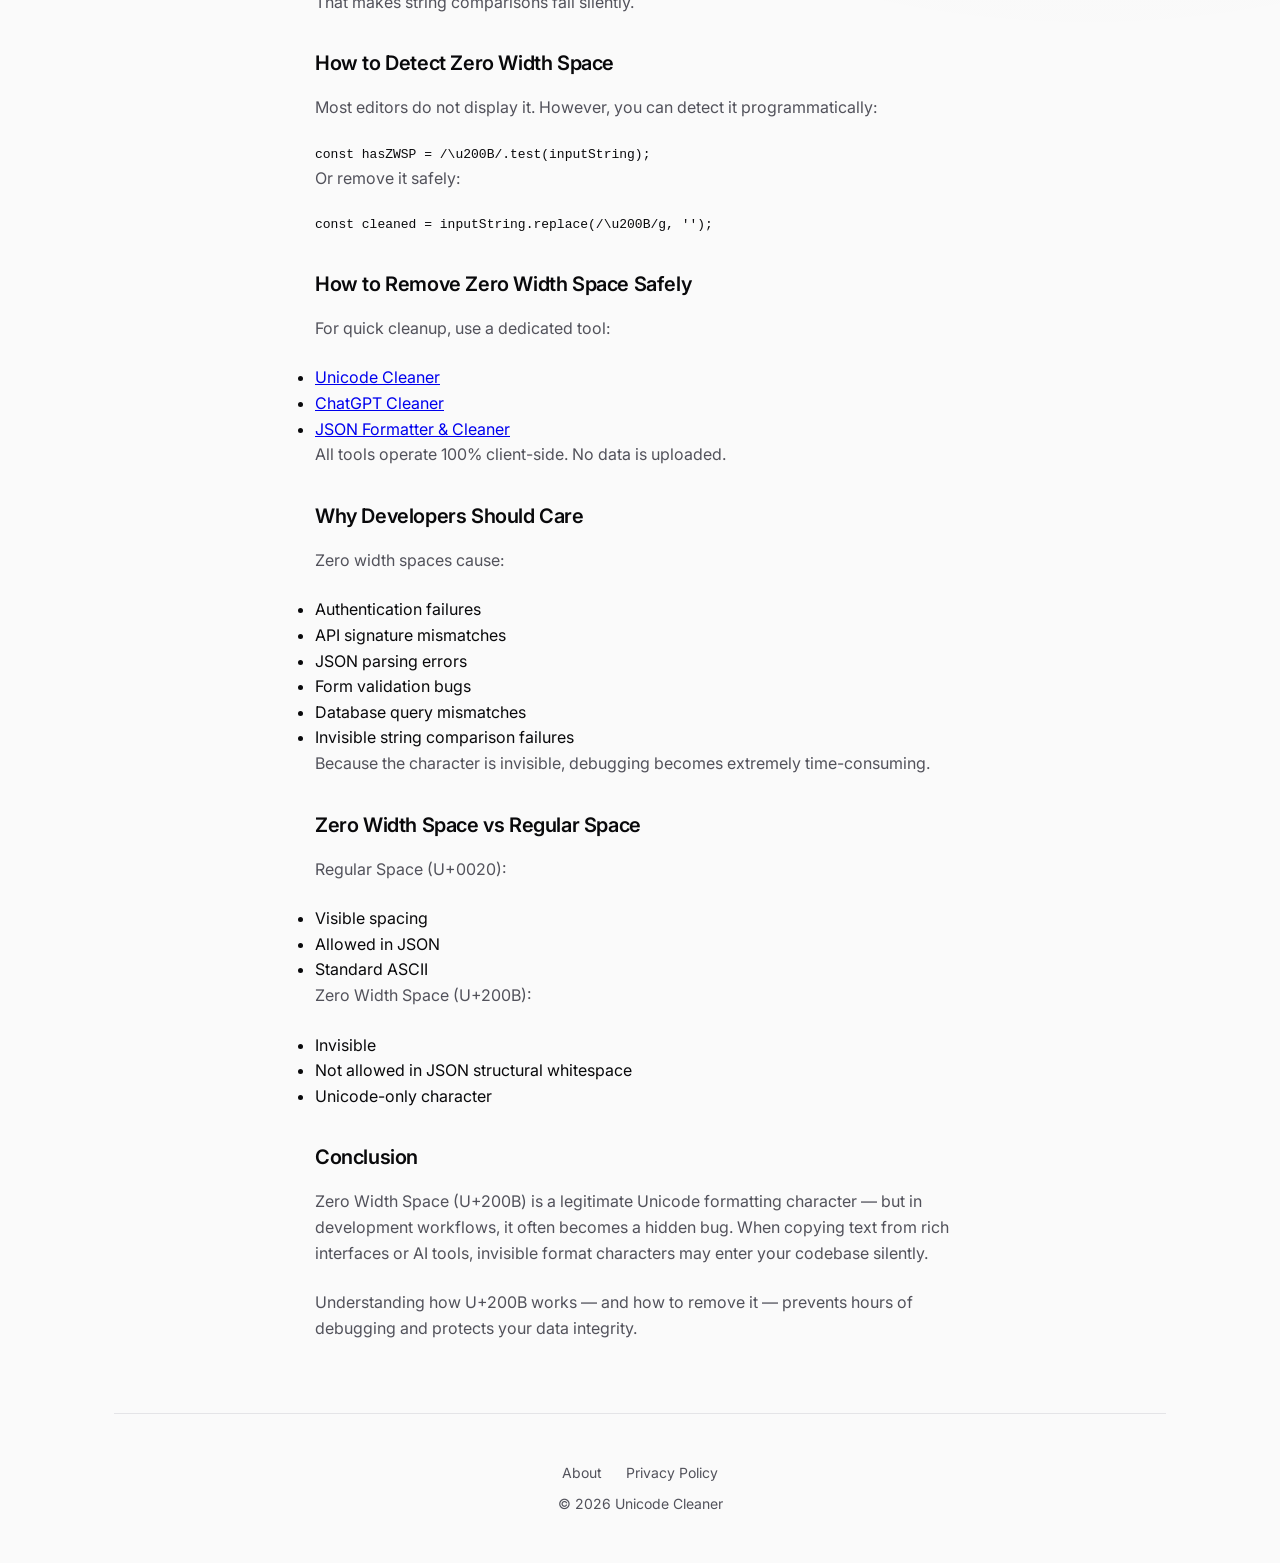
<file: what-is-zero-width-space.html>
<!DOCTYPE html>
<html lang="en">
<head>
<meta charset="UTF-8">
<meta name="viewport" content="width=device-width, initial-scale=1.0">

<title>What Is a Zero Width Space (U+200B)? Meaning, Examples & Fix | Unicode Cleaner</title>

<meta name="description" content="What is a zero width space (U+200B)? Learn how this invisible Unicode character breaks JSON, code, forms, and databases — and how to detect and remove it safely.">

<link rel="canonical" href="https://unicodecleaner.online/what-is-zero-width-space.html">

<meta property="og:type" content="article">
<meta property="og:url" content="https://unicodecleaner.online/what-is-zero-width-space.html">
<meta property="og:title" content="What Is a Zero Width Space (U+200B)?">
<meta property="og:description" content="Understand how U+200B works, why it causes hidden bugs, and how developers can remove it safely.">
<meta property="og:image" content="https://unicodecleaner.online/unicode-cleaner-preview.jpg">

<meta name="twitter:card" content="summary_large_image">
<meta name="twitter:title" content="What Is a Zero Width Space (U+200B)?">
<meta name="twitter:description" content="Invisible Unicode character U+200B explained for developers.">
<meta name="twitter:image" content="https://unicodecleaner.online/unicode-cleaner-preview.jpg">

<link rel="preconnect" href="https://fonts.googleapis.com">
<link rel="preconnect" href="https://fonts.gstatic.com" crossorigin>
<link href="https://fonts.googleapis.com/css2?family=Inter:wght@400;500;600;700&family=JetBrains+Mono:wght@400;500&display=swap" rel="stylesheet">

<link rel="stylesheet" href="css/style.css?v=2.0">
<meta name="theme-color" content="#4f46e5">

</head>
<body>

<div class="container">

<nav class="top-nav">
    <div class="nav-brand">
        <a href="/" style="text-decoration:none;color:inherit;">Unicode Cleaner</a>
    </div>
</nav>

<section class="u-section">
<div class="faq-container">

<h1>What Is a Zero Width Space (U+200B)?</h1>

<p>A <strong>Zero Width Space (U+200B)</strong> is an invisible Unicode character used to indicate potential line break opportunities within text. It has no visual width, produces no visible symbol, and cannot be detected through normal visual inspection — yet it can break JSON parsing, authentication systems, form validation, and database queries.</p>

<h2>Zero Width Space Technical Definition</h2>

<ul>
<li><strong>Name:</strong> Zero Width Space</li>
<li><strong>Unicode Code Point:</strong> U+200B</li>
<li><strong>Category:</strong> Format Character (Cf)</li>
<li><strong>Visible Width:</strong> 0</li>
<li><strong>UTF-8 Encoding:</strong> E2 80 8B</li>
</ul>

<p>Unlike a regular space (U+0020), U+200B does not create spacing. It only signals where a line break is allowed.</p>

<h2>Why Zero Width Spaces Exist</h2>

<p>Zero width spaces are primarily used in typography and web rendering. They help browsers wrap long strings — such as URLs or continuous characters — without adding visible breaks.</p>

<p>Modern systems that commonly insert U+200B include:</p>

<ul>
<li>Rich text editors</li>
<li>Google Docs</li>
<li>Microsoft Word</li>
<li>PDF copy-paste</li>
<li>ChatGPT and other AI interfaces</li>
<li>Messaging apps</li>
</ul>

<p>The problem arises when that hidden character is copied into raw code or structured data.</p>

<h2>How U+200B Breaks JSON and Code</h2>

<p>JSON is extremely strict. Only four whitespace characters are allowed:</p>

<ul>
<li>U+0020 (Space)</li>
<li>U+0009 (Tab)</li>
<li>U+000A (Line Feed)</li>
<li>U+000D (Carriage Return)</li>
</ul>

<p>Zero Width Space (U+200B) is not allowed. If it appears between tokens, <code>JSON.parse()</code> throws:</p>

<pre><code>SyntaxError: Unexpected token</code></pre>

<h3>Example of a Broken JSON Key</h3>

<pre><code>{
  "user​name": "admin"
}</code></pre>

<p>The key visually reads as <code>username</code>, but it actually contains:</p>

<pre><code>u s e r \u200B n a m e</code></pre>

<p>That makes string comparisons fail silently.</p>

<h2>How to Detect Zero Width Space</h2>

<p>Most editors do not display it. However, you can detect it programmatically:</p>

<pre><code>const hasZWSP = /\u200B/.test(inputString);</code></pre>

<p>Or remove it safely:</p>

<pre><code>const cleaned = inputString.replace(/\u200B/g, '');</code></pre>

<h2>How to Remove Zero Width Space Safely</h2>

<p>For quick cleanup, use a dedicated tool:</p>

<ul>
<li><a href="/">Unicode Cleaner</a></li>
<li><a href="/chatgpt-cleaner.html">ChatGPT Cleaner</a></li>
<li><a href="/json-cleaner.html">JSON Formatter & Cleaner</a></li>
</ul>

<p>All tools operate 100% client-side. No data is uploaded.</p>

<h2>Why Developers Should Care</h2>

<p>Zero width spaces cause:</p>

<ul>
<li>Authentication failures</li>
<li>API signature mismatches</li>
<li>JSON parsing errors</li>
<li>Form validation bugs</li>
<li>Database query mismatches</li>
<li>Invisible string comparison failures</li>
</ul>

<p>Because the character is invisible, debugging becomes extremely time-consuming.</p>

<h2>Zero Width Space vs Regular Space</h2>

<p>Regular Space (U+0020):</p>
<ul>
<li>Visible spacing</li>
<li>Allowed in JSON</li>
<li>Standard ASCII</li>
</ul>

<p>Zero Width Space (U+200B):</p>
<ul>
<li>Invisible</li>
<li>Not allowed in JSON structural whitespace</li>
<li>Unicode-only character</li>
</ul>

<h2>Conclusion</h2>

<p>Zero Width Space (U+200B) is a legitimate Unicode formatting character — but in development workflows, it often becomes a hidden bug. When copying text from rich interfaces or AI tools, invisible format characters may enter your codebase silently.</p>

<p>Understanding how U+200B works — and how to remove it — prevents hours of debugging and protects your data integrity.</p>

</div>
</section>

<footer>
    <div class="footer-links">
        <a href="/about.html">About</a>
        <a href="/privacy.html">Privacy Policy</a>
    </div>
    <div class="copyright u-mt-1">
        &copy; 2026 Unicode Cleaner
    </div>
</footer>

</div>

</body>
  </html>
</file>
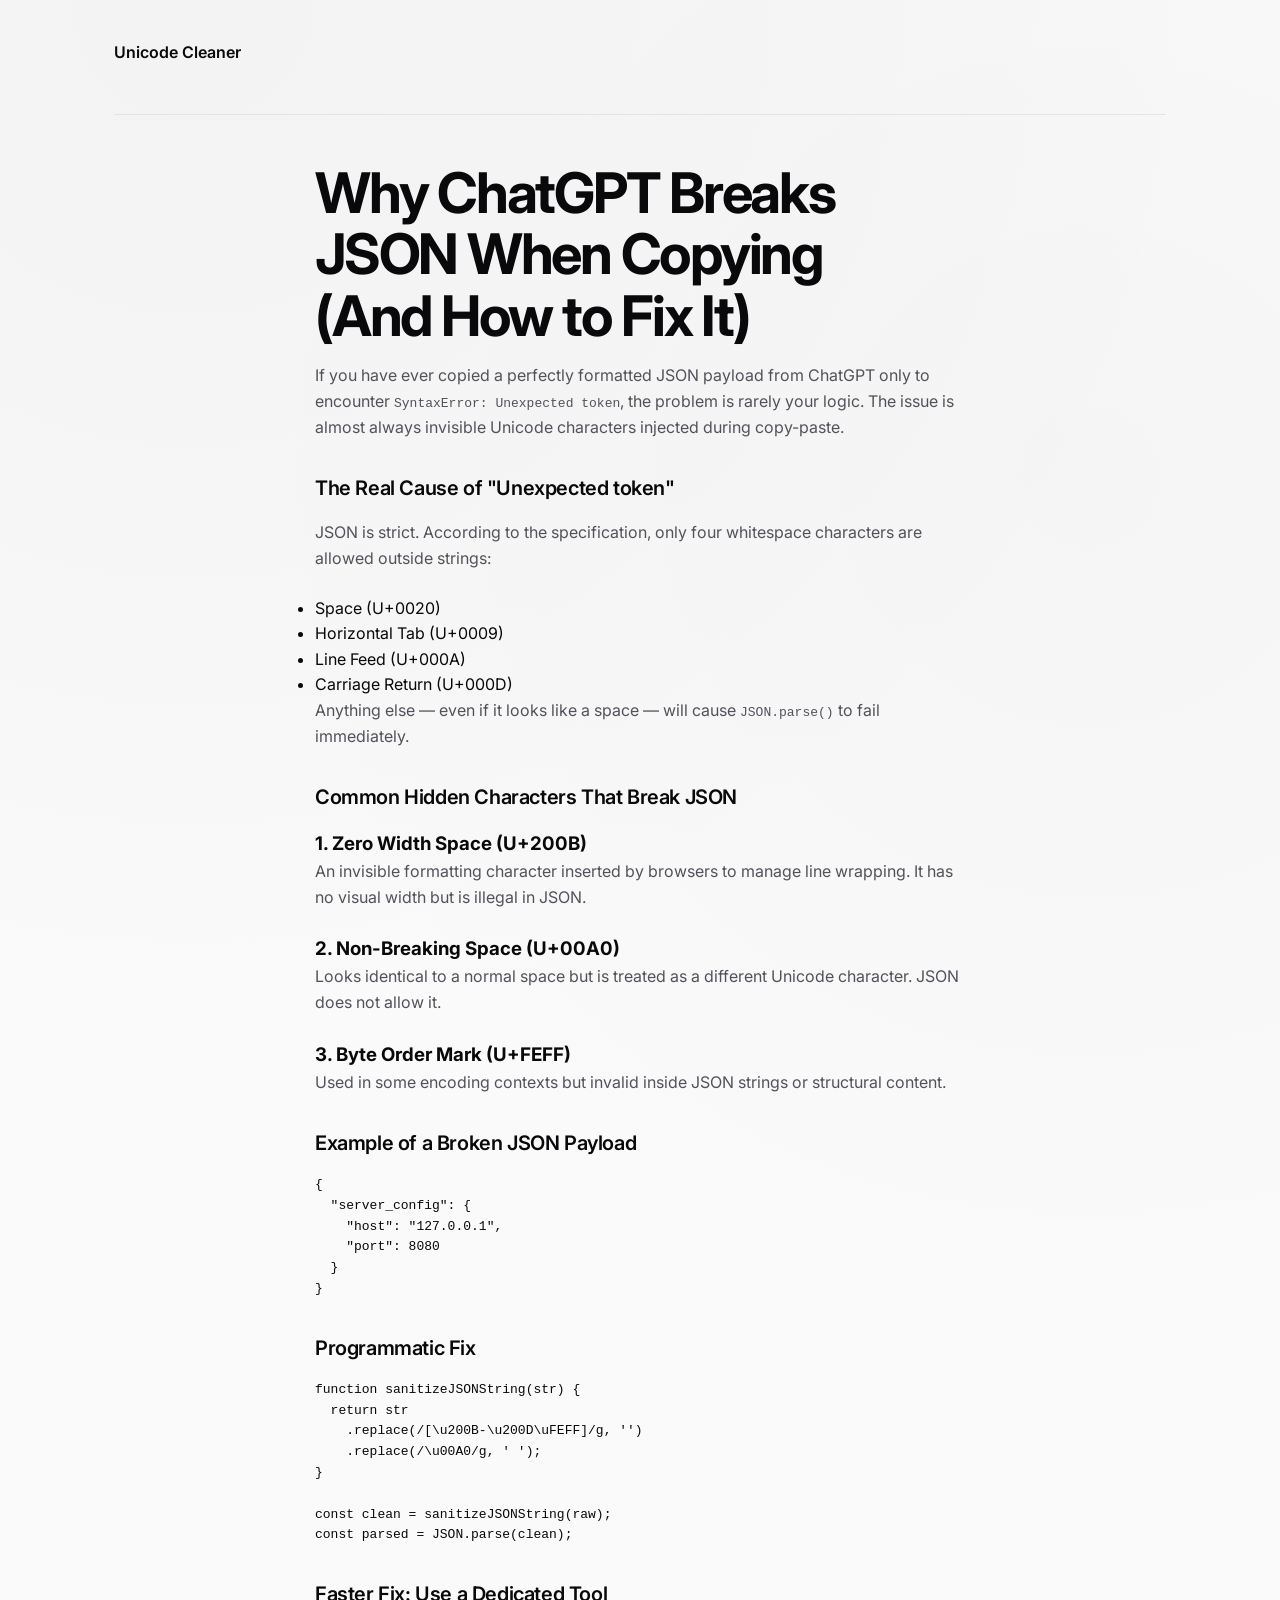
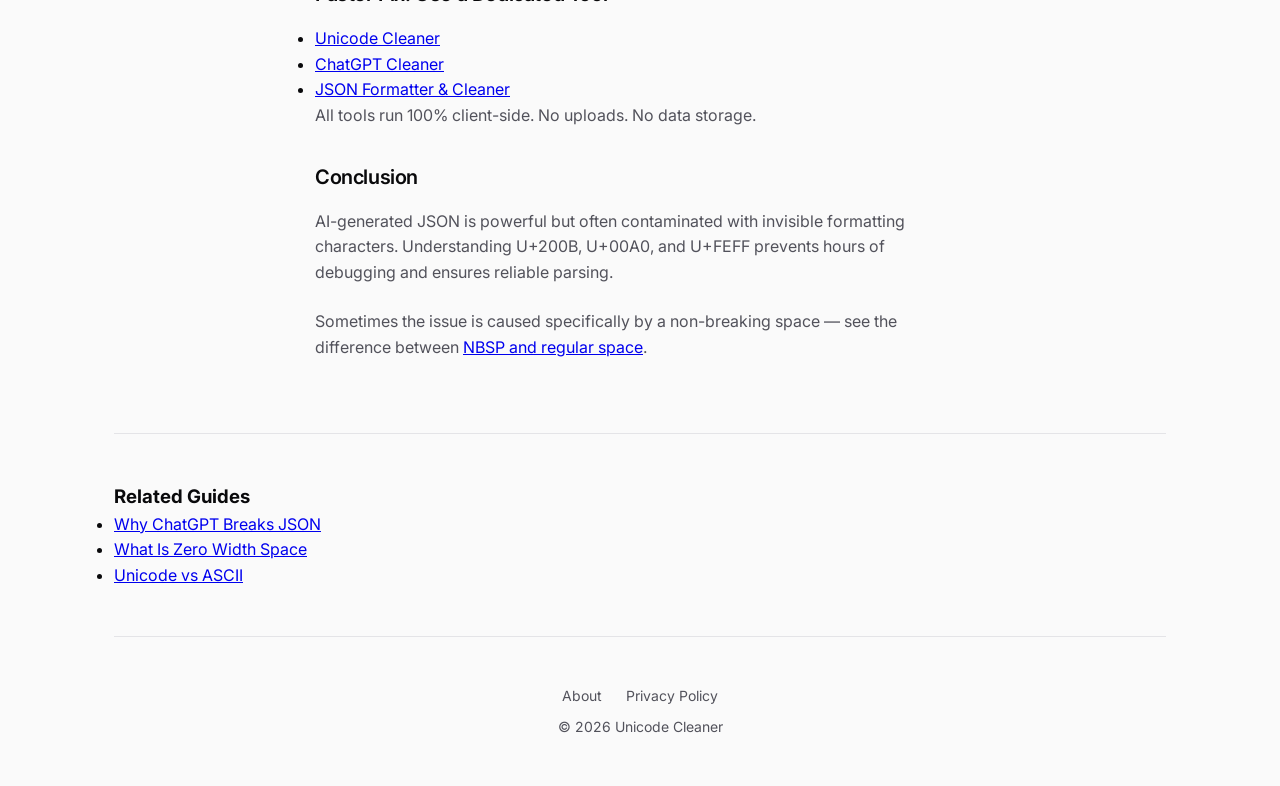
<file: why-chatgpt-breaks-json.html>
<!DOCTYPE html>
<html lang="en">
<head>
<meta charset="UTF-8">
<meta name="viewport" content="width=device-width, initial-scale=1.0">

<title>Why ChatGPT Breaks JSON When Copying (And How to Fix It) | Unicode Cleaner</title>

<meta name="description" content="Discover why copy-pasting JSON from ChatGPT causes SyntaxError: Unexpected token. Learn how hidden Unicode characters like U+200B, NBSP, and BOM break JSON.parse() and how to fix it.">

<link rel="canonical" href="https://unicodecleaner.online/why-chatgpt-breaks-json.html">

<meta property="og:type" content="article">
<meta property="og:url" content="https://unicodecleaner.online/why-chatgpt-breaks-json.html">
<meta property="og:title" content="Why ChatGPT Breaks JSON When Copying (And How to Fix It)">
<meta property="og:description" content="Learn why hidden Unicode characters break JSON parsing and how to fix invisible copy-paste errors from ChatGPT.">
<meta property="og:image" content="https://unicodecleaner.online/unicode-cleaner-preview.jpg">

<meta name="twitter:card" content="summary_large_image">
<meta name="twitter:title" content="Why ChatGPT Breaks JSON When Copying (And How to Fix It)">
<meta name="twitter:description" content="Fix JSON.parse errors caused by invisible Unicode characters like U+200B and NBSP.">
<meta name="twitter:image" content="https://unicodecleaner.online/unicode-cleaner-preview.jpg">

<link rel="preconnect" href="https://fonts.googleapis.com">
<link rel="preconnect" href="https://fonts.gstatic.com" crossorigin>
<link href="https://fonts.googleapis.com/css2?family=Inter:wght@400;500;600;700&family=JetBrains+Mono:wght@400;500&display=swap" rel="stylesheet">

<link rel="stylesheet" href="css/style.css?v=2.0">
<meta name="theme-color" content="#4f46e5">

</head>
<body>

<div class="container">

<nav class="top-nav">
    <div class="nav-brand">
        <a href="/" style="text-decoration:none;color:inherit;">Unicode Cleaner</a>
    </div>
</nav>

<section class="u-section">
<div class="faq-container">

<h1>Why ChatGPT Breaks JSON When Copying (And How to Fix It)</h1>

<p>If you have ever copied a perfectly formatted JSON payload from ChatGPT only to encounter <code>SyntaxError: Unexpected token</code>, the problem is rarely your logic. The issue is almost always invisible Unicode characters injected during copy-paste.</p>

<h2>The Real Cause of "Unexpected token"</h2>

<p>JSON is strict. According to the specification, only four whitespace characters are allowed outside strings:</p>

<ul>
<li>Space (U+0020)</li>
<li>Horizontal Tab (U+0009)</li>
<li>Line Feed (U+000A)</li>
<li>Carriage Return (U+000D)</li>
</ul>

<p>Anything else — even if it looks like a space — will cause <code>JSON.parse()</code> to fail immediately.</p>

<h2>Common Hidden Characters That Break JSON</h2>

<h3>1. Zero Width Space (U+200B)</h3>
<p>An invisible formatting character inserted by browsers to manage line wrapping. It has no visual width but is illegal in JSON.</p>

<h3>2. Non-Breaking Space (U+00A0)</h3>
<p>Looks identical to a normal space but is treated as a different Unicode character. JSON does not allow it.</p>

<h3>3. Byte Order Mark (U+FEFF)</h3>
<p>Used in some encoding contexts but invalid inside JSON strings or structural content.</p>

<h2>Example of a Broken JSON Payload</h2>

<pre><code>{
  "server_config": {
    "host": "127.0.0.1",
    "port": 8080
  }
}</code></pre>

<h2>Programmatic Fix</h2>

<pre><code>function sanitizeJSONString(str) {
  return str
    .replace(/[\u200B-\u200D\uFEFF]/g, '')
    .replace(/\u00A0/g, ' ');
}

const clean = sanitizeJSONString(raw);
const parsed = JSON.parse(clean);</code></pre>

<h2>Faster Fix: Use a Dedicated Tool</h2>

<ul>
<li><a href="/">Unicode Cleaner</a></li>
<li><a href="/chatgpt-cleaner.html">ChatGPT Cleaner</a></li>
<li><a href="/json-cleaner.html">JSON Formatter & Cleaner</a></li>
</ul>

<p>All tools run 100% client-side. No uploads. No data storage.</p>

<h2>Conclusion</h2>

<p>AI-generated JSON is powerful but often contaminated with invisible formatting characters. Understanding U+200B, U+00A0, and U+FEFF prevents hours of debugging and ensures reliable parsing.</p>
    <p>Sometimes the issue is caused specifically by a non-breaking space — see the difference between <a href="/nbsp-vs-regular-space.html">NBSP and regular space</a>.</p>

</div>
</section>

    <section class="u-section">
  <h3>Related Guides</h3>
  <ul>
    <li><a href="/why-chatgpt-breaks-json.html">Why ChatGPT Breaks JSON</a></li>
    <li><a href="/what-is-zero-width-space.html">What Is Zero Width Space</a></li>
    <li><a href="/unicode-vs-ascii.html">Unicode vs ASCII</a></li>
  </ul>
    </section>
    
<footer>
    <div class="footer-links">
        <a href="/about.html">About</a>
        <a href="/privacy.html">Privacy Policy</a>
    </div>
    <div class="copyright u-mt-1">
        &copy; 2026 Unicode Cleaner
    </div>
</footer>

</div>

</body>
</html>
</file>
<file: css/style.css>
:root {
    color-scheme: light;
    
    /* Modern SaaS Typography */
    --font-sans: 'Inter', -apple-system, BlinkMacSystemFont, 'Segoe UI', Roboto, Helvetica, Arial, sans-serif;
    --font-mono: 'JetBrains Mono', 'SFMono-Regular', Menlo, Monaco, Consolas, monospace;

    /* Refined Spacing Scale */
    --space-1: 0.5rem;   /* 8px */
    --space-2: 1rem;     /* 16px */
    --space-3: 1.5rem;   /* 24px */
    --space-4: 2rem;     /* 32px */
    --space-5: 3rem;     /* 48px */
    --space-6: 5rem;     /* 80px */

    /* Radii */
    --radius-sm: 6px;
    --radius-md: 8px;
    --radius-lg: 12px;

    /* Light Mode Colors (Vercel/Stripe inspired) */
    --bg-body: #fafafa;
    --bg-elevated: #ffffff;
    --bg-soft: #f4f4f5;
    --bg-input: #ffffff;
    
    --text-main: #09090b;
    --text-muted: #52525b;
    --text-soft: #a1a1aa;
    
    --border: #e4e4e7;
    --border-strong: #d4d4d8;
    --border-hover: #a1a1aa;

    --primary: #000000;
    --primary-hover: #27272a;
    --primary-soft: #f4f4f5;

    --highlight-bg: #fef2f2;
    --highlight-text: #dc2626;
    --highlight-border: #fecaca;

    --success-bg: #ecfdf3;
    --success-text: #027a48;

    /* Ambient Gradients */
    --glow-1: rgba(0, 0, 0, 0.03);
    --glow-2: rgba(0, 0, 0, 0.02);

    /* Shadows */
    --shadow-sm: 0 1px 2px rgba(0, 0, 0, 0.04);
    --shadow-md: 0 4px 6px -1px rgba(0, 0, 0, 0.05), 0 2px 4px -2px rgba(0, 0, 0, 0.05);
    --shadow-lg: 0 10px 15px -3px rgba(0, 0, 0, 0.05), 0 4px 6px -4px rgba(0, 0, 0, 0.05);
}

[data-theme='dark'] {
    color-scheme: dark;
    
    /* Dark Mode Colors (Deep, high contrast) */
    --bg-body: #000000;
    --bg-elevated: #09090b;
    --bg-soft: #18181b;
    --bg-input: #09090b;
    
    --text-main: #ededed;
    --text-muted: #a1a1aa;
    --text-soft: #52525b;
    
    --border: #27272a;
    --border-strong: #3f3f46;
    --border-hover: #52525b;

    --primary: #ffffff;
    --primary-hover: #e4e4e7;
    --primary-soft: #18181b;

    --highlight-bg: rgba(239, 68, 68, 0.1);
    --highlight-text: #fca5a5;
    --highlight-border: rgba(248, 113, 113, 0.2);

    --success-bg: rgba(16, 185, 129, 0.1);
    --success-text: #6ee7b7;

    --glow-1: rgba(255, 255, 255, 0.05);
    --glow-2: rgba(255, 255, 255, 0.03);

    --shadow-sm: 0 1px 2px rgba(0, 0, 0, 0.8);
    --shadow-md: 0 4px 6px -1px rgba(0, 0, 0, 0.5);
    --shadow-lg: 0 10px 15px -3px rgba(0, 0, 0, 0.5);
}

* {
    box-sizing: border-box;
    margin: 0;
    padding: 0;
}

body {
    font-family: var(--font-sans);
    background-color: var(--bg-body);
    background-image: 
        radial-gradient(circle at 15% 0%, var(--glow-1) 0%, transparent 40%),
        radial-gradient(circle at 85% 20%, var(--glow-2) 0%, transparent 40%);
    color: var(--text-main);
    line-height: 1.6;
    min-height: 100vh;
    display: flex;
    flex-direction: column;
    -webkit-font-smoothing: antialiased;
    -moz-osx-font-smoothing: grayscale;
    transition: background-color 0.3s ease, color 0.3s ease;
}

/* Utilities */
.u-flex-1 { flex: 1; }
.u-mt-1 { margin-top: var(--space-1); }

.container {
    max-width: 1100px;
    width: 100%;
    margin: 0 auto;
    padding: var(--space-3);
    flex: 1;
    display: flex;
    flex-direction: column;
}

/* Navigation */
.top-nav {
    display: flex;
    justify-content: space-between;
    align-items: center;
    padding: var(--space-2) 0;
    margin-bottom: var(--space-4);
}

.nav-brand {
    font-weight: 600;
    font-size: 1rem;
    display: flex;
    align-items: center;
    gap: var(--space-1);
    color: var(--text-main);
}

/* Hero Section */
.hero {
    text-align: center;
    margin-bottom: var(--space-5);
    padding: 0 var(--space-2);
}

h1 {
    font-size: clamp(2rem, 5vw, 3.5rem);
    font-weight: 700;
    letter-spacing: -0.04em;
    line-height: 1.1;
    text-wrap: balance;
    margin-bottom: var(--space-2);
}

.text-gradient {
    background: linear-gradient(135deg, var(--text-main) 0%, var(--text-soft) 100%);
    -webkit-background-clip: text;
    -webkit-text-fill-color: transparent;
}

.subtitle {
    font-size: 1.125rem;
    color: var(--text-muted);
    max-width: 60ch;
    margin: 0 auto;
    text-wrap: balance;
}

/* Buttons */
button {
    cursor: pointer;
    border: 1px solid transparent;
    outline: none;
    font-family: inherit;
    font-weight: 500;
    font-size: 0.875rem;
    border-radius: var(--radius-sm);
    transition: all 0.2s cubic-bezier(0.4, 0, 0.2, 1);
    display: inline-flex;
    align-items: center;
    justify-content: center;
    gap: 0.5rem;
}

button:focus-visible {
    box-shadow: 0 0 0 2px var(--bg-body), 0 0 0 4px var(--text-soft);
}

.btn-icon {
    background: transparent;
    color: var(--text-muted);
    padding: 0.5rem;
    border: 1px solid var(--border);
    border-radius: var(--radius-md);
}

.btn-icon:hover {
    color: var(--text-main);
    background-color: var(--bg-soft);
    border-color: var(--border-strong);
}

.btn-primary {
    background-color: var(--primary);
    color: var(--bg-body);
    padding: 0.5rem 1rem;
    box-shadow: var(--shadow-sm);
}

.btn-primary:hover {
    background-color: var(--primary-hover);
    transform: translateY(-1px);
}

.btn-secondary {
    background-color: var(--bg-elevated);
    border-color: var(--border);
    color: var(--text-main);
    padding: 0.5rem 1rem;
    box-shadow: var(--shadow-sm);
}

.btn-secondary:hover {
    background-color: var(--bg-soft);
    border-color: var(--border-hover);
}

.btn-ghost {
    background: transparent;
    color: var(--text-muted);
    padding: 0.25rem 0.5rem;
    font-size: 0.8rem;
}

.btn-ghost:hover {
    color: var(--text-main);
    background-color: var(--bg-soft);
}

/* App Grid */
.app-grid {
    display: grid;
    grid-template-columns: 1fr;
    gap: var(--space-3);
    margin-bottom: var(--space-5);
}

@media (min-width: 900px) {
    .app-grid {
        grid-template-columns: 1fr 1fr;
    }
}

/* Cards */
.card {
    background-color: var(--bg-elevated);
    border-radius: var(--radius-lg);
    border: 1px solid var(--border);
    box-shadow: var(--shadow-md);
    display: flex;
    flex-direction: column;
    overflow: hidden;
    transition: box-shadow 0.3s ease;
}

.card:hover {
    box-shadow: var(--shadow-lg);
}

.card-header {
    padding: var(--space-2) var(--space-3);
    border-bottom: 1px solid var(--border);
    display: flex;
    justify-content: space-between;
    align-items: center;
    background-color: var(--bg-elevated);
}

.card-title {
    font-weight: 600;
    font-size: 0.875rem;
    color: var(--text-main);
    display: flex;
    align-items: center;
    gap: 0.5rem;
}

.badge {
    background-color: var(--primary-soft);
    color: var(--text-muted);
    font-size: 0.75rem;
    padding: 0.125rem 0.625rem;
    border-radius: 99px;
    font-weight: 500;
    border: 1px solid var(--border);
}

.badge.active {
    background-color: var(--highlight-bg);
    color: var(--highlight-text);
    border-color: var(--highlight-border);
    font-weight: 600;
}

/* Inputs & Preview */
.input-wrapper, .preview-wrapper {
    position: relative;
    flex: 1;
    display: flex;
    flex-direction: column;
    min-height: 360px;
    background-color: var(--bg-input);
}

textarea {
    width: 100%;
    flex: 1;
    padding: var(--space-3);
    border: none;
    resize: none;
    background: transparent;
    color: var(--text-main);
    font-family: var(--font-mono);
    font-size: 0.875rem;
    line-height: 1.6;
    outline: none;
}

textarea::placeholder {
    color: var(--text-soft);
}

.preview-wrapper {
    overflow-y: auto;
    padding: var(--space-3);
    font-family: var(--font-mono);
    font-size: 0.875rem;
    line-height: 1.6;
    color: var(--text-main);
    white-space: pre-wrap;
    word-break: break-word;
}

.empty-state {
    color: var(--text-soft);
    font-style: italic;
    display: none;
}

.empty-state.is-visible {
    display: block;
}

.actions-bar {
    padding: var(--space-2) var(--space-3);
    background-color: var(--bg-elevated);
    border-top: 1px solid var(--border);
    display: flex;
    flex-wrap: wrap;
    gap: var(--space-2);
    align-items: center;
}

.meta-row {
    font-size: 0.8rem;
    color: var(--text-muted);
    font-family: var(--font-mono);
}

/* Stats Panel */
.stats-panel {
    background-color: var(--bg-elevated);
    border: 1px solid var(--border);
    border-radius: var(--radius-md);
    padding: var(--space-3);
    margin-bottom: var(--space-5);
    box-shadow: var(--shadow-sm);
}

.stats-header {
    font-size: 0.75rem;
    font-weight: 600;
    letter-spacing: 0.05em;
    color: var(--text-muted);
    margin-bottom: var(--space-2);
    text-transform: uppercase;
}

.stats-list {
    list-style: none;
    font-family: var(--font-mono);
    font-size: 0.875rem;
    color: var(--text-main);
}

.stats-list li {
    padding: 0.25rem 0;
    border-bottom: 1px dashed var(--border);
}

.stats-list li:last-child {
    border-bottom: none;
}

/* Tools Section */
.tools-section {
    margin: var(--space-6) 0 var(--space-5);
}

.tools-section h2 {
    font-size: 1.5rem;
    font-weight: 600;
    margin-bottom: var(--space-3);
    letter-spacing: -0.02em;
}

.tools-grid {
    display: grid;
    grid-template-columns: 1fr;
    gap: var(--space-3);
}

@media (min-width: 768px) {
    .tools-grid {
        grid-template-columns: repeat(3, 1fr);
    }
}

.tool-card {
    display: flex;
    flex-direction: column;
    text-decoration: none;
    background-color: var(--bg-elevated);
    border: 1px solid var(--border);
    border-radius: var(--radius-lg);
    padding: var(--space-3);
    transition: all 0.2s ease;
}

.tool-icon {
    font-size: 1.5rem;
    margin-bottom: var(--space-2);
    display: flex;
    align-items: center;
    justify-content: center;
    width: 40px;
    height: 40px;
    background: var(--bg-soft);
    border-radius: var(--radius-sm);
    border: 1px solid var(--border);
}

.tool-card h3 {
    font-size: 1rem;
    font-weight: 600;
    margin-bottom: var(--space-1);
    color: var(--text-main);
}

.tool-card p {
    color: var(--text-muted);
    font-size: 0.875rem;
    line-height: 1.5;
    flex: 1;
}

.tool-card:hover, .tool-card:focus-visible {
    border-color: var(--border-hover);
    box-shadow: var(--shadow-md);
    transform: translateY(-2px);
}

.active-tool {
    box-shadow: 0 0 0 1px var(--text-main);
    border-color: transparent;
}

/* FAQ Section */
.u-section {
    padding: var(--space-5) 0;
    border-top: 1px solid var(--border);
}

.faq-container {
    max-width: 65ch;
    margin: 0 auto;
}

.faq-container h2 {
    font-size: 1.25rem;
    font-weight: 600;
    margin: var(--space-4) 0 var(--space-2);
    letter-spacing: -0.02em;
}

.faq-container h2:first-child {
    margin-top: 0;
}

.faq-container p {
    color: var(--text-muted);
    margin-bottom: var(--space-3);
}

.related-links {
    margin-top: var(--space-4);
    padding: var(--space-3);
    background-color: var(--bg-soft);
    border-radius: var(--radius-md);
    font-size: 0.875rem;
    display: flex;
    flex-wrap: wrap;
    gap: var(--space-2);
    align-items: center;
}

.related-links a {
    color: var(--text-main);
    font-weight: 500;
    text-decoration: underline;
    text-decoration-color: var(--border-strong);
    text-underline-offset: 4px;
}

.related-links a:hover {
    text-decoration-color: var(--text-main);
}

/* Footer */
footer {
    margin-top: auto;
    padding: var(--space-5) 0 var(--space-3);
    text-align: center;
    font-size: 0.875rem;
    color: var(--text-muted);
    border-top: 1px solid var(--border);
}

.privacy-notice {
    display: inline-flex;
    align-items: center;
    gap: 0.5rem;
    background-color: var(--success-bg);
    color: var(--success-text);
    padding: 0.5rem 1rem;
    border-radius: 99px;
    margin-bottom: var(--space-3);
    font-weight: 500;
}

.footer-links {
    display: flex;
    justify-content: center;
    gap: var(--space-3);
    margin-bottom: var(--space-1);
}

.footer-links a {
    color: var(--text-muted);
    text-decoration: none;
    transition: color 0.2s;
}

.footer-links a:hover {
    color: var(--text-main);
}

/* Toast */
.toast {
    position: fixed;
    bottom: var(--space-4);
    left: 50%;
    transform: translateX(-50%) translateY(20px);
    background-color: var(--text-main);
    color: var(--bg-body);
    padding: 0.75rem 1.5rem;
    border-radius: 99px;
    font-size: 0.875rem;
    font-weight: 500;
    opacity: 0;
    visibility: hidden;
    transition: all 0.3s cubic-bezier(0.175, 0.885, 0.32, 1.275);
    box-shadow: var(--shadow-lg);
    z-index: 50;
}

.toast.show {
    transform: translateX(-50%) translateY(0);
    opacity: 1;
    visibility: visible;
}

/* Mobile Adjustments */
@media (max-width: 600px) {
    :root {
        --space-5: 2.5rem;
        --space-6: 3rem;
    }
    .actions-bar {
        justify-content: stretch;
    }
    .actions-bar button {
        flex: 1 1 auto;
    }
    .input-wrapper, .preview-wrapper {
        min-height: 280px;
    }
}
</file>
